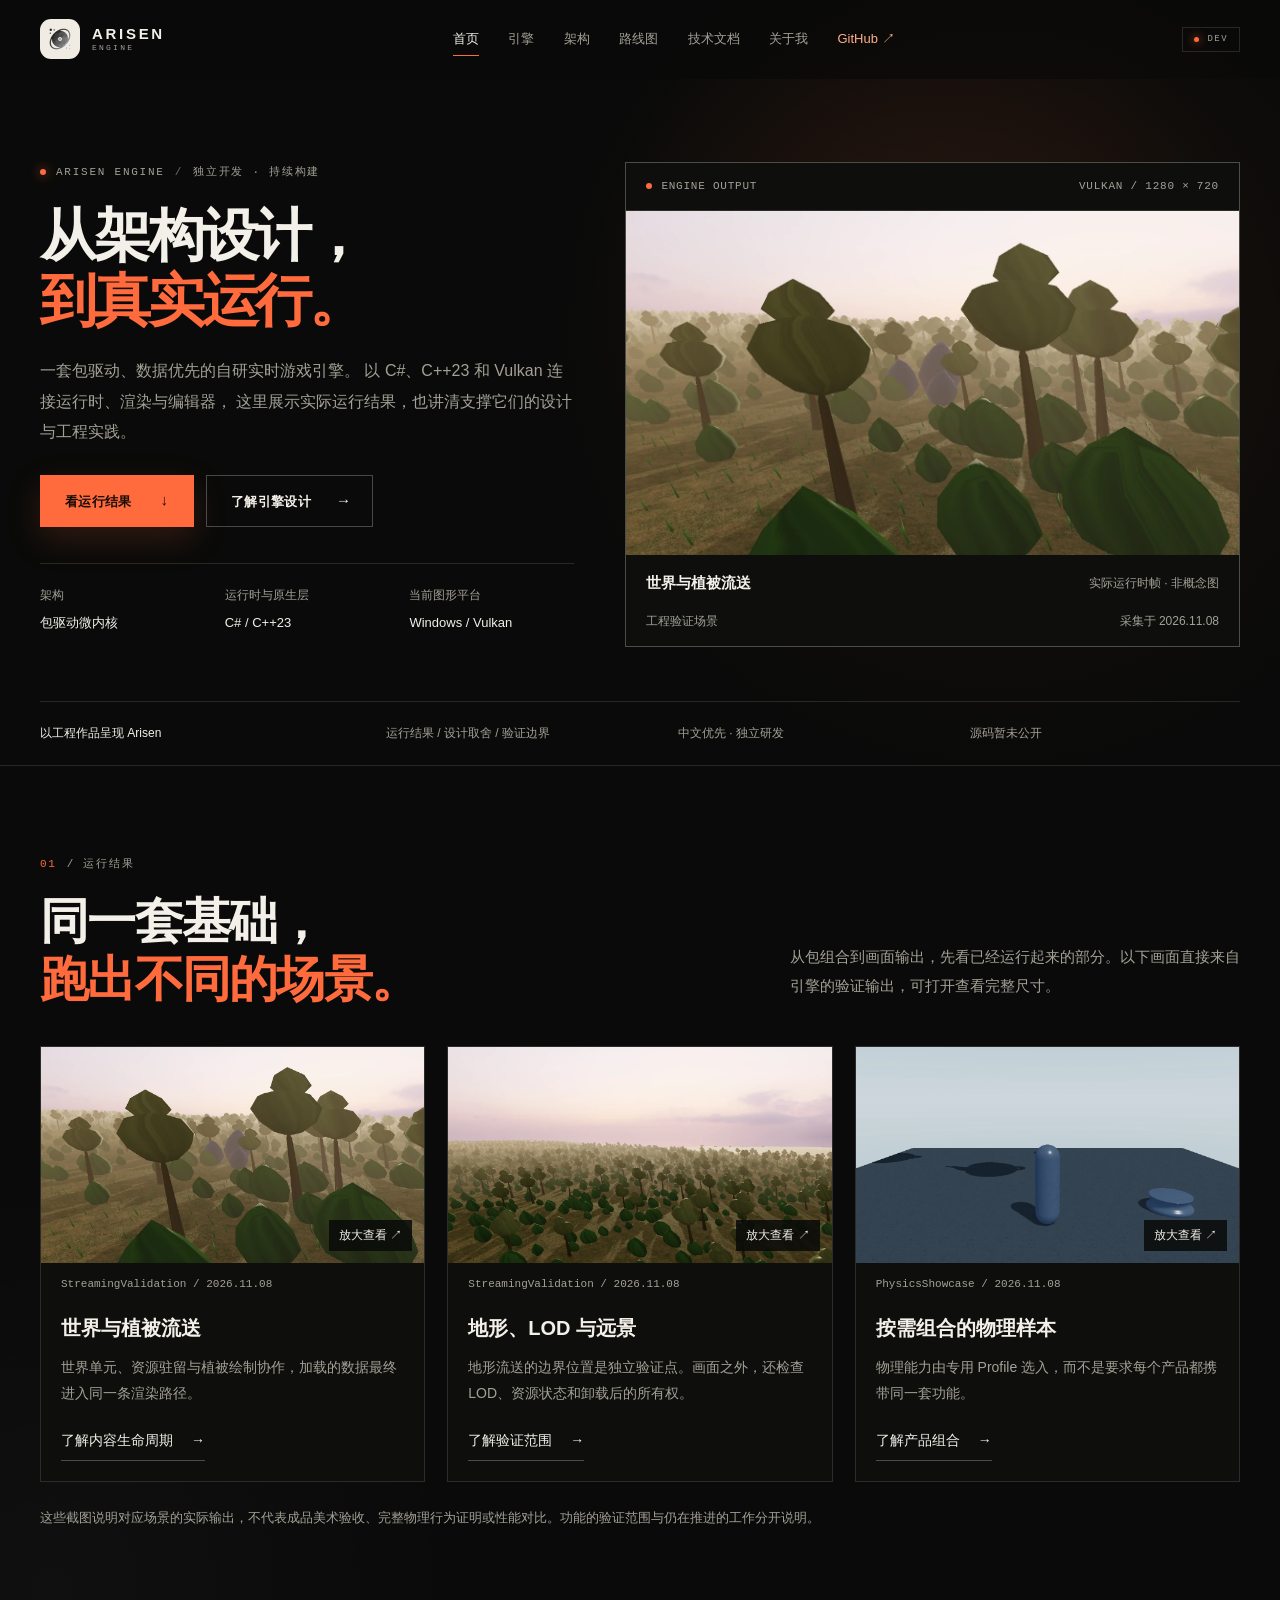
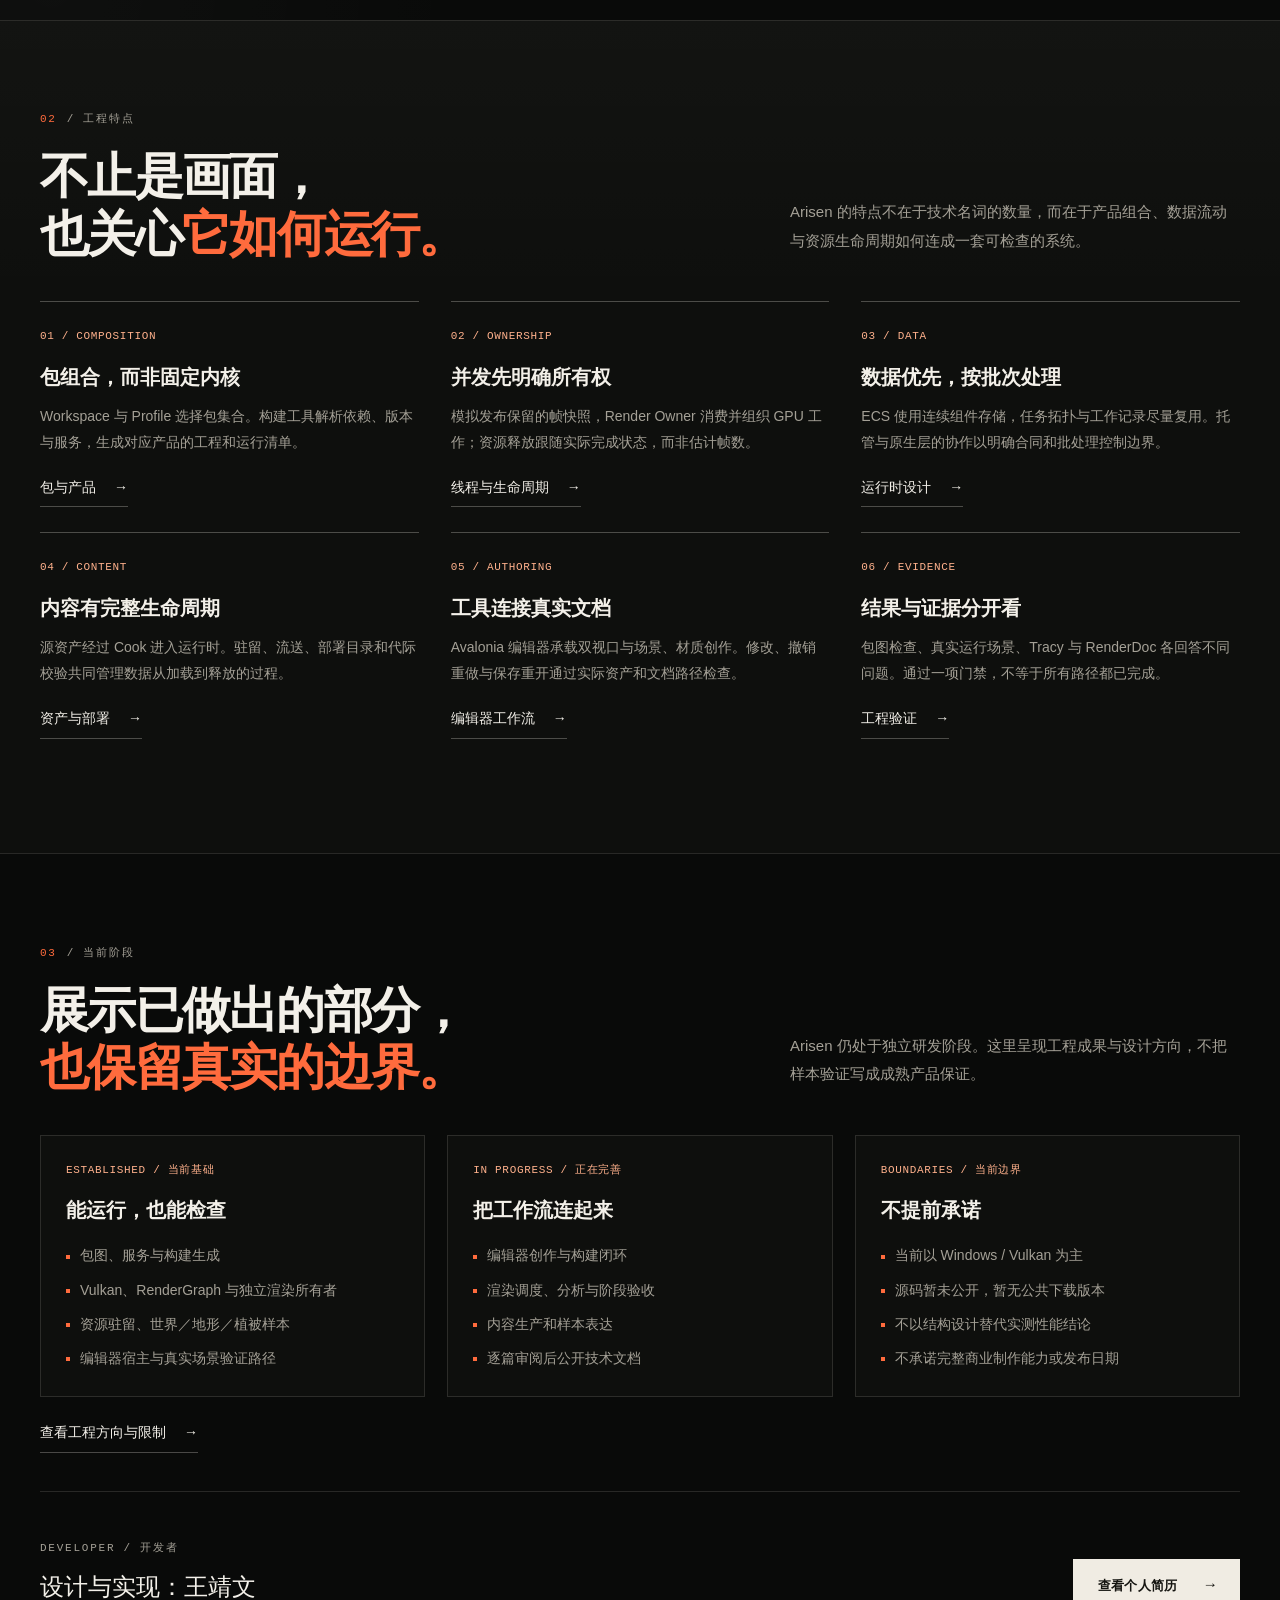
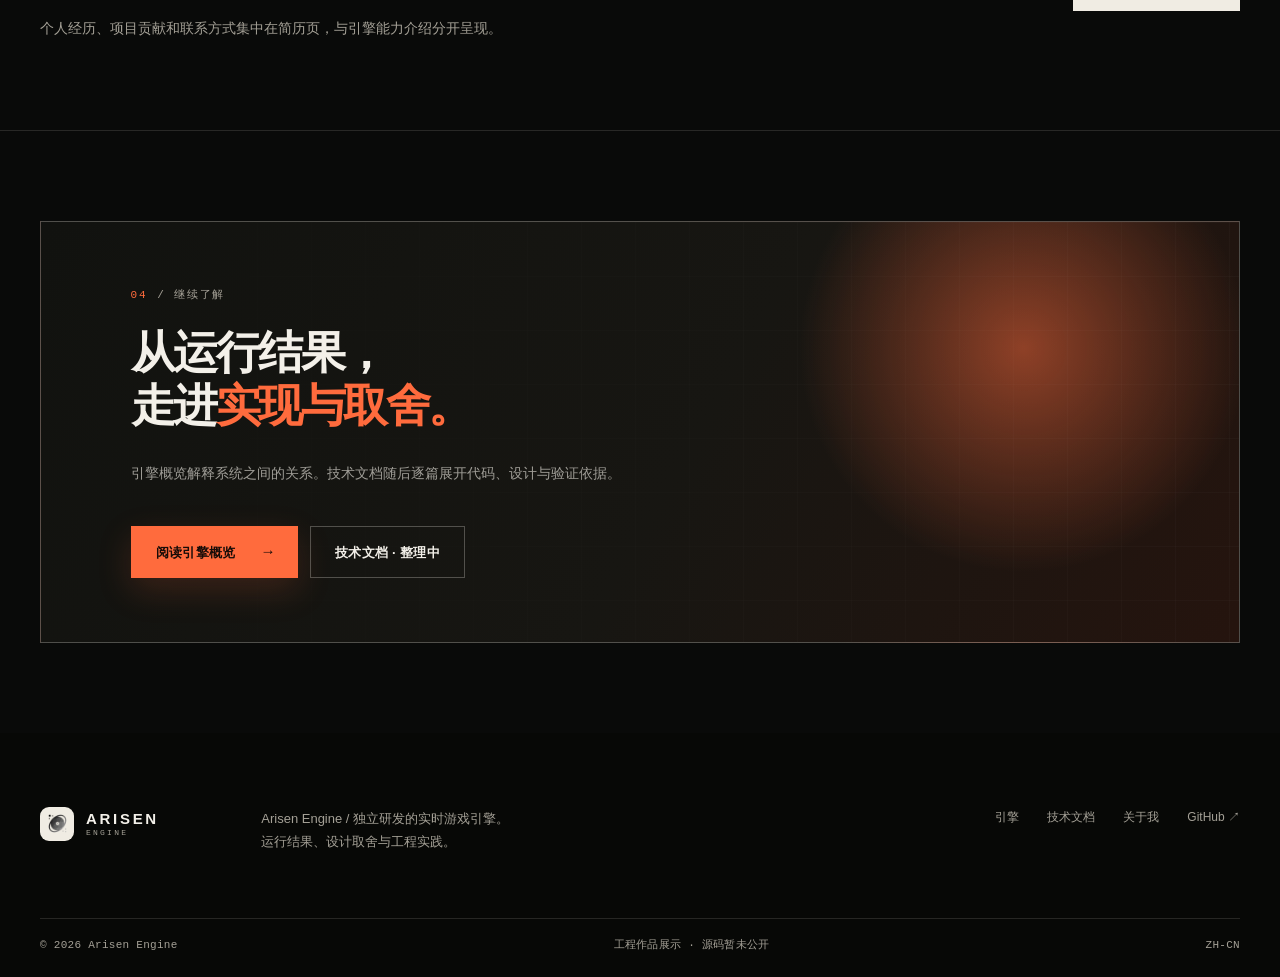
<file: index.html>
<!doctype html>
<html lang="zh-CN">
<head>
  <meta charset="utf-8">
  <meta name="viewport" content="width=device-width, initial-scale=1">
  <meta name="color-scheme" content="dark">
  <meta name="theme-color" content="#0a0a09">
  <title>Arisen Engine — 自研实时引擎与工程实践</title>
  <meta name="description" content="Arisen Engine 的工程作品展示：真实运行画面、包驱动微内核、数据优先运行时、Vulkan 渲染、编辑器与验证边界。">
  <meta name="author" content="王靖文">
  <link rel="canonical" href="https://arisenengine.github.io/">
  <meta property="og:type" content="website">
  <meta property="og:locale" content="zh_CN">
  <meta property="og:title" content="Arisen Engine — 自研实时引擎与工程实践">
  <meta property="og:description" content="Arisen Engine 的工程作品展示：真实运行画面、包驱动微内核、数据优先运行时、Vulkan 渲染、编辑器与验证边界。">
  <meta property="og:url" content="https://arisenengine.github.io/">
  <meta property="og:image" content="https://arisenengine.github.io/assets/images/og-cover.png">
  <meta property="og:image:alt" content="Arisen Engine — 为下一段世界，构建底层">
  <meta name="twitter:card" content="summary_large_image">
  <link rel="icon" type="image/png" href="assets/images/arisen-mark.png">
  <link rel="stylesheet" href="assets/css/site.css">
  <link rel="stylesheet" href="assets/css/portfolio.css">
  <script src="assets/js/site.js" defer></script>
</head>
<body class="page-home">
  <a class="skip-link" href="#main">跳到主要内容</a>

  <header class="site-header" data-header>
    <div class="shell header-inner">
      <a class="brand" href="index.html" aria-label="Arisen Engine 首页">
        <span class="brand-mark"><img src="assets/images/arisen-mark.png" alt="" width="44" height="44"></span>
        <span class="brand-type"><span>ARISEN</span><span class="brand-sub">ENGINE</span></span>
      </a>

      <button class="nav-toggle" type="button" aria-expanded="false" aria-controls="site-nav" data-nav-toggle>
        <span class="nav-toggle-label">菜单</span>
        <span class="nav-toggle-lines" aria-hidden="true"><i></i><i></i></span>
      </button>

      <nav class="site-nav" id="site-nav" aria-label="主导航" data-nav>
        <a href="index.html" aria-current="page">首页</a>
        <a href="engine.html">引擎</a>
        <a href="engine.html#architecture">架构</a>
        <a href="engine.html#roadmap">路线图</a>
        <a href="documentation.html">技术文档</a>
        <a href="about.html">关于我</a>
        <a class="nav-external" href="https://github.com/ArisenEngine" target="_blank" rel="noreferrer">
          GitHub <span aria-hidden="true">↗</span>
        </a>
      </nav>

      <span class="header-state" aria-label="开发状态：开发中">
        <i aria-hidden="true"></i> DEV
      </span>
    </div>
  </header>

  <main id="main">
    <section class="hero">
      <div class="shell hero-grid">
        <div class="hero-copy">
          <p class="eyebrow">
            <span class="status-dot" aria-hidden="true"></span>
            ARISEN ENGINE <span class="eyebrow-sep">/</span> 独立开发 · 持续构建
          </p>
          <h1>从架构设计，<br><span class="accent-text">到真实运行。</span></h1>
          <p class="hero-lede">
            一套包驱动、数据优先的自研实时游戏引擎。
            以 C#、C++23 和 Vulkan 连接运行时、渲染与编辑器，
            这里展示实际运行结果，也讲清支撑它们的设计与工程实践。
          </p>
          <div class="hero-actions">
            <a class="button button--primary" href="#showcase">看运行结果 <span class="button-arrow" aria-hidden="true">↓</span></a>
            <a class="button button--ghost" href="engine.html">了解引擎设计 <span class="button-arrow" aria-hidden="true">→</span></a>
          </div>
          <dl class="hero-specs">
            <div><dt>架构</dt><dd>包驱动微内核</dd></div>
            <div><dt>运行时与原生层</dt><dd>C# / C++23</dd></div>
            <div><dt>当前图形平台</dt><dd>Windows / Vulkan</dd></div>
          </dl>
        </div>
        <figure class="hero-capture">
          <div class="capture-bar">
            <span><i aria-hidden="true"></i> ENGINE OUTPUT</span>
            <span>VULKAN / 1280 × 720</span>
          </div>
          <a class="capture-image" href="assets/images/showcase-world.webp" target="_blank" rel="noreferrer" aria-label="打开世界流送验证场景的完整运行画面">
            <img src="assets/images/showcase-world.webp" alt="Arisen 运行时渲染的世界流送验证场景：地形上的低多边形树木、植被与远处天空。" width="1280" height="720" fetchpriority="high" decoding="async">
          </a>
          <figcaption>
            <div class="capture-caption"><strong>世界与植被流送</strong><span>实际运行时帧 · 非概念图</span></div>
            <div class="capture-note"><span>工程验证场景</span><time datetime="2026-11-08">采集于 2026.11.08</time></div>
          </figcaption>
        </figure>
      </div>
      <div class="shell project-strip" aria-label="项目当前范围">
        <strong>以工程作品呈现 Arisen</strong>
        <span>运行结果 / 设计取舍 / 验证边界</span>
        <span>中文优先 · 独立研发</span>
        <span>源码暂未公开</span>
      </div>
    </section>

    <section class="section" id="showcase">
      <div class="shell">
        <div class="section-heading section-heading--split">
          <div>
            <p class="section-kicker"><span>01</span> / 运行结果</p>
            <h2>同一套基础，<br><span class="accent-text">跑出不同的场景。</span></h2>
          </div>
          <p class="section-intro">从包组合到画面输出，先看已经运行起来的部分。以下画面直接来自引擎的验证输出，可打开查看完整尺寸。</p>
        </div>
        <div class="showcase-grid">
          <article class="showcase-card">
            <figure>
              <a class="capture-image" href="assets/images/showcase-world.webp" target="_blank" rel="noreferrer" aria-label="放大查看世界与植被流送运行画面">
                <img src="assets/images/showcase-world.webp" alt="世界单元加载后，树木与植被在地形中呈现的实际运行画面。" width="1280" height="720" loading="lazy" decoding="async">
              </a>
              <figcaption>StreamingValidation / <time datetime="2026-11-08">2026.11.08</time></figcaption>
            </figure>
            <div class="showcase-copy">
              <h3>世界与植被流送</h3>
              <p>世界单元、资源驻留与植被绘制协作，加载的数据最终进入同一条渲染路径。</p>
              <a class="text-link" href="engine.html#assets">了解内容生命周期 <span aria-hidden="true">→</span></a>
            </div>
          </article>
          <article class="showcase-card">
            <figure>
              <a class="capture-image" href="assets/images/showcase-terrain.webp" target="_blank" rel="noreferrer" aria-label="放大查看地形与植被验证画面">
                <img src="assets/images/showcase-terrain.webp" alt="地形边界与混合 LOD 验证位置的实际画面，树木和地表延伸到远处。" width="1280" height="720" loading="lazy" decoding="async">
              </a>
              <figcaption>StreamingValidation / <time datetime="2026-11-08">2026.11.08</time></figcaption>
            </figure>
            <div class="showcase-copy">
              <h3>地形、LOD 与远景</h3>
              <p>地形流送的边界位置是独立验证点。画面之外，还检查 LOD、资源状态和卸载后的所有权。</p>
              <a class="text-link" href="engine.html#validation">了解验证范围 <span aria-hidden="true">→</span></a>
            </div>
          </article>
          <article class="showcase-card">
            <figure>
              <a class="capture-image" href="assets/images/showcase-physics.webp" target="_blank" rel="noreferrer" aria-label="放大查看物理能力样本运行画面">
                <img src="assets/images/showcase-physics.webp" alt="物理能力样本中，胶囊体与基础几何体在平面上的实际渲染和阴影。" width="1280" height="720" loading="lazy" decoding="async">
              </a>
              <figcaption>PhysicsShowcase / <time datetime="2026-11-08">2026.11.08</time></figcaption>
            </figure>
            <div class="showcase-copy">
              <h3>按需组合的物理样本</h3>
              <p>物理能力由专用 Profile 选入，而不是要求每个产品都携带同一套功能。</p>
              <a class="text-link" href="engine.html#architecture">了解产品组合 <span aria-hidden="true">→</span></a>
            </div>
          </article>
        </div>
        <p class="section-note">这些截图说明对应场景的实际输出，不代表成品美术验收、完整物理行为证明或性能对比。功能的验证范围与仍在推进的工作分开说明。</p>
      </div>
    </section>

    <section class="section section--capabilities" id="capabilities">
      <div class="shell" id="structure">
        <div class="section-heading section-heading--split">
          <div>
            <p class="section-kicker"><span>02</span> / 工程特点</p>
            <h2>不止是画面，<br>也关心<span class="accent-text">它如何运行。</span></h2>
          </div>
          <p class="section-intro">Arisen 的特点不在于技术名词的数量，而在于产品组合、数据流动与资源生命周期如何连成一套可检查的系统。</p>
        </div>
        <div class="feature-grid">
          <article class="feature-card">
            <span class="feature-label">01 / COMPOSITION</span>
            <h3>包组合，而非固定内核</h3>
            <p>Workspace 与 Profile 选择包集合。构建工具解析依赖、版本与服务，生成对应产品的工程和运行清单。</p>
            <a class="text-link" href="engine.html#architecture">包与产品 <span aria-hidden="true">→</span></a>
          </article>
          <article class="feature-card">
            <span class="feature-label">02 / OWNERSHIP</span>
            <h3>并发先明确所有权</h3>
            <p>模拟发布保留的帧快照，Render Owner 消费并组织 GPU 工作；资源释放跟随实际完成状态，而非估计帧数。</p>
            <a class="text-link" href="engine.html#runtime">线程与生命周期 <span aria-hidden="true">→</span></a>
          </article>
          <article class="feature-card">
            <span class="feature-label">03 / DATA</span>
            <h3>数据优先，按批次处理</h3>
            <p>ECS 使用连续组件存储，任务拓扑与工作记录尽量复用。托管与原生层的协作以明确合同和批处理控制边界。</p>
            <a class="text-link" href="engine.html#runtime">运行时设计 <span aria-hidden="true">→</span></a>
          </article>
          <article class="feature-card">
            <span class="feature-label">04 / CONTENT</span>
            <h3>内容有完整生命周期</h3>
            <p>源资产经过 Cook 进入运行时。驻留、流送、部署目录和代际校验共同管理数据从加载到释放的过程。</p>
            <a class="text-link" href="engine.html#assets">资产与部署 <span aria-hidden="true">→</span></a>
          </article>
          <article class="feature-card">
            <span class="feature-label">05 / AUTHORING</span>
            <h3>工具连接真实文档</h3>
            <p>Avalonia 编辑器承载双视口与场景、材质创作。修改、撤销重做与保存重开通过实际资产和文档路径检查。</p>
            <a class="text-link" href="engine.html#editor">编辑器工作流 <span aria-hidden="true">→</span></a>
          </article>
          <article class="feature-card">
            <span class="feature-label">06 / EVIDENCE</span>
            <h3>结果与证据分开看</h3>
            <p>包图检查、真实运行场景、Tracy 与 RenderDoc 各回答不同问题。通过一项门禁，不等于所有路径都已完成。</p>
            <a class="text-link" href="engine.html#validation">工程验证 <span aria-hidden="true">→</span></a>
          </article>
        </div>
      </div>
    </section>

    <section class="section" id="project-status">
      <div class="shell">
        <div class="section-heading section-heading--split">
          <div>
            <p class="section-kicker"><span>03</span> / 当前阶段</p>
            <h2>展示已做出的部分，<br><span class="accent-text">也保留真实的边界。</span></h2>
          </div>
          <p class="section-intro">Arisen 仍处于独立研发阶段。这里呈现工程成果与设计方向，不把样本验证写成成熟产品保证。</p>
        </div>
        <div class="status-grid">
          <article class="status-card">
            <span class="status-label">ESTABLISHED / 当前基础</span>
            <h3>能运行，也能检查</h3>
            <ul><li>包图、服务与构建生成</li><li>Vulkan、RenderGraph 与独立渲染所有者</li><li>资源驻留、世界／地形／植被样本</li><li>编辑器宿主与真实场景验证路径</li></ul>
          </article>
          <article class="status-card">
            <span class="status-label">IN PROGRESS / 正在完善</span>
            <h3>把工作流连起来</h3>
            <ul><li>编辑器创作与构建闭环</li><li>渲染调度、分析与阶段验收</li><li>内容生产和样本表达</li><li>逐篇审阅后公开技术文档</li></ul>
          </article>
          <article class="status-card">
            <span class="status-label">BOUNDARIES / 当前边界</span>
            <h3>不提前承诺</h3>
            <ul><li>当前以 Windows / Vulkan 为主</li><li>源码暂未公开，暂无公共下载版本</li><li>不以结构设计替代实测性能结论</li><li>不承诺完整商业制作能力或发布日期</li></ul>
          </article>
        </div>
        <a class="text-link" href="engine.html#roadmap">查看工程方向与限制 <span aria-hidden="true">→</span></a>
        <div class="developer-link">
          <div>
            <p class="section-kicker">DEVELOPER / 开发者</p>
            <h3>设计与实现：王靖文</h3>
            <p>个人经历、项目贡献和联系方式集中在简历页，与引擎能力介绍分开呈现。</p>
          </div>
          <a class="button button--paper" href="about.html">查看个人简历 <span class="button-arrow" aria-hidden="true">→</span></a>
        </div>
      </div>
    </section>

    <section class="section section--closing">
      <div class="shell">
        <div class="closing-panel">
          <p class="section-kicker"><span>04</span> / 继续了解</p>
          <h2>从运行结果，<br>走进<span class="accent-text">实现与取舍。</span></h2>
          <p>引擎概览解释系统之间的关系。技术文档随后逐篇展开代码、设计与验证依据。</p>
          <div class="closing-actions">
            <a class="button button--primary" href="engine.html">阅读引擎概览 <span class="button-arrow" aria-hidden="true">→</span></a>
            <a class="button button--ghost" href="documentation.html">技术文档 · 整理中</a>
          </div>
        </div>
      </div>
    </section>
  </main>

  <footer class="site-footer">
    <div class="shell footer-main">
      <a class="brand brand--footer" href="index.html" aria-label="Arisen Engine 首页">
        <span class="brand-mark"><img src="assets/images/arisen-mark.png" alt="" width="36" height="36"></span>
        <span class="brand-type"><span>ARISEN</span><span class="brand-sub">ENGINE</span></span>
      </a>
      <p class="footer-statement">Arisen Engine / 独立研发的实时游戏引擎。<br>运行结果、设计取舍与工程实践。</p>
      <div class="footer-links">
        <a href="engine.html">引擎</a>
        <a href="documentation.html">技术文档</a>
        <a href="about.html">关于我</a>
        <a href="https://github.com/ArisenEngine" target="_blank" rel="noreferrer">GitHub ↗</a>
      </div>
    </div>
    <div class="shell footer-meta">
      <span>© <span data-year>2026</span> Arisen Engine</span>
      <span>工程作品展示 · 源码暂未公开</span>
      <span>ZH-CN</span>
    </div>
  </footer>
</body>
</html>
</file>
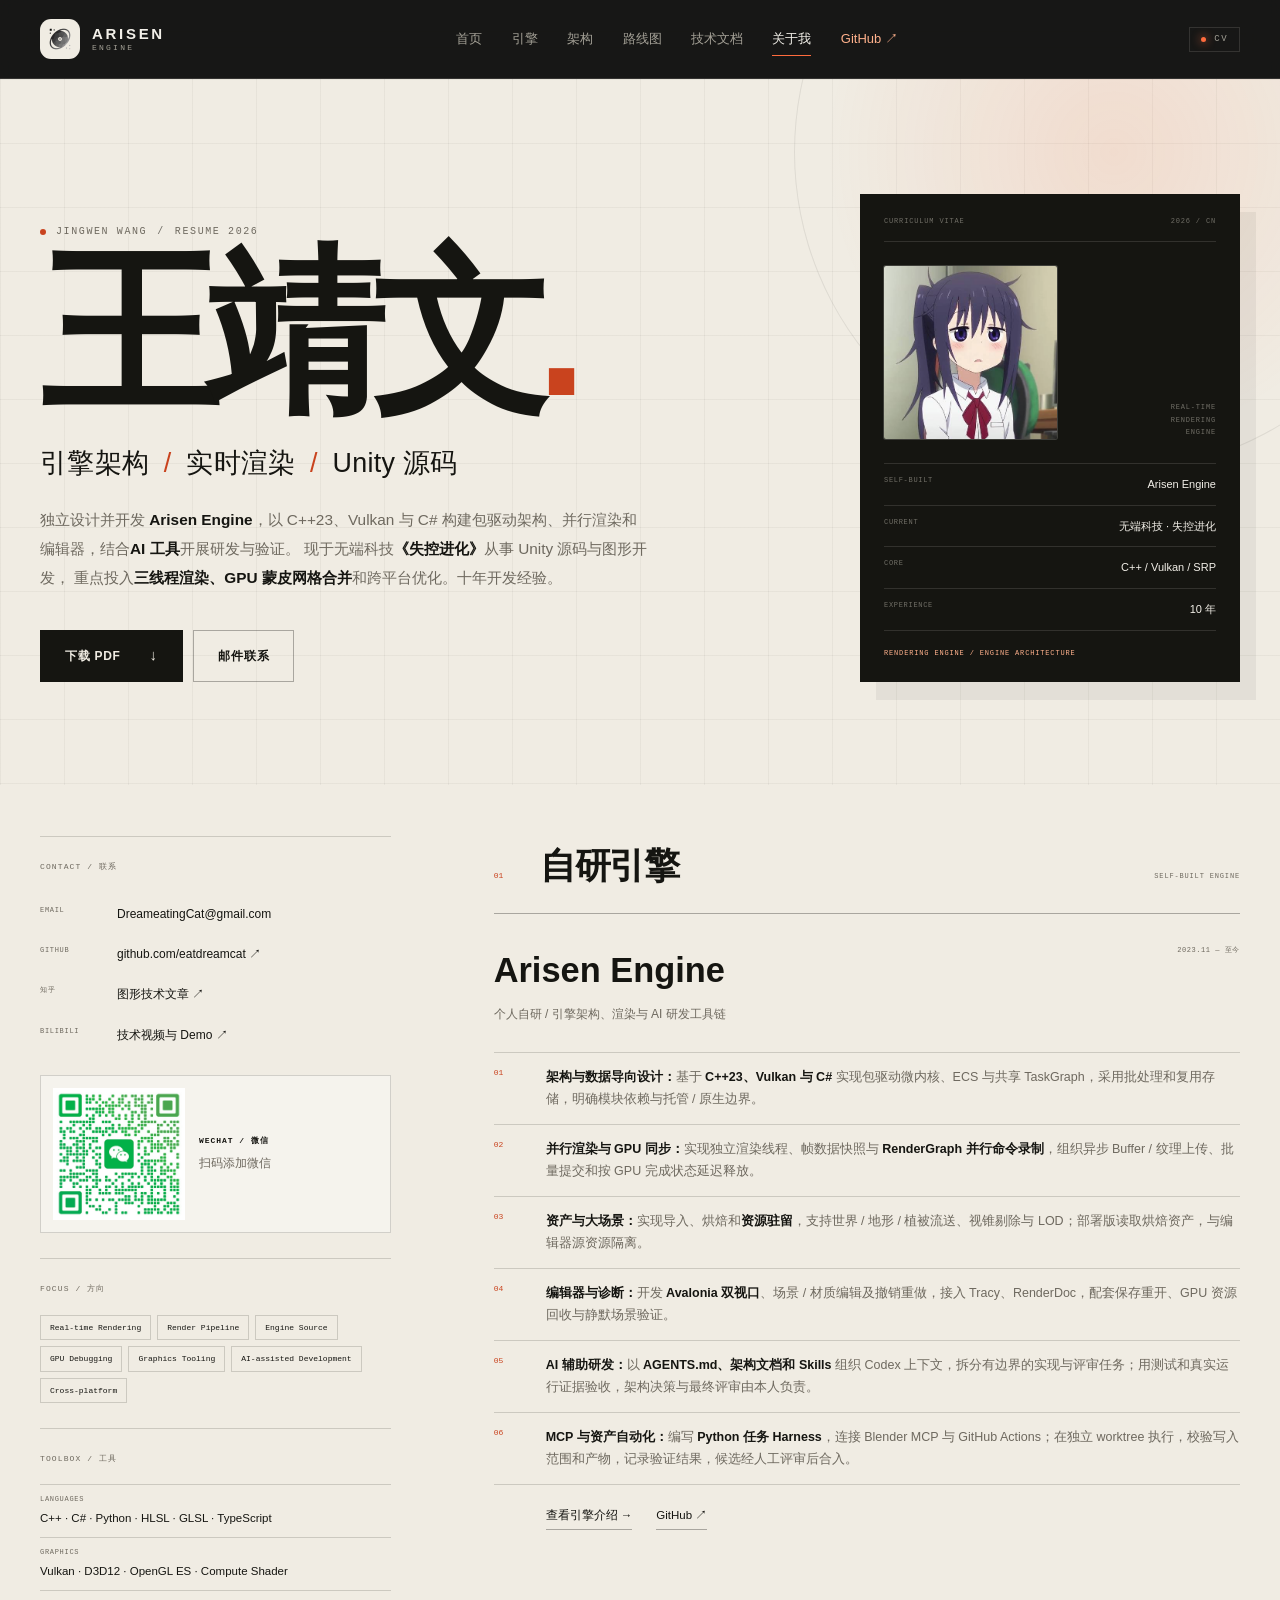
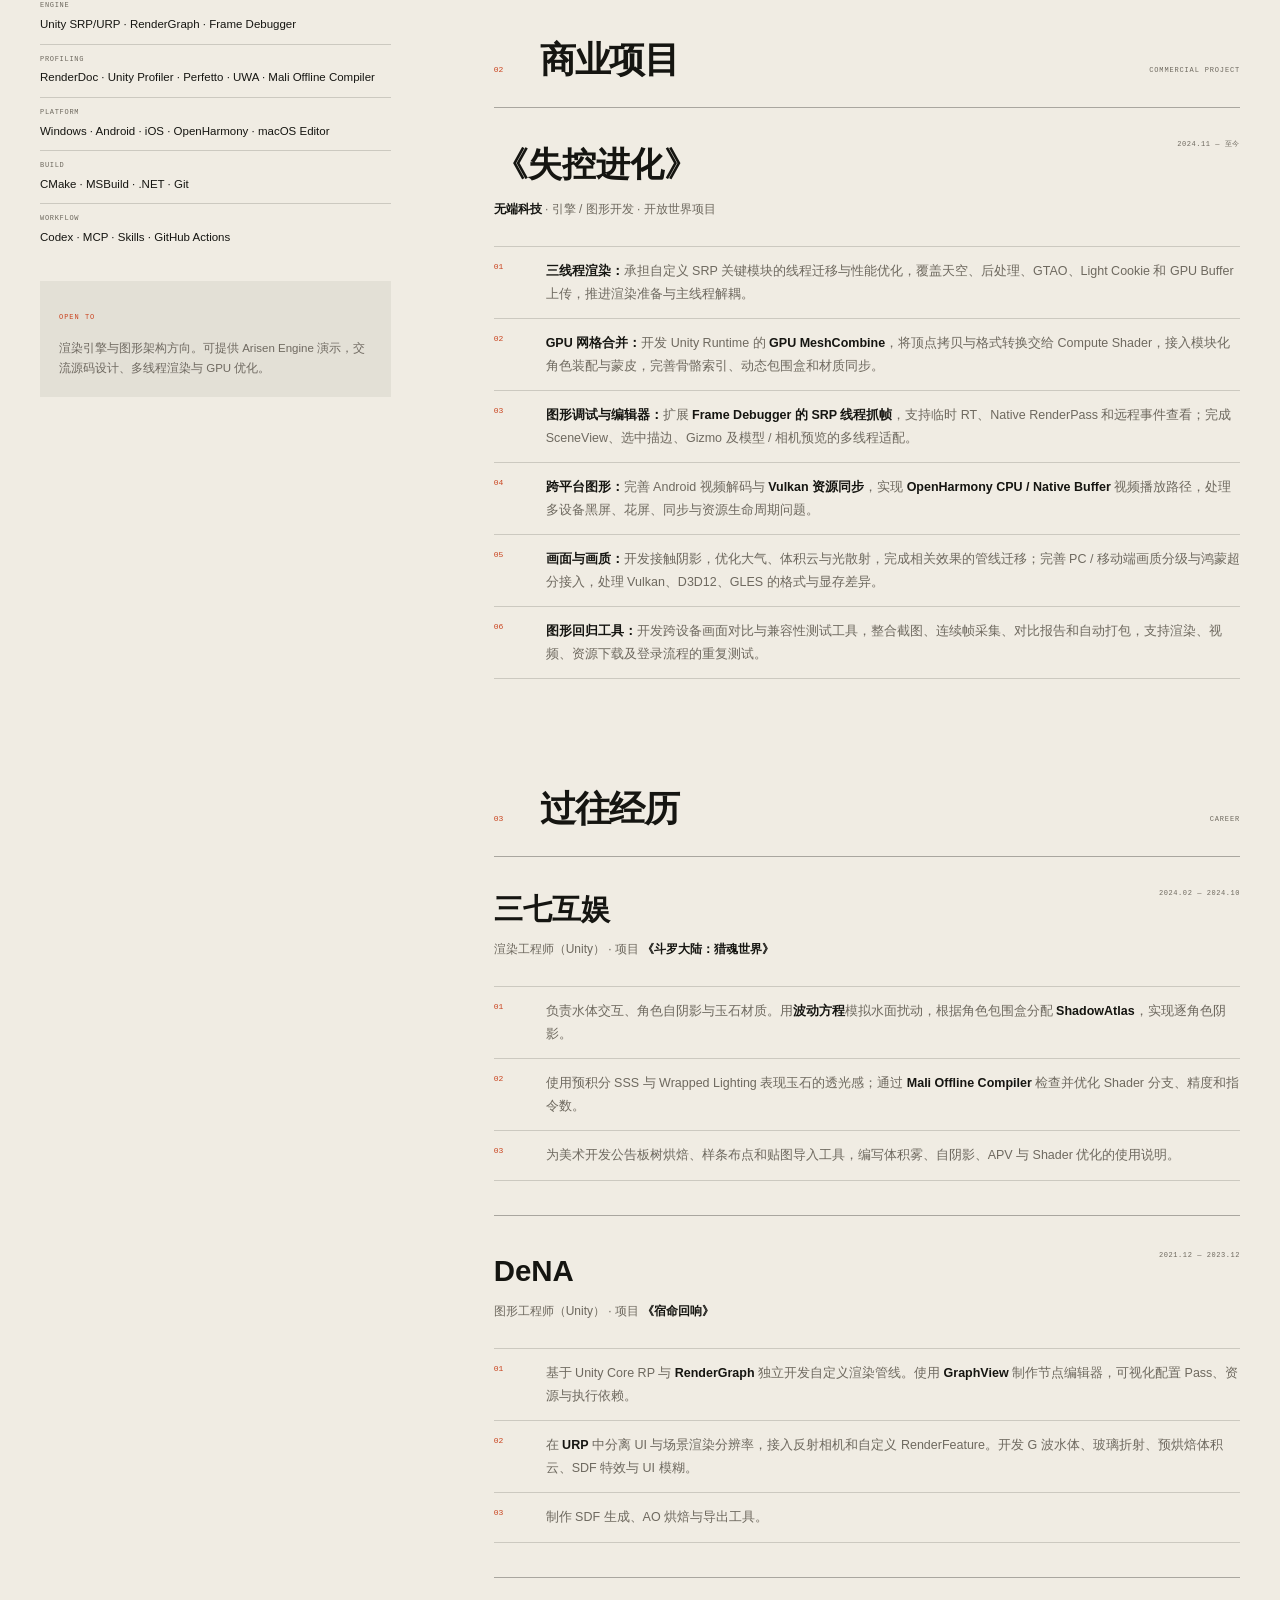
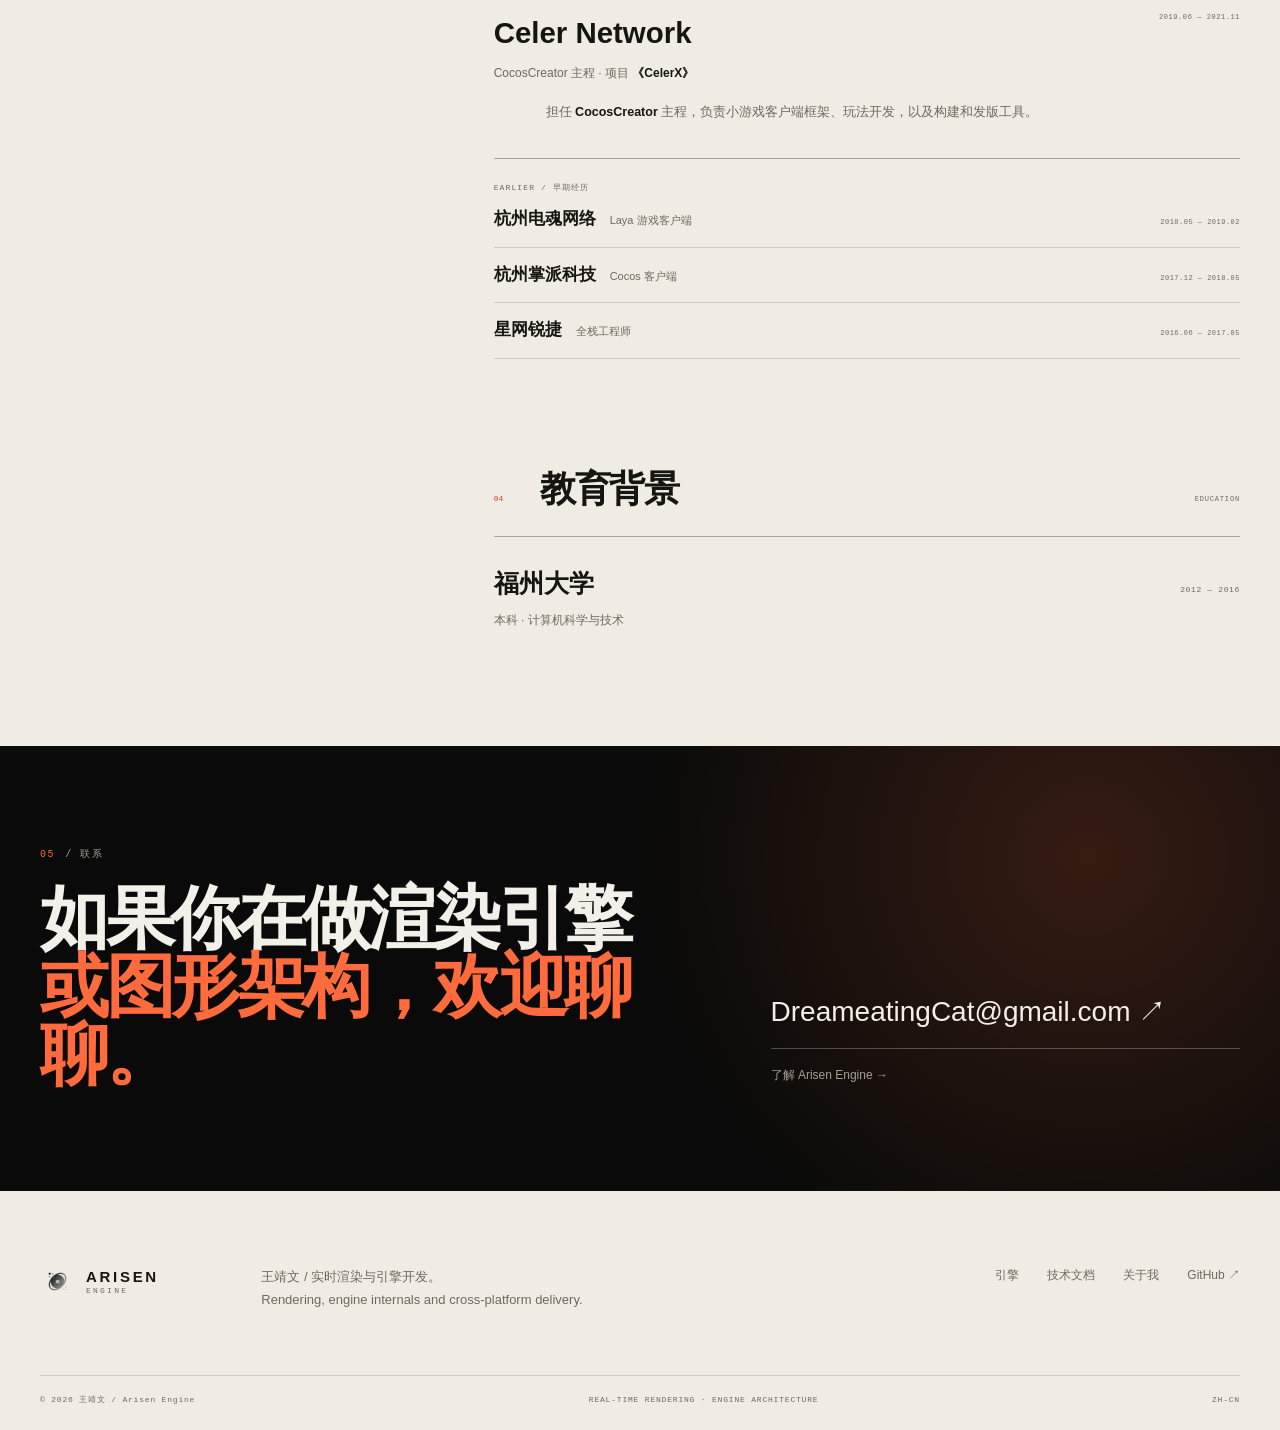
<file: about.html>
<!doctype html>
<html lang="zh-CN">
<head>
  <meta charset="utf-8">
  <meta name="viewport" content="width=device-width, initial-scale=1">
  <meta name="color-scheme" content="light">
  <meta name="theme-color" content="#0a0a09">
  <title>王靖文 — 实时渲染 / 引擎架构 | Arisen Engine</title>
  <meta name="description" content="王靖文的个人简历：Arisen Engine 独立开发者，专注引擎架构、并行渲染与可验证的 AI 辅助研发；在《失控进化》从事 Unity 源码与跨平台图形开发。">
  <meta name="author" content="王靖文">
  <link rel="canonical" href="https://arisenengine.github.io/about.html">
  <meta property="og:type" content="profile">
  <meta property="og:locale" content="zh_CN">
  <meta property="og:title" content="王靖文 — 实时渲染 / 引擎架构">
  <meta property="og:description" content="Arisen Engine 独立开发者，《失控进化》引擎 / 图形开发。并行渲染、GPU 资源管理与 AI 研发工作流。">
  <meta property="og:url" content="https://arisenengine.github.io/about.html">
  <meta property="og:image" content="https://arisenengine.github.io/assets/images/og-cover.png">
  <meta property="og:image:alt" content="王靖文 — 实时渲染与引擎开发个人简历">
  <meta name="twitter:card" content="summary_large_image">
  <link rel="icon" type="image/png" href="assets/images/arisen-mark.png">
  <link rel="stylesheet" href="assets/css/site.css">
  <link rel="stylesheet" href="assets/css/resume-print.css" media="print">
  <script src="assets/js/site.js" defer></script>
  <script src="assets/js/resume-print.js" defer></script>
</head>
<body class="page-about">
  <a class="skip-link" href="#main">跳到主要内容</a>

  <header class="site-header site-header--solid" data-header>
    <div class="shell header-inner">
      <a class="brand" href="index.html" aria-label="Arisen Engine 首页">
        <span class="brand-mark"><img src="assets/images/arisen-mark.png" alt="" width="44" height="44"></span>
        <span class="brand-type"><span>ARISEN</span><span class="brand-sub">ENGINE</span></span>
      </a>

      <button class="nav-toggle" type="button" aria-expanded="false" aria-controls="site-nav" data-nav-toggle>
        <span class="nav-toggle-label">菜单</span>
        <span class="nav-toggle-lines" aria-hidden="true"><i></i><i></i></span>
      </button>

      <nav class="site-nav" id="site-nav" aria-label="主导航" data-nav>
        <a href="index.html">首页</a>
        <a href="engine.html">引擎</a>
        <a href="engine.html#architecture">架构</a>
        <a href="engine.html#roadmap">路线图</a>
        <a href="documentation.html">技术文档</a>
        <a href="about.html" aria-current="page">关于我</a>
        <a class="nav-external" href="https://github.com/eatdreamcat" target="_blank" rel="noreferrer">
          GitHub <span aria-hidden="true">↗</span>
        </a>
      </nav>

      <span class="header-state" aria-label="简历页面">
        <i aria-hidden="true"></i> CV
      </span>
    </div>
  </header>

  <main id="main">
    <section class="resume-hero" id="profile">
      <div class="shell">
        <div class="resume-hero-grid">
          <div class="resume-hero-copy">
            <p class="eyebrow eyebrow--dark reveal">
              <span class="status-dot status-dot--dark" aria-hidden="true"></span>
              JINGWEN WANG <span class="eyebrow-sep">/</span> RESUME 2026
            </p>
            <h1 class="reveal">王靖文<span class="accent-text">.</span></h1>
            <p class="resume-role reveal">引擎架构 <span>/</span> 实时渲染 <span>/</span> Unity 源码</p>
            <p class="resume-intro reveal">
              独立设计并开发 <strong>Arisen Engine</strong>，以 C++23、Vulkan 与 C#
              构建包驱动架构、并行渲染和编辑器，结合<strong>AI 工具</strong>开展研发与验证。
              现于无端科技<strong>《失控进化》</strong>从事 Unity 源码与图形开发，
              重点投入<strong>三线程渲染、GPU 蒙皮网格合并</strong>和跨平台优化。十年开发经验。
            </p>
            <div class="resume-actions reveal">
              <a class="button button--ink" href="assets/wang-jingwen-resume.pdf" download="王靖文-实时渲染-引擎架构.pdf" type="application/pdf">
                下载 PDF <span class="button-arrow" aria-hidden="true">↓</span>
              </a>
              <a class="button button--line-dark" href="mailto:DreameatingCat@gmail.com">
                邮件联系
              </a>
            </div>
          </div>

          <aside class="resume-card reveal" aria-label="简历摘要">
            <div class="resume-card-head">
              <span>CURRICULUM VITAE</span>
              <span>2026 / CN</span>
            </div>
            <div class="resume-monogram">
              <img src="assets/images/wang-jingwen-avatar.jpg" alt="王靖文的卡通头像" width="447" height="447" decoding="async">
              <i>REAL-TIME<br>RENDERING<br>ENGINE</i>
            </div>
            <dl class="resume-card-facts">
              <div><dt>SELF-BUILT</dt><dd>Arisen Engine</dd></div>
              <div><dt>CURRENT</dt><dd>无端科技 · 失控进化</dd></div>
              <div><dt>CORE</dt><dd>C++ / Vulkan / SRP</dd></div>
              <div><dt>EXPERIENCE</dt><dd>10 年</dd></div>
            </dl>
            <p class="resume-card-note">RENDERING ENGINE / ENGINE ARCHITECTURE</p>
          </aside>
        </div>
      </div>
    </section>

    <section class="resume-body">
      <div class="shell">
        <div class="resume-layout">
          <aside class="resume-sidebar">
            <section class="resume-side-section reveal">
              <p class="resume-label">CONTACT / 联系</p>
              <ul class="contact-list">
                <li>
                  <span>EMAIL</span>
                  <a href="mailto:DreameatingCat@gmail.com">DreameatingCat@gmail.com</a>
                </li>
                <li>
                  <span>GITHUB</span>
                  <a href="https://github.com/eatdreamcat" target="_blank" rel="noreferrer">github.com/eatdreamcat ↗</a>
                </li>
                <li>
                  <span>知乎</span>
                  <a href="https://www.zhihu.com/people/chi-meng-de-mao/posts" target="_blank" rel="noreferrer">图形技术文章 ↗</a>
                </li>
                <li>
                  <span>BILIBILI</span>
                  <a href="https://space.bilibili.com/1121734657" target="_blank" rel="noreferrer">技术视频与 Demo ↗</a>
                </li>
              </ul>
              <a class="wechat-card" href="assets/images/wechat-qr.png" target="_blank" rel="noreferrer" aria-label="打开王靖文的微信二维码">
                <img src="assets/images/wechat-qr.png" alt="王靖文的微信二维码" width="132" height="132">
                <span><strong>WECHAT / 微信</strong><small>扫码添加微信</small></span>
              </a>
            </section>

            <section class="resume-side-section reveal">
              <p class="resume-label">FOCUS / 方向</p>
              <div class="focus-list">
                <span>Real-time Rendering</span>
                <span>Render Pipeline</span>
                <span>Engine Source</span>
                <span>GPU Debugging</span>
                <span>Graphics Tooling</span>
                <span>AI-assisted Development</span>
                <span>Cross-platform</span>
              </div>
            </section>

            <section class="resume-side-section reveal">
              <p class="resume-label">TOOLBOX / 工具</p>
              <dl class="skill-list">
                <div><dt>LANGUAGES</dt><dd>C++ · C# · Python · HLSL · GLSL · TypeScript</dd></div>
                <div><dt>GRAPHICS</dt><dd>Vulkan · D3D12 · OpenGL ES · Compute Shader</dd></div>
                <div><dt>ENGINE</dt><dd>Unity SRP/URP · RenderGraph · Frame Debugger</dd></div>
                <div><dt>PROFILING</dt><dd>RenderDoc · Unity Profiler · Perfetto · UWA · Mali Offline Compiler</dd></div>
                <div><dt>PLATFORM</dt><dd>Windows · Android · iOS · OpenHarmony · macOS Editor</dd></div>
                <div><dt>BUILD</dt><dd>CMake · MSBuild · .NET · Git</dd></div>
                <div><dt>WORKFLOW</dt><dd>Codex · MCP · Skills · GitHub Actions</dd></div>
              </dl>
            </section>

            <div class="resume-side-note reveal">
              <span>OPEN TO</span>
              <p>渲染引擎与图形架构方向。可提供 Arisen Engine 演示，交流源码设计、多线程渲染与 GPU 优化。</p>
            </div>
          </aside>

          <div class="resume-main">
            <section class="resume-section reveal" id="projects">
              <div class="resume-section-head">
                <span>01</span>
                <h2>自研引擎</h2>
                <i>SELF-BUILT ENGINE</i>
              </div>
              <div class="project-feature">
                <div class="project-feature-head">
                  <div>
                    <h3>Arisen Engine</h3>
                    <p>个人自研 / 引擎架构、渲染与 AI 研发工具链</p>
                  </div>
                  <span>2023.11 — 至今</span>
                </div>
                <ul class="experience-list">
                  <li>
                    <span>01</span>
                    <p><strong>架构与数据导向设计：</strong>基于 <strong>C++23、Vulkan 与 C#</strong> 实现包驱动微内核、ECS 与共享 TaskGraph，采用批处理和复用存储，明确模块依赖与托管 / 原生边界。</p>
                  </li>
                  <li>
                    <span>02</span>
                    <p><strong>并行渲染与 GPU 同步：</strong>实现独立渲染线程、帧数据快照与 <strong>RenderGraph 并行命令录制</strong>，组织异步 Buffer / 纹理上传、批量提交和按 GPU 完成状态延迟释放。</p>
                  </li>
                  <li>
                    <span>03</span>
                    <p><strong>资产与大场景：</strong>实现导入、烘焙和<strong>资源驻留</strong>，支持世界 / 地形 / 植被流送、视锥剔除与 LOD；部署版读取烘焙资产，与编辑器源资源隔离。</p>
                  </li>
                  <li>
                    <span>04</span>
                    <p><strong>编辑器与诊断：</strong>开发 <strong>Avalonia 双视口</strong>、场景 / 材质编辑及撤销重做，接入 Tracy、RenderDoc，配套保存重开、GPU 资源回收与静默场景验证。</p>
                  </li>
                  <li>
                    <span>05</span>
                    <p><strong>AI 辅助研发：</strong>以 <strong>AGENTS.md、架构文档和 Skills</strong> 组织 Codex 上下文，拆分有边界的实现与评审任务；用测试和真实运行证据验收，架构决策与最终评审由本人负责。</p>
                  </li>
                  <li>
                    <span>06</span>
                    <p><strong>MCP 与资产自动化：</strong>编写 <strong>Python 任务 Harness</strong>，连接 Blender MCP 与 GitHub Actions；在独立 worktree 执行，校验写入范围和产物，记录验证结果，候选经人工评审后合入。</p>
                  </li>
                </ul>
                <div class="project-links">
                  <a href="engine.html">查看引擎介绍 <span aria-hidden="true">→</span></a>
                  <a href="https://github.com/eatdreamcat" target="_blank" rel="noreferrer">GitHub <span aria-hidden="true">↗</span></a>
                </div>
              </div>
            </section>

            <section class="resume-section reveal" id="experience">
              <div class="resume-section-head">
                <span>02</span>
                <h2>商业项目</h2>
                <i>COMMERCIAL PROJECT</i>
              </div>

              <article class="experience-item">
                <div class="experience-head">
                  <div>
                    <h3>《失控进化》</h3>
                    <p><strong>无端科技</strong> · 引擎 / 图形开发 · 开放世界项目</p>
                  </div>
                  <span class="experience-time">2024.11 — 至今</span>
                </div>
                <ul class="experience-list">
                  <li>
                    <span>01</span>
                    <p><strong>三线程渲染：</strong>承担自定义 SRP 关键模块的线程迁移与性能优化，覆盖天空、后处理、GTAO、Light Cookie 和 GPU Buffer 上传，推进渲染准备与主线程解耦。</p>
                  </li>
                  <li>
                    <span>02</span>
                    <p><strong>GPU 网格合并：</strong>开发 Unity Runtime 的 <strong>GPU MeshCombine</strong>，将顶点拷贝与格式转换交给 Compute Shader，接入模块化角色装配与蒙皮，完善骨骼索引、动态包围盒和材质同步。</p>
                  </li>
                  <li>
                    <span>03</span>
                    <p><strong>图形调试与编辑器：</strong>扩展 <strong>Frame Debugger 的 SRP 线程抓帧</strong>，支持临时 RT、Native RenderPass 和远程事件查看；完成 SceneView、选中描边、Gizmo 及模型 / 相机预览的多线程适配。</p>
                  </li>
                  <li>
                    <span>04</span>
                    <p><strong>跨平台图形：</strong>完善 Android 视频解码与 <strong>Vulkan 资源同步</strong>，实现 <strong>OpenHarmony CPU / Native Buffer</strong> 视频播放路径，处理多设备黑屏、花屏、同步与资源生命周期问题。</p>
                  </li>
                  <li>
                    <span>05</span>
                    <p><strong>画面与画质：</strong>开发接触阴影，优化大气、体积云与光散射，完成相关效果的管线迁移；完善 PC / 移动端画质分级与鸿蒙超分接入，处理 Vulkan、D3D12、GLES 的格式与显存差异。</p>
                  </li>
                  <li>
                    <span>06</span>
                    <p><strong>图形回归工具：</strong>开发跨设备画面对比与兼容性测试工具，整合截图、连续帧采集、对比报告和自动打包，支持渲染、视频、资源下载及登录流程的重复测试。</p>
                  </li>
                </ul>
              </article>
            </section>

            <section class="resume-section reveal" id="career">
              <div class="resume-section-head">
                <span>03</span>
                <h2>过往经历</h2>
                <i>CAREER</i>
              </div>
              <article class="experience-item">
                <div class="experience-head">
                  <div>
                    <h3>三七互娱</h3>
                    <p>渲染工程师（Unity） · 项目 <strong>《斗罗大陆：猎魂世界》</strong></p>
                  </div>
                  <span class="experience-time">2024.02 — 2024.10</span>
                </div>
                <ul class="experience-list">
                  <li>
                    <span>01</span>
                    <p>负责水体交互、角色自阴影与玉石材质。用<strong>波动方程</strong>模拟水面扰动，根据角色包围盒分配 <strong>ShadowAtlas</strong>，实现逐角色阴影。</p>
                  </li>
                  <li>
                    <span>02</span>
                    <p>使用预积分 SSS 与 Wrapped Lighting 表现玉石的透光感；通过 <strong>Mali Offline Compiler</strong> 检查并优化 Shader 分支、精度和指令数。</p>
                  </li>
                  <li>
                    <span>03</span>
                    <p>为美术开发公告板树烘焙、样条布点和贴图导入工具，编写体积雾、自阴影、APV 与 Shader 优化的使用说明。</p>
                  </li>
                </ul>
              </article>

              <article class="experience-item">
                <div class="experience-head">
                  <div>
                    <h3>DeNA</h3>
                    <p>图形工程师（Unity） · 项目 <strong>《宿命回响》</strong></p>
                  </div>
                  <span class="experience-time">2021.12 — 2023.12</span>
                </div>
                <ul class="experience-list">
                  <li>
                    <span>01</span>
                    <p>基于 Unity Core RP 与 <strong>RenderGraph</strong> 独立开发自定义渲染管线。使用 <strong>GraphView</strong> 制作节点编辑器，可视化配置 Pass、资源与执行依赖。</p>
                  </li>
                  <li>
                    <span>02</span>
                    <p>在 <strong>URP</strong> 中分离 UI 与场景渲染分辨率，接入反射相机和自定义 RenderFeature。开发 G 波水体、玻璃折射、预烘焙体积云、SDF 特效与 UI 模糊。</p>
                  </li>
                  <li>
                    <span>03</span>
                    <p>制作 SDF 生成、AO 烘焙与导出工具。</p>
                  </li>
                </ul>
              </article>

              <article class="experience-item experience-item--compact">
                <div class="experience-head">
                  <div>
                    <h3>Celer Network</h3>
                    <p>CocosCreator 主程 · 项目 <strong>《CelerX》</strong></p>
                  </div>
                  <span class="experience-time">2019.06 — 2021.11</span>
                </div>
                <p class="experience-summary">担任 <strong>CocosCreator</strong> 主程，负责小游戏客户端框架、玩法开发，以及构建和发版工具。</p>
              </article>

              <div class="early-history">
                <p class="resume-label">EARLIER / 早期经历</p>
                <div class="early-row">
                  <div><strong>杭州电魂网络</strong><span>Laya 游戏客户端</span></div>
                  <time>2018.05 — 2019.02</time>
                </div>
                <div class="early-row">
                  <div><strong>杭州掌派科技</strong><span>Cocos 客户端</span></div>
                  <time>2017.12 — 2018.05</time>
                </div>
                <div class="early-row">
                  <div><strong>星网锐捷</strong><span>全栈工程师</span></div>
                  <time>2016.06 — 2017.05</time>
                </div>
              </div>
            </section>

            <section class="resume-section resume-section--education reveal" id="education">
              <div class="resume-section-head">
                <span>04</span>
                <h2>教育背景</h2>
                <i>EDUCATION</i>
              </div>
              <div class="education-row">
                <div>
                  <h3>福州大学</h3>
                  <p>本科 · 计算机科学与技术</p>
                </div>
                <span>2012 — 2016</span>
              </div>
            </section>

          </div>
        </div>
      </div>
    </section>

    <section class="contact-band">
      <div class="shell contact-band-inner">
        <div>
          <p class="section-kicker"><span>05</span> / 联系</p>
          <h2>如果你在做渲染引擎<br><span>或图形架构，欢迎聊聊。</span></h2>
        </div>
        <div class="contact-band-actions">
          <a class="contact-mail" href="mailto:DreameatingCat@gmail.com">
            DreameatingCat@gmail.com <span aria-hidden="true">↗</span>
          </a>
          <a class="contact-link" href="engine.html">了解 Arisen Engine <span aria-hidden="true">→</span></a>
        </div>
      </div>
    </section>
  </main>

  <footer class="site-footer site-footer--paper">
    <div class="shell footer-main">
      <a class="brand brand--footer" href="index.html" aria-label="Arisen Engine 首页">
        <span class="brand-mark"><img src="assets/images/arisen-mark.png" alt="" width="36" height="36"></span>
        <span class="brand-type"><span>ARISEN</span><span class="brand-sub">ENGINE</span></span>
      </a>
      <p class="footer-statement">王靖文 / 实时渲染与引擎开发。<br>Rendering, engine internals and cross-platform delivery.</p>
      <div class="footer-links">
        <a href="engine.html">引擎</a>
        <a href="documentation.html">技术文档</a>
        <a href="about.html">关于我</a>
        <a href="https://github.com/eatdreamcat" target="_blank" rel="noreferrer">GitHub ↗</a>
      </div>
    </div>
    <div class="shell footer-meta">
      <span>© <span data-year>2026</span> 王靖文 / Arisen Engine</span>
      <span>REAL-TIME RENDERING · ENGINE ARCHITECTURE</span>
      <span>ZH-CN</span>
    </div>
  </footer>

  <template id="resume-print-layout">
    <article id="resume-print-document" hidden aria-label="王靖文的项目重点简历">
      <section class="pdf-page pdf-page--projects" aria-label="重点项目">
        <header class="pdf-header">
          <div class="pdf-name-row">
            <div data-print-source=".resume-hero-copy h1"></div>
            <p class="pdf-english-name" data-print-name></p>
          </div>
          <div class="pdf-role" data-print-source=".resume-role"></div>
          <div class="pdf-primary-contact">
            <div data-print-source=".contact-list li:nth-child(1) a"></div>
            <div data-print-source=".contact-list li:nth-child(2) a"></div>
          </div>
          <div class="pdf-summary" data-print-source=".resume-intro"></div>
        </header>
        <div class="pdf-project" data-print-source="#projects"></div>
        <div class="pdf-project" data-print-source="#experience"></div>
      </section>
      <section class="pdf-page pdf-page--career" aria-label="履历与技术栈">
        <div class="pdf-career" data-print-source="#career"></div>
        <div class="pdf-education" data-print-source="#education"></div>
        <section class="pdf-skills">
          <h2>技术栈</h2>
          <div data-print-source=".skill-list"></div>
        </section>
        <section class="pdf-contact-section">
          <h2>作品与联系</h2>
          <div class="pdf-contact-grid">
            <div class="pdf-secondary-contact">
              <div data-print-source=".contact-list li:nth-child(1)"></div>
              <div data-print-source=".contact-list li:nth-child(2)"></div>
              <div data-print-source=".contact-list li:nth-child(3)"></div>
              <div data-print-source=".contact-list li:nth-child(4)"></div>
            </div>
            <div class="pdf-wechat" data-print-source=".wechat-card"></div>
          </div>
        </section>
      </section>
    </article>
  </template>
</body>
</html>
</file>
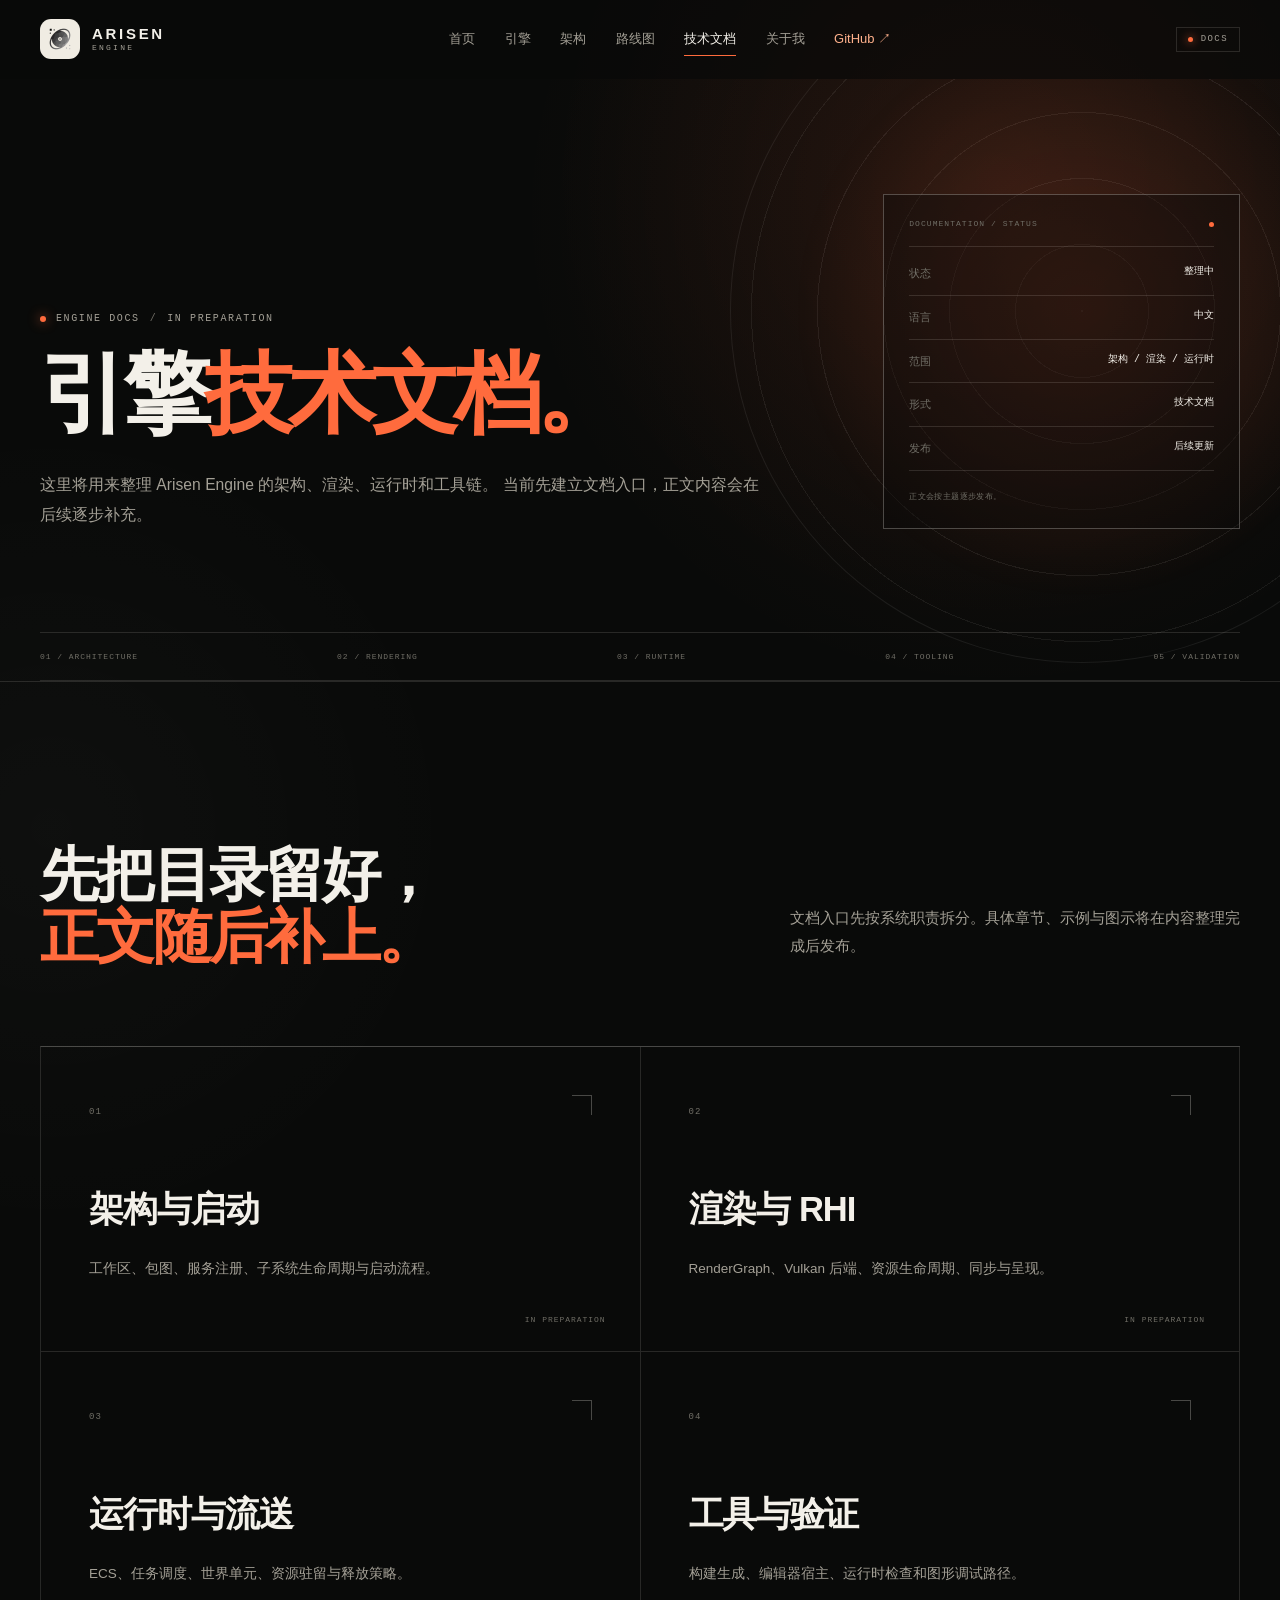
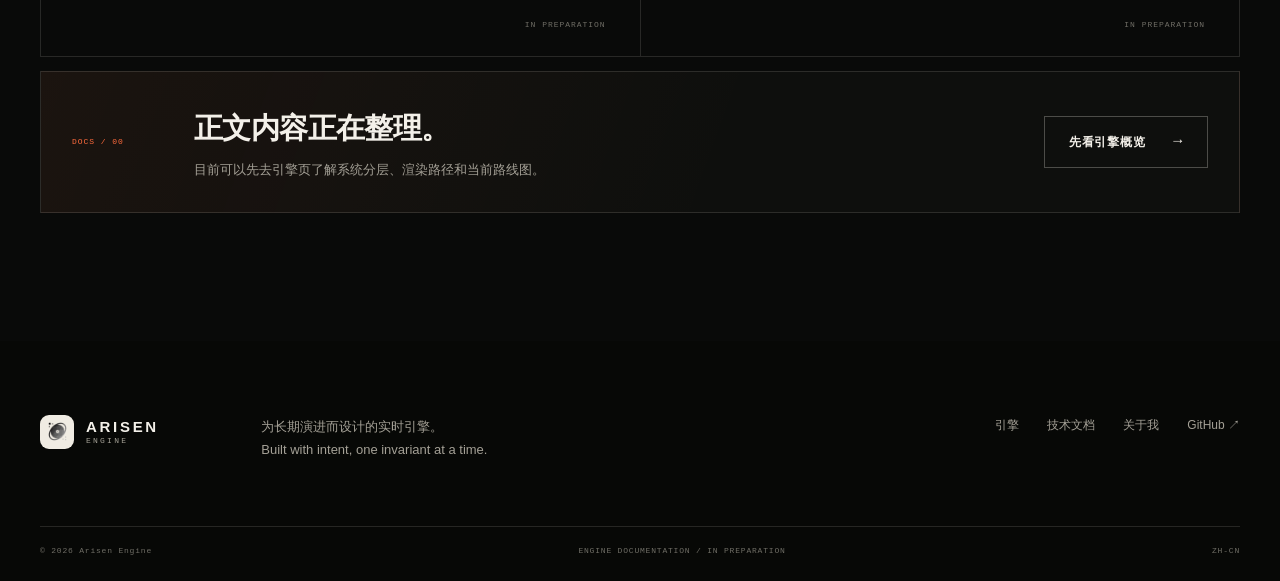
<file: documentation.html>
<!doctype html>
<html lang="zh-CN">
<head>
  <meta charset="utf-8">
  <meta name="viewport" content="width=device-width, initial-scale=1">
  <meta name="color-scheme" content="dark">
  <meta name="theme-color" content="#0a0a09">
  <title>引擎技术文档 — Arisen Engine</title>
  <meta name="description" content="Arisen Engine 技术文档入口，后续将整理架构、渲染、运行时、工具链和工程验证内容。">
  <meta name="author" content="王靖文">
  <link rel="canonical" href="https://arisenengine.github.io/documentation.html">
  <meta property="og:type" content="website">
  <meta property="og:locale" content="zh_CN">
  <meta property="og:title" content="引擎技术文档 — Arisen Engine">
  <meta property="og:description" content="Arisen Engine 的架构、渲染、运行时、工具链与验证文档入口。">
  <meta property="og:url" content="https://arisenengine.github.io/documentation.html">
  <meta property="og:image" content="https://arisenengine.github.io/assets/images/og-cover.png">
  <meta property="og:image:alt" content="Arisen Engine 技术文档">
  <meta name="twitter:card" content="summary_large_image">
  <link rel="icon" type="image/png" href="assets/images/arisen-mark.png">
  <link rel="stylesheet" href="assets/css/site.css">
  <script src="assets/js/site.js" defer></script>
</head>
<body class="page-docs">
  <a class="skip-link" href="#main">跳到主要内容</a>

  <header class="site-header" data-header>
    <div class="shell header-inner">
      <a class="brand" href="index.html" aria-label="Arisen Engine 首页">
        <span class="brand-mark"><img src="assets/images/arisen-mark.png" alt="" width="44" height="44"></span>
        <span class="brand-type"><span>ARISEN</span><span class="brand-sub">ENGINE</span></span>
      </a>

      <button class="nav-toggle" type="button" aria-expanded="false" aria-controls="site-nav" data-nav-toggle>
        <span class="nav-toggle-label">菜单</span>
        <span class="nav-toggle-lines" aria-hidden="true"><i></i><i></i></span>
      </button>

      <nav class="site-nav" id="site-nav" aria-label="主导航" data-nav>
        <a href="index.html">首页</a>
        <a href="engine.html">引擎</a>
        <a href="engine.html#architecture">架构</a>
        <a href="engine.html#roadmap">路线图</a>
        <a href="documentation.html" aria-current="page">技术文档</a>
        <a href="about.html">关于我</a>
        <a class="nav-external" href="https://github.com/ArisenEngine" target="_blank" rel="noreferrer">
          GitHub <span aria-hidden="true">↗</span>
        </a>
      </nav>

      <span class="header-state" aria-label="文档状态：整理中">
        <i aria-hidden="true"></i> DOCS
      </span>
    </div>
  </header>

  <main id="main">
    <section class="page-hero page-hero--docs" data-glow>
      <div class="shell">
        <div class="page-hero-grid">
          <div>
            <p class="eyebrow reveal">
              <span class="status-dot" aria-hidden="true"></span>
              ENGINE DOCS <span class="eyebrow-sep">/</span> IN PREPARATION
            </p>
            <h1 class="reveal">引擎<span class="accent-text">技术文档。</span></h1>
            <p class="page-hero-lede reveal">
              这里将用来整理 Arisen Engine 的架构、渲染、运行时和工具链。
              当前先建立文档入口，正文内容会在后续逐步补充。
            </p>
          </div>

          <aside class="engine-fact-panel reveal" aria-label="文档状态">
            <div class="fact-panel-head">
              <span>DOCUMENTATION / STATUS</span>
              <i aria-hidden="true"></i>
            </div>
            <dl>
              <div><dt>状态</dt><dd>整理中</dd></div>
              <div><dt>语言</dt><dd>中文</dd></div>
              <div><dt>范围</dt><dd>架构 / 渲染 / 运行时</dd></div>
              <div><dt>形式</dt><dd>技术文档</dd></div>
              <div><dt>发布</dt><dd>后续更新</dd></div>
            </dl>
            <p>正文会按主题逐步发布。</p>
          </aside>
        </div>

        <div class="page-hero-meta reveal">
          <span>01 / ARCHITECTURE</span>
          <span>02 / RENDERING</span>
          <span>03 / RUNTIME</span>
          <span>04 / TOOLING</span>
          <span>05 / VALIDATION</span>
        </div>
      </div>
    </section>

    <section class="section section--docs-index">
      <div class="shell">
        <div class="section-heading section-heading--split">
          <div>
            <p class="section-kicker reveal"><span>01</span> / 文档结构</p>
            <h2 class="reveal">先把目录留好，<br><span class="accent-text">正文随后补上。</span></h2>
          </div>
          <p class="section-intro reveal">
            文档入口先按系统职责拆分。具体章节、示例与图示将在内容整理完成后发布。
          </p>
        </div>

        <div class="principles-detailed">
          <article class="detail-card reveal">
            <span class="detail-number">01</span>
            <h3>架构与启动</h3>
            <p>工作区、包图、服务注册、子系统生命周期与启动流程。</p>
            <span class="detail-tag">IN PREPARATION</span>
          </article>
          <article class="detail-card reveal">
            <span class="detail-number">02</span>
            <h3>渲染与 RHI</h3>
            <p>RenderGraph、Vulkan 后端、资源生命周期、同步与呈现。</p>
            <span class="detail-tag">IN PREPARATION</span>
          </article>
          <article class="detail-card reveal">
            <span class="detail-number">03</span>
            <h3>运行时与流送</h3>
            <p>ECS、任务调度、世界单元、资源驻留与释放策略。</p>
            <span class="detail-tag">IN PREPARATION</span>
          </article>
          <article class="detail-card reveal">
            <span class="detail-number">04</span>
            <h3>工具与验证</h3>
            <p>构建生成、编辑器宿主、运行时检查和图形调试路径。</p>
            <span class="detail-tag">IN PREPARATION</span>
          </article>
        </div>

        <div class="docs-notice reveal">
          <span>DOCS / 00</span>
          <div>
            <h2>正文内容正在整理。</h2>
            <p>目前可以先去引擎页了解系统分层、渲染路径和当前路线图。</p>
          </div>
          <a class="button button--ghost" href="engine.html">先看引擎概览 <span class="button-arrow" aria-hidden="true">→</span></a>
        </div>
      </div>
    </section>
  </main>

  <footer class="site-footer">
    <div class="shell footer-main">
      <a class="brand brand--footer" href="index.html" aria-label="Arisen Engine 首页">
        <span class="brand-mark"><img src="assets/images/arisen-mark.png" alt="" width="36" height="36"></span>
        <span class="brand-type"><span>ARISEN</span><span class="brand-sub">ENGINE</span></span>
      </a>
      <p class="footer-statement">为长期演进而设计的实时引擎。<br>Built with intent, one invariant at a time.</p>
      <div class="footer-links">
        <a href="engine.html">引擎</a>
        <a href="documentation.html">技术文档</a>
        <a href="about.html">关于我</a>
        <a href="https://github.com/ArisenEngine" target="_blank" rel="noreferrer">GitHub ↗</a>
      </div>
    </div>
    <div class="shell footer-meta">
      <span>© <span data-year>2026</span> Arisen Engine</span>
      <span>ENGINE DOCUMENTATION / IN PREPARATION</span>
      <span>ZH-CN</span>
    </div>
  </footer>
</body>
</html>
</file>
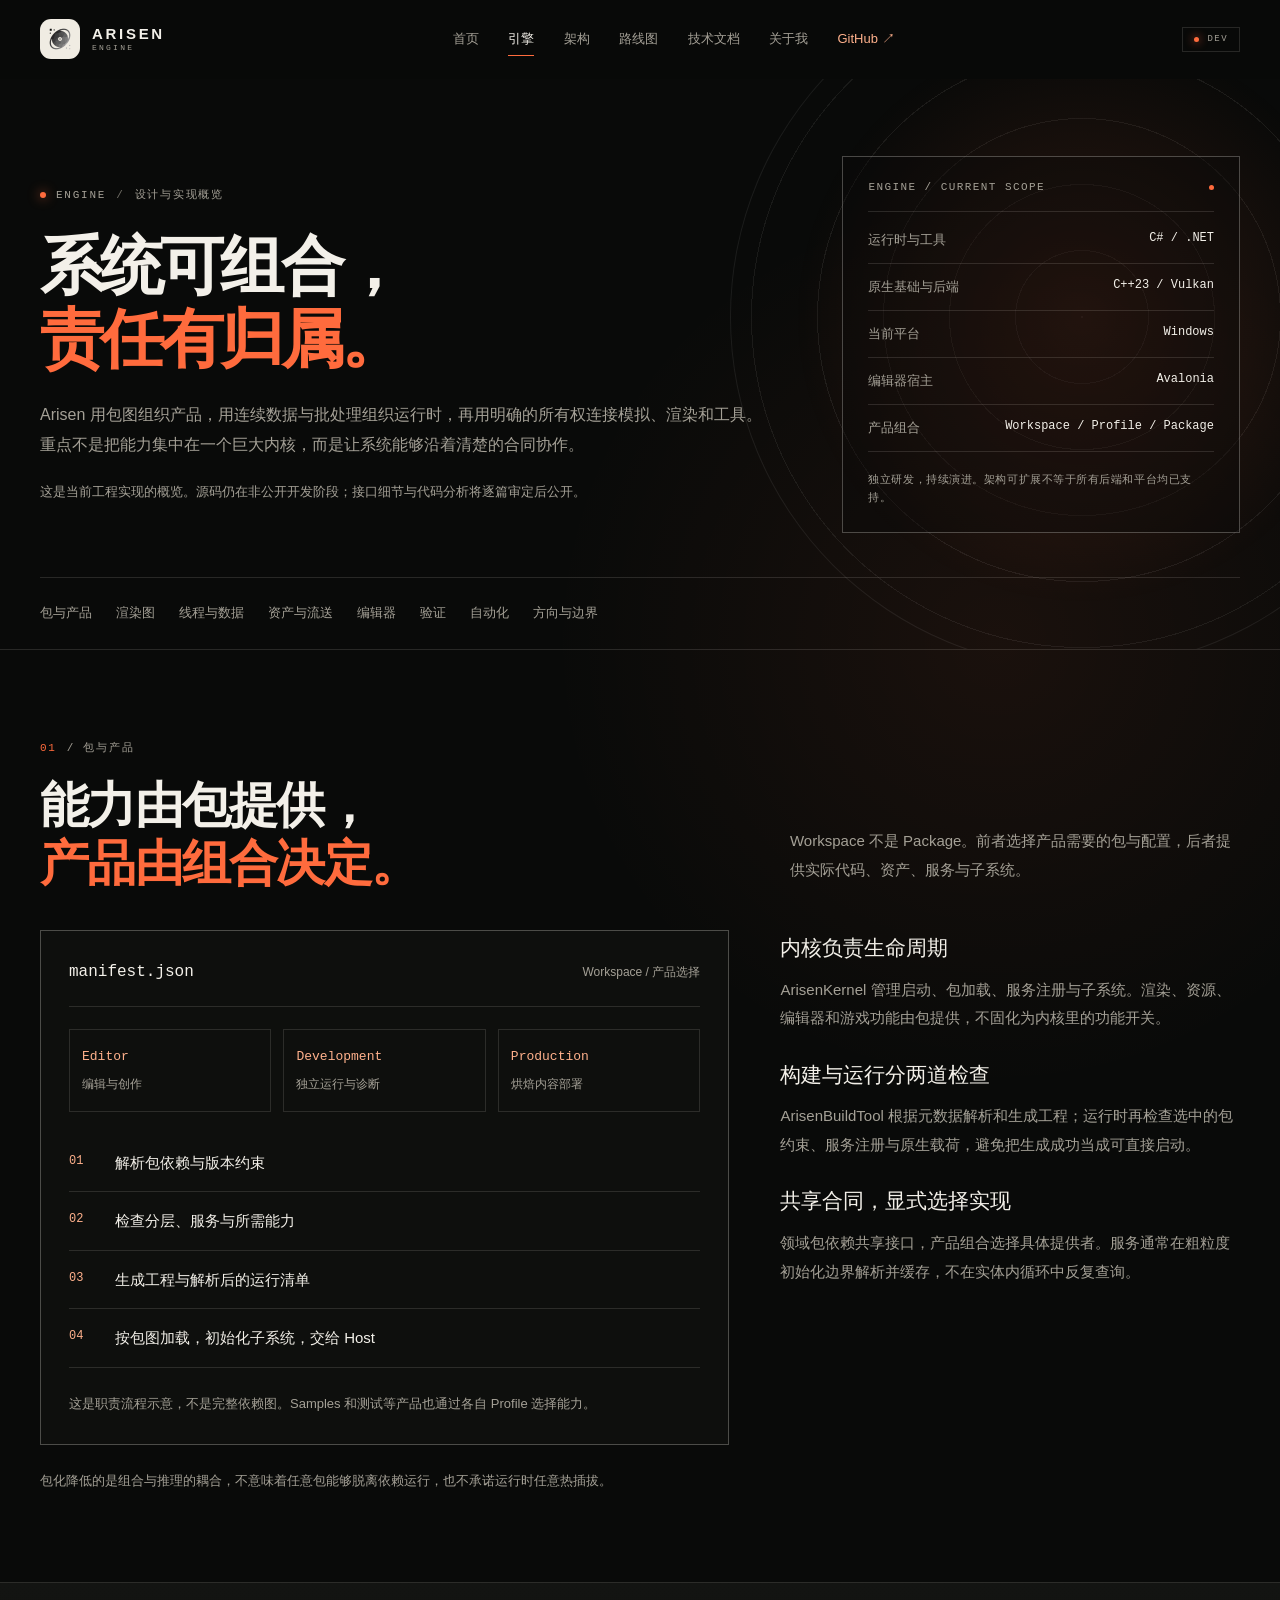
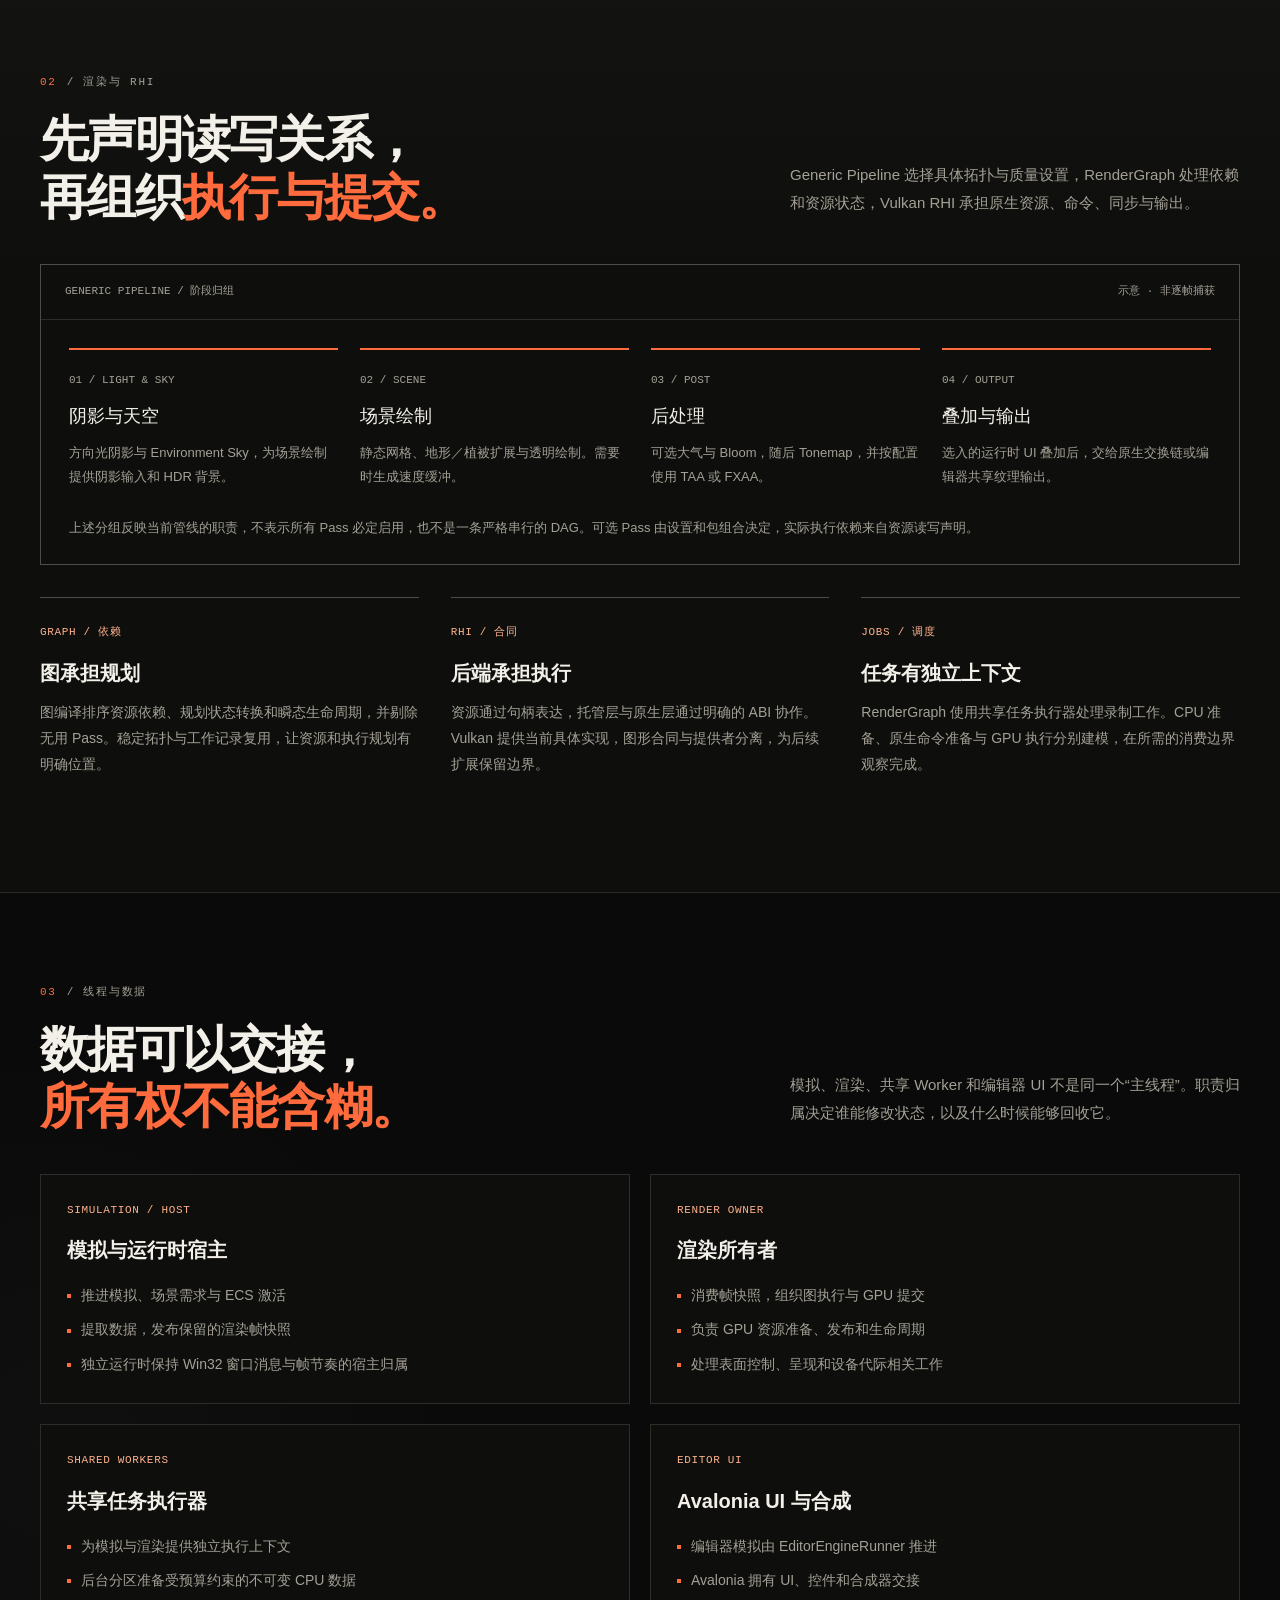
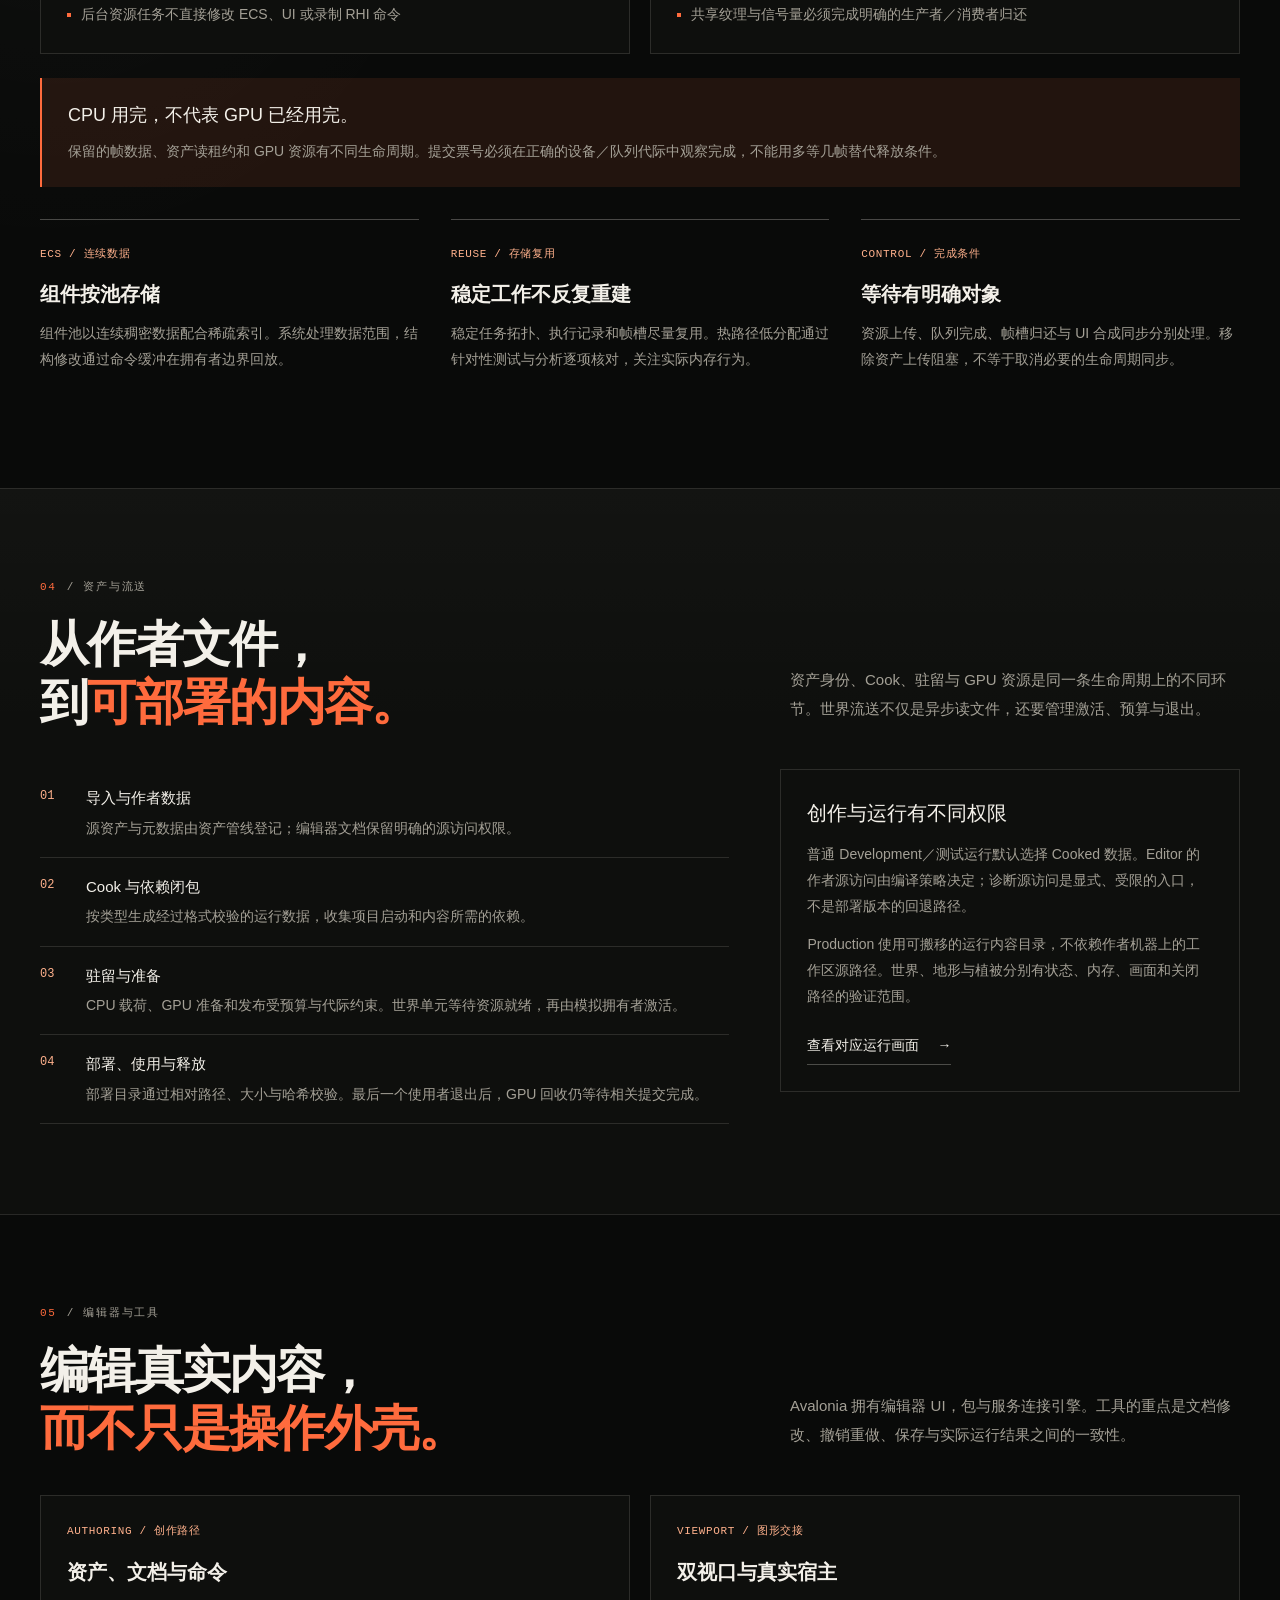
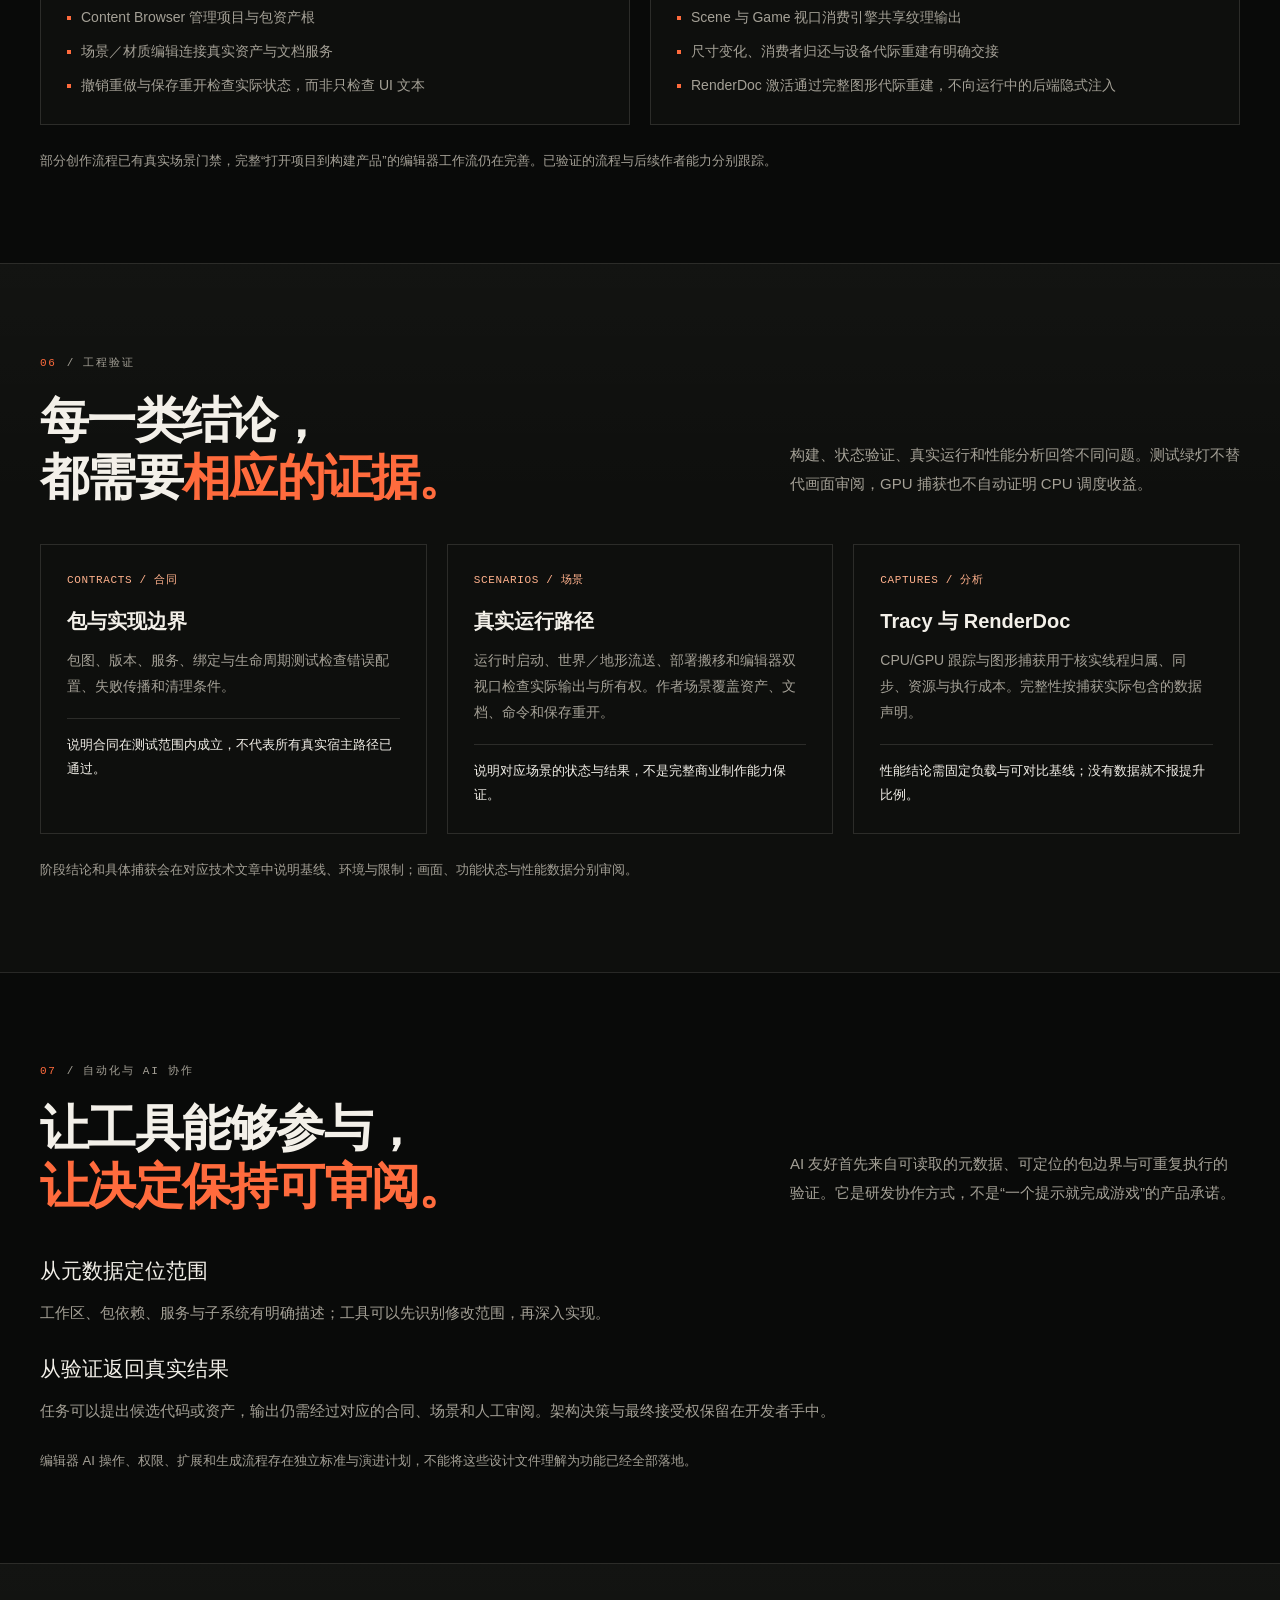
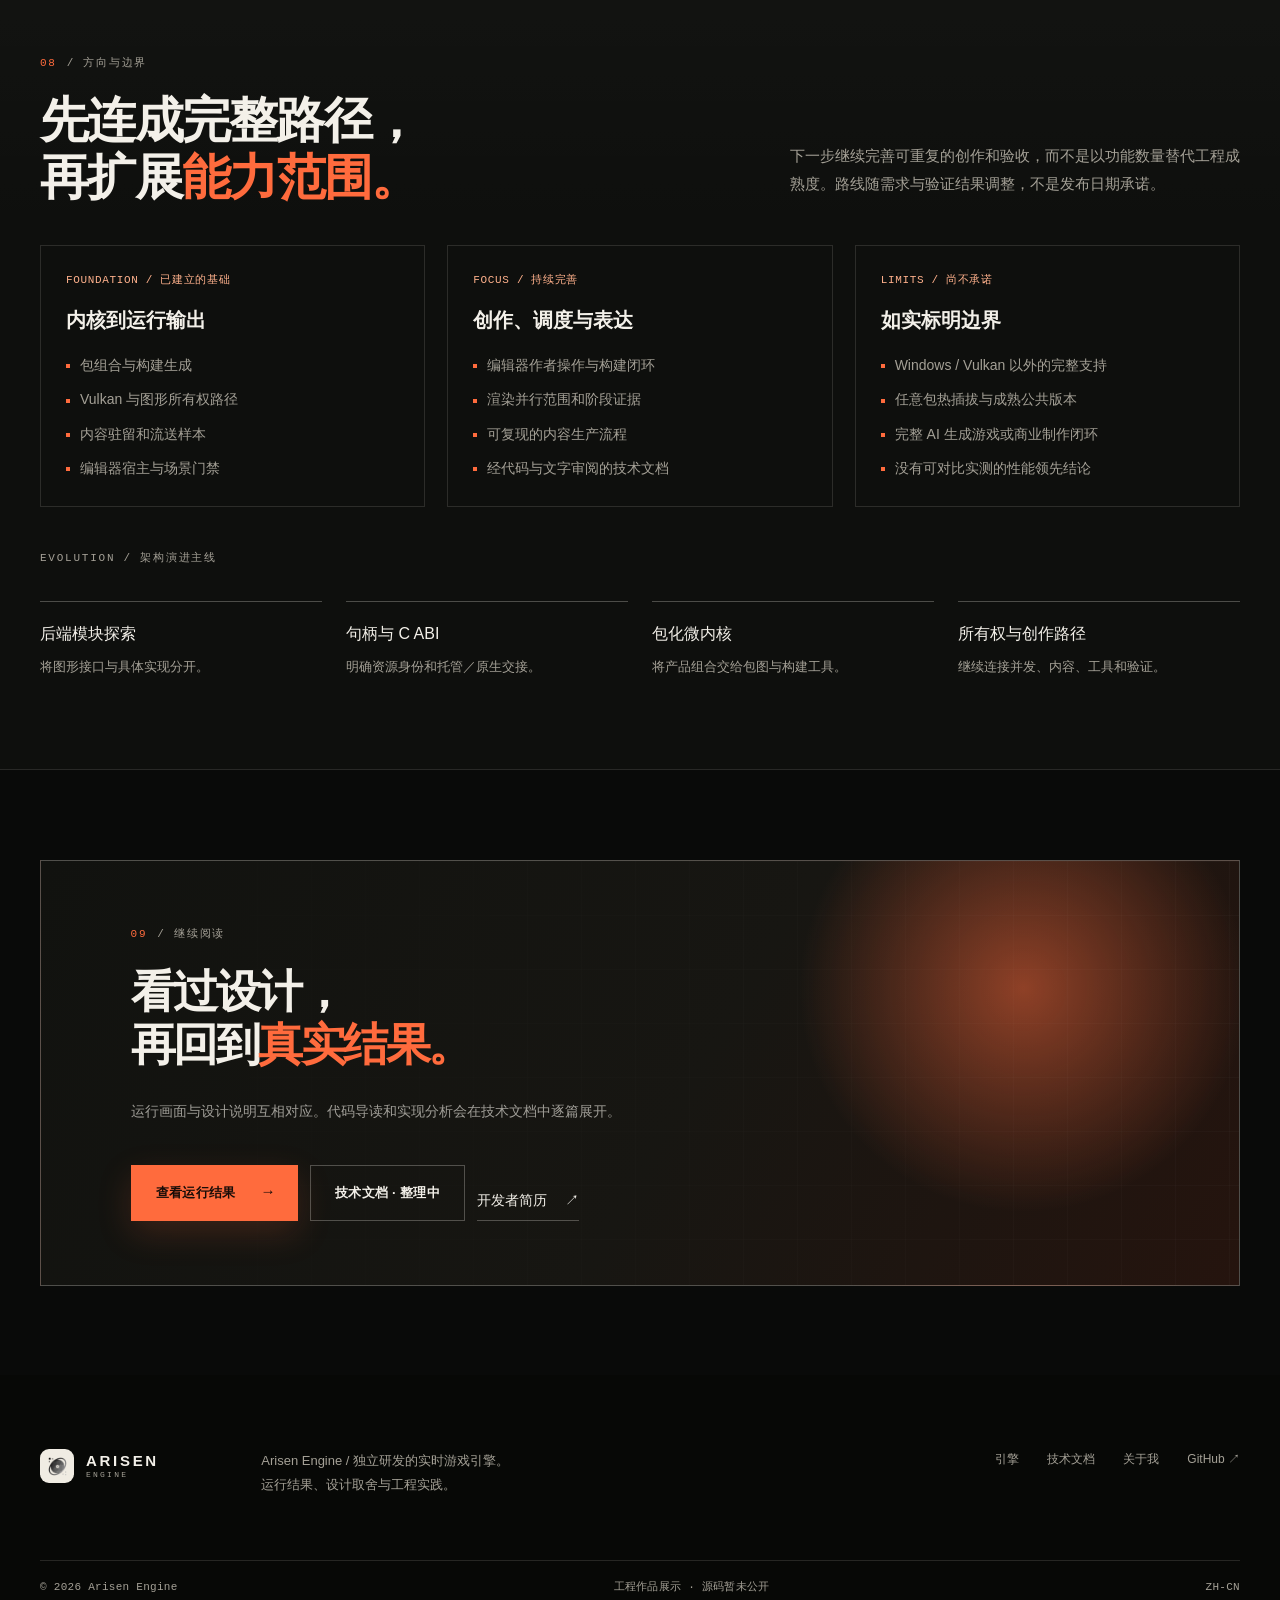
<file: engine.html>
<!doctype html>
<html lang="zh-CN">
<head>
  <meta charset="utf-8">
  <meta name="viewport" content="width=device-width, initial-scale=1">
  <meta name="color-scheme" content="dark">
  <meta name="theme-color" content="#0a0a09">
  <title>引擎设计与实现 — Arisen Engine</title>
  <meta name="description" content="了解 Arisen Engine 的产品组合、RenderGraph、线程与资源所有权、资产流送、Avalonia 编辑器以及工程验证范围。">
  <meta name="author" content="王靖文">
  <link rel="canonical" href="https://arisenengine.github.io/engine.html">
  <meta property="og:type" content="website">
  <meta property="og:locale" content="zh_CN">
  <meta property="og:title" content="引擎设计与实现 — Arisen Engine">
  <meta property="og:description" content="了解 Arisen Engine 的产品组合、RenderGraph、线程与资源所有权、资产流送、Avalonia 编辑器以及工程验证范围。">
  <meta property="og:url" content="https://arisenengine.github.io/engine.html">
  <meta property="og:image" content="https://arisenengine.github.io/assets/images/og-cover.png">
  <meta property="og:image:alt" content="Arisen Engine — 包驱动微内核与 Vulkan RenderGraph">
  <meta name="twitter:card" content="summary_large_image">
  <link rel="icon" type="image/png" href="assets/images/arisen-mark.png">
  <link rel="stylesheet" href="assets/css/site.css">
  <link rel="stylesheet" href="assets/css/portfolio.css">
  <script src="assets/js/site.js" defer></script>
</head>
<body class="page-engine">
  <a class="skip-link" href="#main">跳到主要内容</a>

  <header class="site-header" data-header>
    <div class="shell header-inner">
      <a class="brand" href="index.html" aria-label="Arisen Engine 首页">
        <span class="brand-mark"><img src="assets/images/arisen-mark.png" alt="" width="44" height="44"></span>
        <span class="brand-type"><span>ARISEN</span><span class="brand-sub">ENGINE</span></span>
      </a>

      <button class="nav-toggle" type="button" aria-expanded="false" aria-controls="site-nav" data-nav-toggle>
        <span class="nav-toggle-label">菜单</span>
        <span class="nav-toggle-lines" aria-hidden="true"><i></i><i></i></span>
      </button>

      <nav class="site-nav" id="site-nav" aria-label="主导航" data-nav>
        <a href="index.html">首页</a>
        <a href="engine.html" aria-current="page">引擎</a>
        <a href="#architecture">架构</a>
        <a href="#roadmap">路线图</a>
        <a href="documentation.html">技术文档</a>
        <a href="about.html">关于我</a>
        <a class="nav-external" href="https://github.com/ArisenEngine" target="_blank" rel="noreferrer">
          GitHub <span aria-hidden="true">↗</span>
        </a>
      </nav>

      <span class="header-state" aria-label="开发状态：开发中">
        <i aria-hidden="true"></i> DEV
      </span>
    </div>
  </header>

  <main id="main">
    <section class="page-hero page-hero--engine">
      <div class="shell">
        <div class="page-hero-grid">
          <div>
            <p class="eyebrow"><span class="status-dot" aria-hidden="true"></span> ENGINE <span class="eyebrow-sep">/</span> 设计与实现概览</p>
            <h1>系统可组合，<br><span class="accent-text">责任有归属。</span></h1>
            <p class="page-hero-lede">Arisen 用包图组织产品，用连续数据与批处理组织运行时，再用明确的所有权连接模拟、渲染和工具。重点不是把能力集中在一个巨大内核，而是让系统能够沿着清楚的合同协作。</p>
            <p class="overview-note">这是当前工程实现的概览。源码仍在非公开开发阶段；接口细节与代码分析将逐篇审定后公开。</p>
          </div>
          <aside class="engine-fact-panel" aria-label="当前项目技术范围">
            <div class="fact-panel-head"><span>ENGINE / CURRENT SCOPE</span><i aria-hidden="true"></i></div>
            <dl>
              <div><dt>运行时与工具</dt><dd>C# / .NET</dd></div>
              <div><dt>原生基础与后端</dt><dd>C++23 / Vulkan</dd></div>
              <div><dt>当前平台</dt><dd>Windows</dd></div>
              <div><dt>编辑器宿主</dt><dd>Avalonia</dd></div>
              <div><dt>产品组合</dt><dd>Workspace / Profile / Package</dd></div>
            </dl>
            <p>独立研发，持续演进。架构可扩展不等于所有后端和平台均已支持。</p>
          </aside>
        </div>
        <nav class="engine-jump-nav" aria-label="引擎概览页内导航">
          <a href="#architecture">包与产品</a><a href="#rendering">渲染图</a><a href="#runtime">线程与数据</a><a href="#assets">资产与流送</a><a href="#editor">编辑器</a><a href="#validation">验证</a><a href="#ai">自动化</a><a href="#roadmap">方向与边界</a>
        </nav>
      </div>
    </section>

    <section class="section" id="architecture">
      <div class="shell">
        <div class="section-heading section-heading--split">
          <div><p class="section-kicker"><span>01</span> / 包与产品</p><h2>能力由包提供，<br><span class="accent-text">产品由组合决定。</span></h2></div>
          <p class="section-intro">Workspace 不是 Package。前者选择产品需要的包与配置，后者提供实际代码、资产、服务与子系统。</p>
        </div>
        <div class="composition-layout">
          <div class="composition-map" aria-label="工作区选择产品并解析包图的职责示意">
            <div class="composition-source"><strong>manifest.json</strong><span>Workspace / 产品选择</span></div>
            <div class="profile-choices">
              <div class="profile-choice"><strong>Editor</strong><span>编辑与创作</span></div>
              <div class="profile-choice"><strong>Development</strong><span>独立运行与诊断</span></div>
              <div class="profile-choice"><strong>Production</strong><span>烘焙内容部署</span></div>
            </div>
            <ol class="composition-steps">
              <li><span>01</span><strong>解析包依赖与版本约束</strong></li>
              <li><span>02</span><strong>检查分层、服务与所需能力</strong></li>
              <li><span>03</span><strong>生成工程与解析后的运行清单</strong></li>
              <li><span>04</span><strong>按包图加载，初始化子系统，交给 Host</strong></li>
            </ol>
            <p class="section-note">这是职责流程示意，不是完整依赖图。Samples 和测试等产品也通过各自 Profile 选择能力。</p>
          </div>
          <div class="architecture-summary">
            <article><h3>内核负责生命周期</h3><p>ArisenKernel 管理启动、包加载、服务注册与子系统。渲染、资源、编辑器和游戏功能由包提供，不固化为内核里的功能开关。</p></article>
            <article><h3>构建与运行分两道检查</h3><p>ArisenBuildTool 根据元数据解析和生成工程；运行时再检查选中的包约束、服务注册与原生载荷，避免把生成成功当成可直接启动。</p></article>
            <article><h3>共享合同，显式选择实现</h3><p>领域包依赖共享接口，产品组合选择具体提供者。服务通常在粗粒度初始化边界解析并缓存，不在实体内循环中反复查询。</p></article>
          </div>
        </div>
        <p class="section-note">包化降低的是组合与推理的耦合，不意味着任意包能够脱离依赖运行，也不承诺运行时任意热插拔。</p>
      </div>
    </section>

    <section class="section section--capabilities" id="rendering">
      <div class="shell">
        <div class="section-heading section-heading--split">
          <div><p class="section-kicker"><span>02</span> / 渲染与 RHI</p><h2>先声明读写关系，<br>再组织<span class="accent-text">执行与提交。</span></h2></div>
          <p class="section-intro">Generic Pipeline 选择具体拓扑与质量设置，RenderGraph 处理依赖和资源状态，Vulkan RHI 承担原生资源、命令、同步与输出。</p>
        </div>
        <div class="pipeline-overview">
          <header><span>GENERIC PIPELINE / 阶段归组</span><span>示意 · 非逐帧捕获</span></header>
          <div class="pipeline-stages">
            <article class="pipeline-stage"><span>01 / LIGHT &amp; SKY</span><h3>阴影与天空</h3><p>方向光阴影与 Environment Sky，为场景绘制提供阴影输入和 HDR 背景。</p></article>
            <article class="pipeline-stage"><span>02 / SCENE</span><h3>场景绘制</h3><p>静态网格、地形／植被扩展与透明绘制。需要时生成速度缓冲。</p></article>
            <article class="pipeline-stage"><span>03 / POST</span><h3>后处理</h3><p>可选大气与 Bloom，随后 Tonemap，并按配置使用 TAA 或 FXAA。</p></article>
            <article class="pipeline-stage"><span>04 / OUTPUT</span><h3>叠加与输出</h3><p>选入的运行时 UI 叠加后，交给原生交换链或编辑器共享纹理输出。</p></article>
          </div>
          <p>上述分组反映当前管线的职责，不表示所有 Pass 必定启用，也不是一条严格串行的 DAG。可选 Pass 由设置和包组合决定，实际执行依赖来自资源读写声明。</p>
        </div>
        <div class="feature-grid" style="margin-top: 32px">
          <article class="feature-card"><span class="feature-label">GRAPH / 依赖</span><h3>图承担规划</h3><p>图编译排序资源依赖、规划状态转换和瞬态生命周期，并剔除无用 Pass。稳定拓扑与工作记录复用，让资源和执行规划有明确位置。</p></article>
          <article class="feature-card"><span class="feature-label">RHI / 合同</span><h3>后端承担执行</h3><p>资源通过句柄表达，托管层与原生层通过明确的 ABI 协作。Vulkan 提供当前具体实现，图形合同与提供者分离，为后续扩展保留边界。</p></article>
          <article class="feature-card"><span class="feature-label">JOBS / 调度</span><h3>任务有独立上下文</h3><p>RenderGraph 使用共享任务执行器处理录制工作。CPU 准备、原生命令准备与 GPU 执行分别建模，在所需的消费边界观察完成。</p></article>
        </div>
      </div>
    </section>

    <section class="section" id="runtime">
      <div class="shell">
        <div class="section-heading section-heading--split">
          <div><p class="section-kicker"><span>03</span> / 线程与数据</p><h2>数据可以交接，<br><span class="accent-text">所有权不能含糊。</span></h2></div>
          <p class="section-intro">模拟、渲染、共享 Worker 和编辑器 UI 不是同一个“主线程”。职责归属决定谁能修改状态，以及什么时候能够回收它。</p>
        </div>
        <div class="owner-grid">
          <article class="owner-card"><span class="owner-label">SIMULATION / HOST</span><h3>模拟与运行时宿主</h3><ul><li>推进模拟、场景需求与 ECS 激活</li><li>提取数据，发布保留的渲染帧快照</li><li>独立运行时保持 Win32 窗口消息与帧节奏的宿主归属</li></ul></article>
          <article class="owner-card"><span class="owner-label">RENDER OWNER</span><h3>渲染所有者</h3><ul><li>消费帧快照，组织图执行与 GPU 提交</li><li>负责 GPU 资源准备、发布和生命周期</li><li>处理表面控制、呈现和设备代际相关工作</li></ul></article>
          <article class="owner-card"><span class="owner-label">SHARED WORKERS</span><h3>共享任务执行器</h3><ul><li>为模拟与渲染提供独立执行上下文</li><li>后台分区准备受预算约束的不可变 CPU 数据</li><li>后台资源任务不直接修改 ECS、UI 或录制 RHI 命令</li></ul></article>
          <article class="owner-card"><span class="owner-label">EDITOR UI</span><h3>Avalonia UI 与合成</h3><ul><li>编辑器模拟由 EditorEngineRunner 推进</li><li>Avalonia 拥有 UI、控件和合成器交接</li><li>共享纹理与信号量必须完成明确的生产者／消费者归还</li></ul></article>
        </div>
        <div class="retirement-note"><h3>CPU 用完，不代表 GPU 已经用完。</h3><p>保留的帧数据、资产读租约和 GPU 资源有不同生命周期。提交票号必须在正确的设备／队列代际中观察完成，不能用多等几帧替代释放条件。</p></div>
        <div class="feature-grid" style="margin-top: 32px">
          <article class="feature-card"><span class="feature-label">ECS / 连续数据</span><h3>组件按池存储</h3><p>组件池以连续稠密数据配合稀疏索引。系统处理数据范围，结构修改通过命令缓冲在拥有者边界回放。</p></article>
          <article class="feature-card"><span class="feature-label">REUSE / 存储复用</span><h3>稳定工作不反复重建</h3><p>稳定任务拓扑、执行记录和帧槽尽量复用。热路径低分配通过针对性测试与分析逐项核对，关注实际内存行为。</p></article>
          <article class="feature-card"><span class="feature-label">CONTROL / 完成条件</span><h3>等待有明确对象</h3><p>资源上传、队列完成、帧槽归还与 UI 合成同步分别处理。移除资产上传阻塞，不等于取消必要的生命周期同步。</p></article>
        </div>
      </div>
    </section>

    <section class="section section--capabilities" id="assets">
      <div class="shell">
        <div class="section-heading section-heading--split">
          <div><p class="section-kicker"><span>04</span> / 资产与流送</p><h2>从作者文件，<br>到<span class="accent-text">可部署的内容。</span></h2></div>
          <p class="section-intro">资产身份、Cook、驻留与 GPU 资源是同一条生命周期上的不同环节。世界流送不仅是异步读文件，还要管理激活、预算与退出。</p>
        </div>
        <div class="asset-layout">
          <ol class="asset-steps">
            <li><span>01</span><div><strong>导入与作者数据</strong><p>源资产与元数据由资产管线登记；编辑器文档保留明确的源访问权限。</p></div></li>
            <li><span>02</span><div><strong>Cook 与依赖闭包</strong><p>按类型生成经过格式校验的运行数据，收集项目启动和内容所需的依赖。</p></div></li>
            <li><span>03</span><div><strong>驻留与准备</strong><p>CPU 载荷、GPU 准备和发布受预算与代际约束。世界单元等待资源就绪，再由模拟拥有者激活。</p></div></li>
            <li><span>04</span><div><strong>部署、使用与释放</strong><p>部署目录通过相对路径、大小与哈希校验。最后一个使用者退出后，GPU 回收仍等待相关提交完成。</p></div></li>
          </ol>
          <aside class="asset-side"><h3>创作与运行有不同权限</h3><p>普通 Development／测试运行默认选择 Cooked 数据。Editor 的作者源访问由编译策略决定；诊断源访问是显式、受限的入口，不是部署版本的回退路径。</p><p>Production 使用可搬移的运行内容目录，不依赖作者机器上的工作区源路径。世界、地形与植被分别有状态、内存、画面和关闭路径的验证范围。</p><a class="text-link" href="index.html#showcase">查看对应运行画面 <span aria-hidden="true">→</span></a></aside>
        </div>
      </div>
    </section>

    <section class="section" id="editor">
      <div class="shell">
        <div class="section-heading section-heading--split">
          <div><p class="section-kicker"><span>05</span> / 编辑器与工具</p><h2>编辑真实内容，<br><span class="accent-text">而不只是操作外壳。</span></h2></div>
          <p class="section-intro">Avalonia 拥有编辑器 UI，包与服务连接引擎。工具的重点是文档修改、撤销重做、保存与实际运行结果之间的一致性。</p>
        </div>
        <div class="editor-grid">
          <article class="editor-card"><span class="owner-label">AUTHORING / 创作路径</span><h3>资产、文档与命令</h3><ul><li>Content Browser 管理项目与包资产根</li><li>场景／材质编辑连接真实资产与文档服务</li><li>撤销重做与保存重开检查实际状态，而非只检查 UI 文本</li></ul></article>
          <article class="editor-card"><span class="owner-label">VIEWPORT / 图形交接</span><h3>双视口与真实宿主</h3><ul><li>Scene 与 Game 视口消费引擎共享纹理输出</li><li>尺寸变化、消费者归还与设备代际重建有明确交接</li><li>RenderDoc 激活通过完整图形代际重建，不向运行中的后端隐式注入</li></ul></article>
        </div>
        <p class="section-note">部分创作流程已有真实场景门禁，完整“打开项目到构建产品”的编辑器工作流仍在完善。已验证的流程与后续作者能力分别跟踪。</p>
      </div>
    </section>

    <section class="section section--capabilities" id="validation">
      <div class="shell">
        <div class="section-heading section-heading--split">
          <div><p class="section-kicker"><span>06</span> / 工程验证</p><h2>每一类结论，<br>都需要<span class="accent-text">相应的证据。</span></h2></div>
          <p class="section-intro">构建、状态验证、真实运行和性能分析回答不同问题。测试绿灯不替代画面审阅，GPU 捕获也不自动证明 CPU 调度收益。</p>
        </div>
        <div class="evidence-grid">
          <article class="evidence-card"><span class="evidence-label">CONTRACTS / 合同</span><h3>包与实现边界</h3><p>包图、版本、服务、绑定与生命周期测试检查错误配置、失败传播和清理条件。</p><p class="evidence-scope">说明合同在测试范围内成立，不代表所有真实宿主路径已通过。</p></article>
          <article class="evidence-card"><span class="evidence-label">SCENARIOS / 场景</span><h3>真实运行路径</h3><p>运行时启动、世界／地形流送、部署搬移和编辑器双视口检查实际输出与所有权。作者场景覆盖资产、文档、命令和保存重开。</p><p class="evidence-scope">说明对应场景的状态与结果，不是完整商业制作能力保证。</p></article>
          <article class="evidence-card"><span class="evidence-label">CAPTURES / 分析</span><h3>Tracy 与 RenderDoc</h3><p>CPU/GPU 跟踪与图形捕获用于核实线程归属、同步、资源与执行成本。完整性按捕获实际包含的数据声明。</p><p class="evidence-scope">性能结论需固定负载与可对比基线；没有数据就不报提升比例。</p></article>
        </div>
        <p class="section-note">阶段结论和具体捕获会在对应技术文章中说明基线、环境与限制；画面、功能状态与性能数据分别审阅。</p>
      </div>
    </section>

    <section class="section" id="ai">
      <div class="shell">
        <div class="section-heading section-heading--split">
          <div><p class="section-kicker"><span>07</span> / 自动化与 AI 协作</p><h2>让工具能够参与，<br><span class="accent-text">让决定保持可审阅。</span></h2></div>
          <p class="section-intro">AI 友好首先来自可读取的元数据、可定位的包边界与可重复执行的验证。它是研发协作方式，不是“一个提示就完成游戏”的产品承诺。</p>
        </div>
        <div class="architecture-summary">
          <article><h3>从元数据定位范围</h3><p>工作区、包依赖、服务与子系统有明确描述；工具可以先识别修改范围，再深入实现。</p></article>
          <article><h3>从验证返回真实结果</h3><p>任务可以提出候选代码或资产，输出仍需经过对应的合同、场景和人工审阅。架构决策与最终接受权保留在开发者手中。</p></article>
        </div>
        <p class="section-note">编辑器 AI 操作、权限、扩展和生成流程存在独立标准与演进计划，不能将这些设计文件理解为功能已经全部落地。</p>
      </div>
    </section>

    <section class="section section--capabilities" id="roadmap">
      <div class="shell">
        <div class="section-heading section-heading--split">
          <div><p class="section-kicker"><span>08</span> / 方向与边界</p><h2>先连成完整路径，<br>再扩展<span class="accent-text">能力范围。</span></h2></div>
          <p class="section-intro">下一步继续完善可重复的创作和验收，而不是以功能数量替代工程成熟度。路线随需求与验证结果调整，不是发布日期承诺。</p>
        </div>
        <div class="status-grid">
          <article class="status-card"><span class="status-label">FOUNDATION / 已建立的基础</span><h3>内核到运行输出</h3><ul><li>包组合与构建生成</li><li>Vulkan 与图形所有权路径</li><li>内容驻留和流送样本</li><li>编辑器宿主与场景门禁</li></ul></article>
          <article class="status-card"><span class="status-label">FOCUS / 持续完善</span><h3>创作、调度与表达</h3><ul><li>编辑器作者操作与构建闭环</li><li>渲染并行范围和阶段证据</li><li>可复现的内容生产流程</li><li>经代码与文字审阅的技术文档</li></ul></article>
          <article class="status-card"><span class="status-label">LIMITS / 尚不承诺</span><h3>如实标明边界</h3><ul><li>Windows / Vulkan 以外的完整支持</li><li>任意包热插拔与成熟公共版本</li><li>完整 AI 生成游戏或商业制作闭环</li><li>没有可对比实测的性能领先结论</li></ul></article>
        </div>
        <div id="evolution">
          <p class="section-kicker" style="margin-top: 42px">EVOLUTION / 架构演进主线</p>
          <ol class="evolution-strip">
            <li><strong>后端模块探索</strong><p>将图形接口与具体实现分开。</p></li>
            <li><strong>句柄与 C ABI</strong><p>明确资源身份和托管／原生交接。</p></li>
            <li><strong>包化微内核</strong><p>将产品组合交给包图与构建工具。</p></li>
            <li><strong>所有权与创作路径</strong><p>继续连接并发、内容、工具和验证。</p></li>
          </ol>
        </div>
      </div>
    </section>

    <section class="section section--closing">
      <div class="shell">
        <div class="closing-panel">
          <p class="section-kicker"><span>09</span> / 继续阅读</p>
          <h2>看过设计，<br>再回到<span class="accent-text">真实结果。</span></h2>
          <p>运行画面与设计说明互相对应。代码导读和实现分析会在技术文档中逐篇展开。</p>
          <div class="closing-actions"><a class="button button--primary" href="index.html#showcase">查看运行结果 <span class="button-arrow" aria-hidden="true">→</span></a><a class="button button--ghost" href="documentation.html">技术文档 · 整理中</a><a class="text-link" href="about.html">开发者简历 <span aria-hidden="true">↗</span></a></div>
        </div>
      </div>
    </section>
  </main>

  <footer class="site-footer">
    <div class="shell footer-main">
      <a class="brand brand--footer" href="index.html" aria-label="Arisen Engine 首页">
        <span class="brand-mark"><img src="assets/images/arisen-mark.png" alt="" width="36" height="36"></span>
        <span class="brand-type"><span>ARISEN</span><span class="brand-sub">ENGINE</span></span>
      </a>
      <p class="footer-statement">Arisen Engine / 独立研发的实时游戏引擎。<br>运行结果、设计取舍与工程实践。</p>
      <div class="footer-links">
        <a href="engine.html">引擎</a>
        <a href="documentation.html">技术文档</a>
        <a href="about.html">关于我</a>
        <a href="https://github.com/ArisenEngine" target="_blank" rel="noreferrer">GitHub ↗</a>
      </div>
    </div>
    <div class="shell footer-meta">
      <span>© <span data-year>2026</span> Arisen Engine</span>
      <span>工程作品展示 · 源码暂未公开</span>
      <span>ZH-CN</span>
    </div>
  </footer>
</body>
</html>
</file>
<file: assets/css/site.css>
/* =========================================================
   Arisen Engine — site system
   Static, dependency-free, GitHub Pages ready.
   ========================================================= */

:root {
  --ink: #090a09;
  --ink-1: #0e0f0d;
  --ink-2: #151612;
  --ink-3: #1c1d18;
  --paper: #f0ece3;
  --paper-2: #e6dfd2;
  --paper-3: #d8d0c1;
  --paper-ink: #151511;
  --paper-muted: #6e695f;
  --paper-line: rgba(21, 21, 17, 0.16);
  --paper-line-strong: rgba(21, 21, 17, 0.32);
  --text: #f3f0e9;
  --text-muted: #a4a096;
  --text-faint: #706e66;
  --line: rgba(243, 240, 233, 0.13);
  --line-strong: rgba(243, 240, 233, 0.27);
  --accent: #ff6b3d;
  --accent-light: #ffb18c;
  --accent-deep: #c9431e;
  --accent-wash: rgba(255, 107, 61, 0.1);
  --font-display: "Bahnschrift Condensed", "Segoe UI Variable Display", "Avenir Next Condensed",
    "PingFang SC", "Hiragino Sans GB", "Microsoft YaHei", sans-serif;
  --font-sans: "Segoe UI Variable Text", "Avenir Next", "PingFang SC", "Hiragino Sans GB",
    "Microsoft YaHei", sans-serif;
  --font-mono: "Cascadia Code", "SFMono-Regular", "Consolas", "Liberation Mono", monospace;
  --shell: min(1240px, calc(100vw - 80px));
  --header-height: 78px;
  --ease: cubic-bezier(0.2, 0.65, 0.25, 1);
}

*,
*::before,
*::after {
  box-sizing: border-box;
}

html {
  scroll-behavior: smooth;
  scrollbar-color: var(--accent) var(--ink);
}

body {
  margin: 0;
  min-width: 0;
  background:
    radial-gradient(circle at 78% 8%, rgba(255, 107, 61, 0.07), transparent 28rem),
    radial-gradient(circle at 4% 38%, rgba(255, 255, 255, 0.025), transparent 26rem),
    var(--ink);
  color: var(--text);
  font-family: var(--font-sans);
  font-size: 16px;
  line-height: 1.7;
  text-rendering: optimizeLegibility;
  -webkit-font-smoothing: antialiased;
}

body.nav-open {
  overflow: hidden;
}

::selection {
  background: var(--accent);
  color: var(--ink);
}

img {
  display: block;
  max-width: 100%;
}

a {
  color: inherit;
  text-decoration: none;
}

button,
input,
textarea,
select {
  color: inherit;
  font: inherit;
}

button {
  cursor: pointer;
}

p,
h1,
h2,
h3,
blockquote,
dl,
dd,
pre {
  margin: 0;
}

ul,
ol {
  margin: 0;
  padding: 0;
  list-style: none;
}

.shell {
  width: var(--shell);
  margin-inline: auto;
}

.skip-link {
  position: fixed;
  top: 12px;
  left: 12px;
  z-index: 1000;
  padding: 12px 18px;
  background: var(--paper);
  color: var(--ink);
  font: 700 12px/1 var(--font-mono);
  transform: translateY(-160%);
  transition: transform 160ms ease;
}

.skip-link:focus {
  transform: translateY(0);
}

:focus-visible {
  outline: 2px solid var(--accent);
  outline-offset: 4px;
}

/* ---------- Header ---------- */

.site-header {
  position: sticky;
  top: 0;
  z-index: 100;
  border-bottom: 1px solid transparent;
  background: rgba(9, 10, 9, 0.38);
  color: var(--text);
  transition:
    background 240ms ease,
    border-color 240ms ease,
    backdrop-filter 240ms ease;
}

.site-header.is-scrolled,
.site-header--solid {
  border-bottom-color: var(--line);
  background: rgba(9, 10, 9, 0.88);
  backdrop-filter: blur(18px) saturate(130%);
}

.header-inner {
  display: grid;
  grid-template-columns: auto 1fr auto;
  align-items: center;
  min-height: var(--header-height);
  gap: 34px;
}

.brand {
  display: inline-flex;
  align-items: center;
  gap: 12px;
  width: max-content;
}

.brand-mark {
  display: grid;
  width: 40px;
  height: 40px;
  place-items: center;
  overflow: hidden;
  border-radius: 11px;
  background: var(--paper);
}

.brand-mark img {
  width: 32px;
  height: 32px;
  object-fit: contain;
}

.brand-type {
  display: flex;
  flex-direction: column;
  gap: 3px;
  font-family: var(--font-display);
  font-size: 15px;
  font-weight: 700;
  line-height: 1;
  letter-spacing: 0.18em;
}

.brand-sub {
  color: var(--text-muted);
  font-family: var(--font-mono);
  font-size: 8px;
  font-weight: 500;
  letter-spacing: 0.28em;
}

.site-nav {
  display: flex;
  align-items: center;
  justify-self: center;
  gap: clamp(18px, 2.3vw, 34px);
}

.site-nav a {
  position: relative;
  padding: 8px 0;
  color: var(--text-muted);
  font-size: 13px;
  white-space: nowrap;
  transition: color 180ms ease;
}

.site-nav a::after {
  position: absolute;
  right: 0;
  bottom: 2px;
  left: 0;
  height: 1px;
  background: var(--accent);
  content: "";
  transform: scaleX(0);
  transform-origin: left;
  transition: transform 220ms var(--ease);
}

.site-nav a:hover,
.site-nav a[aria-current="page"] {
  color: var(--text);
}

.site-nav a:hover::after,
.site-nav a[aria-current="page"]::after {
  transform: scaleX(1);
}

.site-nav .nav-external {
  color: var(--accent-light);
}

.header-state {
  display: flex;
  align-items: center;
  justify-self: end;
  gap: 8px;
  padding: 7px 11px;
  border: 1px solid var(--line);
  color: var(--text-muted);
  font: 500 9px/1 var(--font-mono);
  letter-spacing: 0.16em;
}

.header-state i {
  width: 5px;
  height: 5px;
  border-radius: 50%;
  background: var(--accent);
  box-shadow: 0 0 10px var(--accent);
}

.nav-toggle {
  display: none;
  align-items: center;
  gap: 10px;
  justify-self: end;
  padding: 10px 0;
  border: 0;
  background: transparent;
  color: var(--text);
  font: 500 10px/1 var(--font-mono);
  letter-spacing: 0.15em;
}

.nav-toggle-lines {
  display: flex;
  flex-direction: column;
  gap: 5px;
  width: 22px;
}

.nav-toggle-lines i {
  display: block;
  width: 100%;
  height: 1px;
  background: currentColor;
  transition: transform 200ms ease;
}

.nav-open .nav-toggle-lines i:first-child {
  transform: translateY(3px) rotate(45deg);
}

.nav-open .nav-toggle-lines i:last-child {
  transform: translateY(-3px) rotate(-45deg);
}

/* ---------- Shared type ---------- */

.eyebrow,
.section-kicker {
  display: flex;
  align-items: center;
  gap: 10px;
  color: var(--text-muted);
  font: 500 10px/1.4 var(--font-mono);
  letter-spacing: 0.16em;
  text-transform: uppercase;
}

.section-kicker span {
  color: var(--accent);
}

.eyebrow-sep {
  color: var(--text-faint);
}

.status-dot {
  width: 6px;
  height: 6px;
  border-radius: 50%;
  background: var(--accent);
  box-shadow: 0 0 12px rgba(255, 107, 61, 0.8);
}

.accent-text {
  color: var(--accent);
}

.muted-text {
  color: var(--text-muted);
}

.section {
  padding: clamp(92px, 10vw, 150px) 0;
  border-top: 1px solid var(--line);
}

.section-heading {
  max-width: 1040px;
  margin-bottom: clamp(52px, 6vw, 84px);
}

.section-heading h2,
.architecture-copy h2,
.runtime-copy h2,
.validation-intro h2,
.about-teaser h2 {
  margin-top: 20px;
  font-family: var(--font-display);
  font-size: clamp(2.55rem, 4.6vw, 4.8rem);
  font-weight: 600;
  letter-spacing: -0.045em;
  line-height: 1.06;
}

.section-intro {
  max-width: 590px;
  margin-top: 26px;
  color: var(--text-muted);
  font-size: clamp(0.94rem, 1.1vw, 1.04rem);
  line-height: 1.9;
}

.section-heading--split {
  display: grid;
  grid-template-columns: minmax(0, 1.18fr) minmax(290px, 0.82fr);
  align-items: end;
  max-width: none;
  gap: clamp(40px, 8vw, 120px);
}

.section-heading--split .section-intro {
  margin-top: 0;
  padding-bottom: 8px;
}

/* ---------- Buttons ---------- */

.button {
  display: inline-flex;
  align-items: center;
  justify-content: center;
  min-height: 52px;
  padding: 0 24px;
  border: 1px solid transparent;
  font: 600 12px/1 var(--font-sans);
  letter-spacing: 0.06em;
  transition:
    color 200ms ease,
    background 200ms ease,
    border-color 200ms ease,
    transform 240ms var(--ease);
}

.button:hover {
  transform: translateY(-2px);
}

.button-arrow {
  margin-left: 28px;
  font-family: var(--font-mono);
  font-size: 15px;
}

.button--primary {
  background: var(--accent);
  color: #180c08;
  box-shadow: 0 12px 34px rgba(255, 107, 61, 0.17);
}

.button--primary:hover {
  background: var(--accent-light);
}

.button--ghost {
  border-color: var(--line-strong);
  color: var(--text);
}

.button--ghost:hover {
  border-color: var(--text);
  background: rgba(255, 255, 255, 0.04);
}

.button--paper {
  background: var(--paper);
  color: var(--paper-ink);
}

.button--paper:hover {
  background: #fffaf0;
}

.button--ink {
  background: var(--paper-ink);
  color: var(--paper);
}

.button--ink:hover {
  background: var(--accent-deep);
  color: #fff;
}

.button--line-dark {
  border-color: var(--paper-line-strong);
  color: var(--paper-ink);
}

.button--line-dark:hover {
  border-color: var(--paper-ink);
  background: rgba(21, 21, 17, 0.04);
}

.text-link {
  display: inline-flex;
  align-items: center;
  gap: 18px;
  margin-top: 42px;
  padding-bottom: 7px;
  border-bottom: 1px solid var(--line-strong);
  color: var(--text);
  font-size: 13px;
  transition:
    color 180ms ease,
    border-color 180ms ease;
}

.text-link:hover {
  border-color: var(--accent);
  color: var(--accent-light);
}

/* ---------- Home hero ---------- */

.hero {
  position: relative;
  isolation: isolate;
  overflow: hidden;
  padding-top: clamp(78px, 9vw, 130px);
}

.hero::before {
  position: absolute;
  z-index: -1;
  inset: 0;
  background:
    radial-gradient(
      540px circle at var(--glow-x, 72%) var(--glow-y, 32%),
      rgba(255, 107, 61, 0.09),
      transparent 62%
    );
  content: "";
  pointer-events: none;
}

.hero-grid {
  display: grid;
  grid-template-columns: minmax(0, 1.18fr) minmax(370px, 0.82fr);
  align-items: center;
  gap: clamp(44px, 7vw, 104px);
}

.hero-copy {
  position: relative;
  z-index: 2;
  padding-bottom: 14px;
}

.hero h1 {
  max-width: 820px;
  margin-top: 26px;
  font-family: var(--font-display);
  font-size: clamp(3.4rem, 5.3vw, 5.35rem);
  font-weight: 600;
  letter-spacing: -0.064em;
  line-height: 0.93;
}

.hero-title-line {
  white-space: nowrap;
}

.hero-lede {
  max-width: 580px;
  margin-top: 36px;
  color: var(--text-muted);
  font-size: clamp(1rem, 1.2vw, 1.12rem);
  line-height: 1.9;
}

.hero-actions {
  display: flex;
  flex-wrap: wrap;
  gap: 12px;
  margin-top: 42px;
}

.hero-specs {
  display: grid;
  grid-template-columns: repeat(3, 1fr);
  gap: 30px;
  margin-top: clamp(54px, 7vw, 84px);
  padding-top: 22px;
  border-top: 1px solid var(--line);
}

.hero-specs div {
  min-width: 0;
}

.hero-specs dt {
  margin-bottom: 7px;
  color: var(--text-faint);
  font: 500 9px/1.2 var(--font-mono);
  letter-spacing: 0.14em;
}

.hero-specs dd {
  color: var(--text);
  font-size: 13px;
  line-height: 1.5;
}

.hero-visual {
  position: relative;
  display: grid;
  min-height: 610px;
  place-items: center;
}

.visual-grid {
  position: absolute;
  inset: -3%;
  opacity: 0.48;
  background-image:
    linear-gradient(rgba(255, 255, 255, 0.055) 1px, transparent 1px),
    linear-gradient(90deg, rgba(255, 255, 255, 0.055) 1px, transparent 1px);
  background-size: 48px 48px;
  mask-image: radial-gradient(circle at center, #000 0%, transparent 68%);
}

.visual-grid::before {
  position: absolute;
  inset: 0;
  border: 1px solid rgba(255, 255, 255, 0.1);
  content: "";
  clip-path: polygon(0 0, 25% 0, 25% 1px, 1px 1px, 1px 25%, 0 25%);
}

.orbit-system {
  position: relative;
  width: min(100%, 535px);
  aspect-ratio: 1;
  border-radius: 50%;
}

.orbit-glow {
  position: absolute;
  inset: 20%;
  border-radius: 50%;
  background: radial-gradient(circle, rgba(255, 107, 61, 0.16), transparent 68%);
  filter: blur(20px);
}

.orbit-ring {
  position: absolute;
  border-radius: 50%;
}

.orbit-ring--outer {
  inset: 0;
  border: 1px dashed rgba(243, 240, 233, 0.24);
  animation: orbit-spin 48s linear infinite;
}

.orbit-ring--outer::before,
.orbit-ring--outer::after {
  position: absolute;
  border-radius: 50%;
  background: var(--accent);
  content: "";
}

.orbit-ring--outer::before {
  top: -3px;
  left: 50%;
  width: 6px;
  height: 6px;
  box-shadow: 0 0 18px var(--accent);
}

.orbit-ring--outer::after {
  right: 10.5%;
  bottom: 20%;
  width: 3px;
  height: 3px;
  opacity: 0.8;
}

.orbit-ring--mid {
  inset: 11.5%;
  border: 1px solid rgba(243, 240, 233, 0.2);
  animation: orbit-spin-reverse 36s linear infinite;
}

.orbit-ring--mid::before {
  position: absolute;
  top: 49%;
  left: -3px;
  width: 5px;
  height: 5px;
  border-radius: 50%;
  background: var(--paper);
  content: "";
  box-shadow: 0 0 14px rgba(243, 240, 233, 0.55);
}

.orbit-ring--inner {
  inset: 23%;
  border: 1px solid rgba(243, 240, 233, 0.13);
}

.orbit-ring--inner::before {
  position: absolute;
  inset: 8%;
  border: 1px dashed rgba(255, 107, 61, 0.28);
  border-radius: inherit;
  content: "";
}

.orbit-node {
  position: absolute;
  top: 22%;
  right: 4.1%;
  display: block;
  width: 10px;
  height: 10px;
  border: 1px solid var(--accent);
  border-radius: 50%;
  background: var(--ink);
}

.orbit-node--small {
  top: auto;
  right: 23%;
  bottom: 5%;
  width: 5px;
  height: 5px;
  border: 0;
  background: var(--accent-light);
}

.orbit-cross {
  position: absolute;
  background: rgba(243, 240, 233, 0.13);
}

.orbit-cross--x {
  top: 50%;
  right: -7%;
  left: -7%;
  height: 1px;
}

.orbit-cross--x::before,
.orbit-cross--x::after {
  position: absolute;
  top: -4px;
  width: 9px;
  height: 9px;
  border-top: 1px solid var(--line-strong);
  border-right: 1px solid var(--line-strong);
  content: "";
}

.orbit-cross--x::before {
  left: 0;
  transform: rotate(-135deg);
}

.orbit-cross--x::after {
  right: 0;
  transform: rotate(45deg);
}

.orbit-cross--y {
  top: -7%;
  bottom: -7%;
  left: 50%;
  width: 1px;
}

.engine-core {
  position: absolute;
  top: 50%;
  left: 50%;
  display: grid;
  width: 36%;
  aspect-ratio: 1;
  place-items: center;
  border: 1px solid rgba(243, 240, 233, 0.2);
  border-radius: 50%;
  background:
    radial-gradient(circle at 35% 30%, rgba(255, 255, 255, 0.09), transparent 46%),
    rgba(11, 12, 10, 0.94);
  box-shadow:
    inset 0 0 50px rgba(255, 107, 61, 0.07),
    0 30px 80px rgba(0, 0, 0, 0.55);
  transform: translate(-50%, -50%);
}

.engine-core-rim {
  position: absolute;
  inset: 10%;
  border: 1px dashed rgba(243, 240, 233, 0.16);
  border-radius: 50%;
}

.engine-core-mark {
  display: grid;
  width: 67%;
  aspect-ratio: 1;
  place-items: center;
  overflow: hidden;
  border-radius: 50%;
  background: var(--paper);
}

.engine-core-mark img {
  width: 76%;
  height: 76%;
  object-fit: contain;
}

.engine-core-label {
  position: absolute;
  bottom: 8%;
  padding: 3px 7px;
  background: var(--ink);
  color: var(--text-faint);
  font: 500 7px/1 var(--font-mono);
  letter-spacing: 0.2em;
}

.visual-label {
  position: absolute;
  z-index: 3;
  display: flex;
  align-items: center;
  gap: 9px;
  color: var(--text-faint);
  font: 500 8px/1 var(--font-mono);
  letter-spacing: 0.14em;
}

.visual-label::before {
  width: 16px;
  height: 1px;
  background: var(--line-strong);
  content: "";
}

.visual-label--a {
  top: 8%;
  left: 2%;
}

.visual-label--b {
  top: 35%;
  right: -1%;
}

.visual-label--c {
  bottom: 25%;
  left: -2%;
}

.visual-label--d {
  right: 3%;
  bottom: 12%;
}

.visual-readout {
  position: absolute;
  right: 0;
  bottom: 1%;
  left: 0;
  display: flex;
  justify-content: space-between;
  padding-top: 11px;
  border-top: 1px solid var(--line);
  color: var(--text-faint);
  font: 500 7px/1.2 var(--font-mono);
  letter-spacing: 0.12em;
}

.readout-signal {
  display: flex;
  align-items: center;
  gap: 6px;
  color: var(--accent-light);
}

.readout-signal i {
  width: 4px;
  height: 4px;
  border-radius: 50%;
  background: var(--accent);
}

.tech-ticker {
  overflow: hidden;
  margin-top: clamp(54px, 7vw, 88px);
  border-top: 1px solid var(--line);
  border-bottom: 1px solid var(--line);
}

.tech-ticker-track {
  display: flex;
  align-items: center;
  width: max-content;
  padding: 18px 0;
  animation: ticker 46s linear infinite;
}

.tech-ticker:hover .tech-ticker-track {
  animation-play-state: paused;
}

.tech-ticker-track span {
  color: var(--text-faint);
  font: 500 9px/1 var(--font-mono);
  letter-spacing: 0.16em;
}

.tech-ticker-track i {
  width: 3px;
  height: 3px;
  margin: 0 26px;
  border-radius: 50%;
  background: var(--accent);
}

/* ---------- Manifesto ---------- */

.principle-grid {
  display: grid;
  grid-template-columns: repeat(3, minmax(0, 1fr));
  gap: clamp(24px, 4vw, 64px);
}

.principle-card {
  position: relative;
  padding-top: 24px;
  border-top: 1px solid var(--line-strong);
}

.card-index,
.capability-number,
.detail-number,
.layer-index,
.stack-index {
  color: var(--text-faint);
  font: 500 9px/1 var(--font-mono);
  letter-spacing: 0.13em;
}

.principle-rule {
  width: 34px;
  height: 2px;
  margin: 32px 0 24px;
  background: var(--accent);
  transform-origin: left;
  transition: transform 400ms var(--ease);
}

.principle-card:hover .principle-rule {
  transform: scaleX(1.7);
}

.principle-card h3 {
  font-family: var(--font-display);
  font-size: clamp(1.4rem, 2vw, 1.75rem);
  font-weight: 600;
  letter-spacing: -0.02em;
}

.principle-card p {
  margin-top: 16px;
  color: var(--text-muted);
  font-size: 14px;
  line-height: 1.85;
}

.card-foot {
  display: block;
  margin-top: 32px;
  color: var(--text-faint);
  font: 500 8px/1 var(--font-mono);
  letter-spacing: 0.16em;
}

/* ---------- Capabilities ---------- */

.section--capabilities {
  background:
    linear-gradient(180deg, rgba(255, 255, 255, 0.018), transparent 34%),
    var(--ink-1);
}

.capability-grid {
  display: grid;
  grid-template-columns: repeat(12, minmax(0, 1fr));
  gap: 13px;
}

.capability-card {
  display: flex;
  grid-column: span 4;
  flex-direction: column;
  min-height: 292px;
  padding: 29px;
  border: 1px solid var(--line);
  background:
    linear-gradient(135deg, rgba(255, 255, 255, 0.035), transparent 48%),
    rgba(9, 10, 9, 0.45);
  transition:
    border-color 240ms ease,
    background 240ms ease,
    transform 300ms var(--ease);
}

.capability-card--wide {
  grid-column: span 4;
  min-height: 292px;
}

.capability-card:hover {
  border-color: rgba(255, 107, 61, 0.45);
  background:
    linear-gradient(135deg, rgba(255, 107, 61, 0.07), transparent 56%),
    rgba(13, 14, 12, 0.85);
  transform: translateY(-4px);
}

.capability-top {
  display: flex;
  align-items: flex-start;
  justify-content: space-between;
}

.capability-icon {
  display: grid;
  width: 44px;
  height: 44px;
  place-items: center;
  border: 1px solid var(--line-strong);
  color: var(--accent-light);
  transition:
    border-color 200ms ease,
    color 200ms ease;
}

.capability-icon svg {
  width: 20px;
  height: 20px;
  stroke: currentColor;
  stroke-width: 1.25;
  stroke-linecap: round;
  stroke-linejoin: round;
}

.capability-card:hover .capability-icon {
  border-color: var(--accent);
}

.capability-card h3 {
  margin-top: 42px;
  font-family: var(--font-display);
  font-size: clamp(1.55rem, 2.4vw, 2.15rem);
  font-weight: 600;
  letter-spacing: -0.03em;
}

.capability-card p {
  max-width: 520px;
  margin-top: 15px;
  color: var(--text-muted);
  font-size: 13.5px;
  line-height: 1.85;
}

.chip-row {
  display: flex;
  flex-wrap: wrap;
  gap: 7px;
  margin-top: auto;
  padding-top: 28px;
}

.chip {
  padding: 6px 9px;
  border: 1px solid var(--line);
  color: var(--text-faint);
  font: 500 8px/1 var(--font-mono);
  letter-spacing: 0.06em;
}

/* ---------- Architecture ---------- */

.architecture-layout {
  display: grid;
  grid-template-columns: minmax(0, 0.86fr) minmax(460px, 1.14fr);
  align-items: start;
  gap: clamp(52px, 8vw, 120px);
}

.architecture-copy {
  position: sticky;
  top: calc(var(--header-height) + 52px);
}

.architecture-quote {
  max-width: 450px;
  margin-top: 44px;
  padding-left: 22px;
  border-left: 1px solid var(--accent);
}

.architecture-quote p {
  color: var(--text);
  font-family: var(--font-display);
  font-size: clamp(1.25rem, 1.8vw, 1.55rem);
  line-height: 1.45;
}

.architecture-quote cite {
  display: block;
  margin-top: 16px;
  color: var(--text-faint);
  font: normal 500 8px/1 var(--font-mono);
  letter-spacing: 0.15em;
}

.stack-list {
  border-top: 1px solid var(--line-strong);
}

.stack-row {
  display: grid;
  grid-template-columns: 40px minmax(0, 1fr) auto;
  align-items: center;
  gap: 18px;
  padding: 25px 16px;
  border-bottom: 1px solid var(--line);
  transition:
    background 220ms ease,
    padding-left 260ms var(--ease);
}

.stack-row:hover {
  padding-left: 24px;
  background: rgba(255, 255, 255, 0.025);
}

.stack-body h3 {
  font-family: var(--font-display);
  font-size: 1.45rem;
  font-weight: 600;
  letter-spacing: -0.02em;
}

.stack-body p {
  margin-top: 3px;
  color: var(--text-muted);
  font: 500 10px/1.5 var(--font-mono);
  letter-spacing: 0.03em;
}

.stack-tag {
  color: var(--text-faint);
  font: 500 8px/1 var(--font-mono);
  letter-spacing: 0.13em;
}

.stack-row--kernel {
  background:
    linear-gradient(90deg, rgba(255, 107, 61, 0.08), transparent 70%);
}

.stack-row--kernel .stack-index,
.stack-row--kernel .stack-tag {
  color: var(--accent-light);
}

/* ---------- Home roadmap ---------- */

.roadmap-grid {
  display: grid;
  grid-template-columns: repeat(3, minmax(0, 1fr));
  border-top: 1px solid var(--line-strong);
}

.roadmap-card {
  position: relative;
  min-height: 300px;
  padding: 28px 34px 28px 0;
  border-right: 1px solid var(--line);
}

.roadmap-card + .roadmap-card {
  padding-left: 34px;
}

.roadmap-card:last-child {
  border-right: 0;
}

.roadmap-state {
  display: flex;
  align-items: center;
  gap: 8px;
  color: var(--text-faint);
  font: 500 9px/1 var(--font-mono);
  letter-spacing: 0.12em;
}

.roadmap-state i {
  width: 6px;
  height: 6px;
  border-radius: 50%;
  background: var(--accent);
  box-shadow: 0 0 12px rgba(255, 107, 61, 0.7);
}

.roadmap-card--now .roadmap-state {
  color: var(--accent-light);
}

.roadmap-card h3 {
  margin-top: 55px;
  font-family: var(--font-display);
  font-size: clamp(1.55rem, 2.2vw, 2rem);
  font-weight: 600;
  letter-spacing: -0.025em;
}

.roadmap-card p {
  max-width: 330px;
  margin-top: 16px;
  color: var(--text-muted);
  font-size: 13px;
  line-height: 1.85;
}

.roadmap-index {
  position: absolute;
  right: 26px;
  bottom: 15px;
  color: rgba(243, 240, 233, 0.045);
  font-family: var(--font-display);
  font-size: 6.4rem;
  line-height: 1;
}

/* ---------- About teaser ---------- */

.about-teaser {
  display: grid;
  grid-template-columns: minmax(220px, 0.38fr) minmax(0, 0.62fr);
  align-items: center;
  gap: clamp(54px, 9vw, 140px);
}

.about-teaser-mark {
  position: relative;
  display: grid;
  width: min(100%, 300px);
  aspect-ratio: 1;
  place-items: center;
  border: 1px solid var(--line-strong);
  border-radius: 50%;
}

.about-teaser-mark::before,
.about-teaser-mark::after {
  position: absolute;
  border-radius: 50%;
  content: "";
}

.about-teaser-mark::before {
  inset: 11%;
  border: 1px dashed rgba(255, 107, 61, 0.4);
  animation: orbit-spin 32s linear infinite;
}

.about-teaser-mark::after {
  top: -4px;
  left: 50%;
  width: 8px;
  height: 8px;
  background: var(--accent);
  box-shadow: 0 0 18px var(--accent);
}

.about-teaser-mark img {
  display: block;
  width: 76%;
  height: auto;
  aspect-ratio: 1;
  object-fit: cover;
  border-radius: 50%;
  box-shadow:
    0 0 0 1px var(--line-strong),
    0 24px 60px rgba(0, 0, 0, 0.32);
  filter: saturate(0.92) contrast(1.04);
}

.about-teaser-mark i {
  position: absolute;
  z-index: 1;
  bottom: 3%;
  padding: 6px 10px;
  background: var(--ink);
  color: var(--text-faint);
  font: normal 500 7px/1 var(--font-mono);
  letter-spacing: 0.16em;
}

.about-teaser-copy .button {
  margin-top: 40px;
}

/* ---------- Closing ---------- */

.closing-panel {
  position: relative;
  isolation: isolate;
  overflow: hidden;
  padding: clamp(48px, 7vw, 94px);
  border: 1px solid var(--line-strong);
  background:
    radial-gradient(circle at 82% 30%, rgba(255, 107, 61, 0.5), transparent 14rem),
    linear-gradient(120deg, #11120f 0%, #171612 54%, #25140e 100%);
}

.closing-panel::before {
  position: absolute;
  z-index: -1;
  inset: 0;
  opacity: 0.28;
  background-image:
    linear-gradient(rgba(255, 255, 255, 0.08) 1px, transparent 1px),
    linear-gradient(90deg, rgba(255, 255, 255, 0.08) 1px, transparent 1px);
  background-size: 54px 54px;
  content: "";
  mask-image: linear-gradient(90deg, transparent, #000);
}

.closing-panel h2 {
  position: relative;
  z-index: 2;
  max-width: 760px;
  margin-top: 22px;
  font-family: var(--font-display);
  font-size: clamp(3rem, 6.5vw, 6.6rem);
  font-weight: 600;
  letter-spacing: -0.055em;
  line-height: 0.95;
}

.closing-panel > p:not(.section-kicker) {
  position: relative;
  z-index: 2;
  max-width: 560px;
  margin-top: 28px;
  color: rgba(243, 240, 233, 0.62);
  font-size: 14px;
  line-height: 1.9;
}

.closing-actions {
  position: relative;
  z-index: 2;
  display: flex;
  flex-wrap: wrap;
  gap: 12px;
  margin-top: 40px;
}

.closing-orbit {
  position: absolute;
  z-index: 1;
  top: 50%;
  right: -10%;
  width: 46%;
  aspect-ratio: 1;
  border: 1px solid rgba(243, 240, 233, 0.13);
  border-radius: 50%;
  transform: translateY(-50%);
}

.closing-orbit::before,
.closing-orbit::after {
  position: absolute;
  border-radius: 50%;
  content: "";
}

.closing-orbit::before {
  inset: 16%;
  border: 1px dashed rgba(255, 107, 61, 0.37);
}

.closing-orbit::after {
  inset: 35%;
  background: rgba(9, 10, 9, 0.52);
  border: 1px solid rgba(243, 240, 233, 0.14);
}

/* ---------- Footer ---------- */

.site-footer {
  padding: 74px 0 24px;
  background: #070806;
}

.footer-main {
  display: grid;
  grid-template-columns: auto minmax(260px, 1fr) auto;
  align-items: start;
  gap: clamp(40px, 8vw, 120px);
}

.brand--footer .brand-mark {
  width: 34px;
  height: 34px;
  border-radius: 9px;
}

.brand--footer .brand-mark img {
  width: 27px;
  height: 27px;
}

.footer-statement {
  max-width: 450px;
  color: var(--text-muted);
  font-size: 13px;
  line-height: 1.8;
}

.footer-links {
  display: flex;
  gap: 28px;
  color: var(--text-muted);
  font-size: 12px;
}

.footer-links a {
  transition: color 160ms ease;
}

.footer-links a:hover {
  color: var(--accent-light);
}

.footer-meta {
  display: flex;
  justify-content: space-between;
  gap: 24px;
  margin-top: 64px;
  padding-top: 18px;
  border-top: 1px solid var(--line);
  color: var(--text-faint);
  font: 500 8px/1.5 var(--font-mono);
  letter-spacing: 0.1em;
}

/* =========================================================
   Engine page
   ========================================================= */

.page-hero {
  position: relative;
  overflow: hidden;
  padding: clamp(86px, 9vw, 136px) 0 0;
}

.page-hero::before {
  position: absolute;
  z-index: -1;
  top: -20%;
  right: -12%;
  width: 55vw;
  aspect-ratio: 1;
  border: 1px solid rgba(243, 240, 233, 0.08);
  border-radius: 50%;
  background:
    radial-gradient(circle, rgba(255, 107, 61, 0.15), transparent 58%),
    repeating-radial-gradient(
      circle,
      rgba(243, 240, 233, 0.07) 0 1px,
      transparent 1px 66px
    );
  content: "";
}

.page-hero-grid {
  display: grid;
  grid-template-columns: minmax(0, 1.35fr) minmax(300px, 0.65fr);
  align-items: end;
  gap: clamp(48px, 8vw, 130px);
}

.page-hero h1 {
  margin-top: 26px;
  font-family: var(--font-display);
  font-size: clamp(3.55rem, 6.9vw, 7rem);
  font-weight: 600;
  letter-spacing: -0.06em;
  line-height: 0.95;
}

.page-hero-lede {
  max-width: 730px;
  margin-top: 34px;
  color: var(--text-muted);
  font-size: clamp(0.98rem, 1.2vw, 1.1rem);
  line-height: 1.9;
}

.engine-fact-panel {
  padding: 25px;
  border: 1px solid var(--line-strong);
  background: rgba(9, 10, 9, 0.38);
}

.fact-panel-head {
  display: flex;
  align-items: center;
  justify-content: space-between;
  padding-bottom: 18px;
  border-bottom: 1px solid var(--line);
  color: var(--text-faint);
  font: 500 8px/1 var(--font-mono);
  letter-spacing: 0.13em;
}

.fact-panel-head i {
  width: 5px;
  height: 5px;
  border-radius: 50%;
  background: var(--accent);
}

.engine-fact-panel dl {
  margin-top: 5px;
}

.engine-fact-panel dl div {
  display: flex;
  justify-content: space-between;
  gap: 20px;
  padding: 12px 0;
  border-bottom: 1px solid var(--line);
}

.engine-fact-panel dt {
  color: var(--text-faint);
  font-size: 11px;
}

.engine-fact-panel dd {
  color: var(--text);
  font: 500 10px/1.5 var(--font-mono);
  text-align: right;
}

.engine-fact-panel > p {
  margin-top: 20px;
  color: var(--text-faint);
  font: 500 8px/1.6 var(--font-mono);
  letter-spacing: 0.05em;
}

.page-hero-meta {
  display: flex;
  flex-wrap: wrap;
  justify-content: space-between;
  gap: 18px;
  margin-top: clamp(64px, 8vw, 108px);
  padding: 18px 0;
  border-top: 1px solid var(--line);
  border-bottom: 1px solid var(--line);
  color: var(--text-faint);
  font: 500 8px/1.4 var(--font-mono);
  letter-spacing: 0.12em;
}

/* Principles */

.principles-detailed {
  display: grid;
  grid-template-columns: repeat(2, minmax(0, 1fr));
  border-top: 1px solid var(--line-strong);
  border-left: 1px solid var(--line);
}

.detail-card {
  position: relative;
  min-height: 305px;
  padding: clamp(28px, 4vw, 48px);
  border-right: 1px solid var(--line);
  border-bottom: 1px solid var(--line);
  transition: background 220ms ease;
}

.detail-card:hover {
  background: rgba(255, 255, 255, 0.025);
}

.detail-card h3 {
  margin-top: 58px;
  font-family: var(--font-display);
  font-size: clamp(1.75rem, 2.7vw, 2.45rem);
  font-weight: 600;
  letter-spacing: -0.03em;
}

.detail-card p {
  max-width: 480px;
  margin-top: 17px;
  color: var(--text-muted);
  font-size: 13.5px;
  line-height: 1.9;
}

.detail-tag {
  position: absolute;
  right: 34px;
  bottom: 27px;
  color: var(--text-faint);
  font: 500 8px/1 var(--font-mono);
  letter-spacing: 0.12em;
}

.detail-card::after {
  position: absolute;
  top: 48px;
  right: 48px;
  width: 20px;
  height: 20px;
  border-top: 1px solid var(--line-strong);
  border-right: 1px solid var(--line-strong);
  content: "";
}

/* System map */

.system-map {
  display: grid;
  grid-template-columns: minmax(0, 1fr) 310px;
  align-items: start;
  gap: clamp(46px, 7vw, 96px);
}

.system-map-main {
  border-top: 1px solid var(--line-strong);
}

.system-layer {
  display: grid;
  grid-template-columns: 36px minmax(0, 1fr) minmax(150px, 240px);
  gap: 22px;
  padding: 27px 18px;
  border-bottom: 1px solid var(--line);
  transition:
    background 200ms ease,
    padding 240ms var(--ease);
}

.system-layer:hover {
  padding-left: 24px;
  background: rgba(255, 255, 255, 0.023);
}

.system-layer--accent {
  background: linear-gradient(90deg, rgba(255, 107, 61, 0.055), transparent 72%);
}

.system-layer--kernel {
  border-bottom-color: var(--line-strong);
  background: linear-gradient(90deg, rgba(243, 240, 233, 0.04), transparent 72%);
}

.layer-title {
  display: flex;
  align-items: baseline;
  gap: 18px;
}

.layer-title h3 {
  font-family: var(--font-display);
  font-size: clamp(1.4rem, 2vw, 1.8rem);
  font-weight: 600;
  letter-spacing: -0.02em;
}

.layer-title span {
  color: var(--text-faint);
  font: 500 7px/1.4 var(--font-mono);
  letter-spacing: 0.12em;
}

.layer-main p {
  max-width: 660px;
  margin-top: 9px;
  color: var(--text-muted);
  font-size: 13px;
  line-height: 1.8;
}

.layer-packages {
  display: flex;
  flex-wrap: wrap;
  align-content: flex-start;
  gap: 6px;
}

.layer-packages span {
  padding: 5px 7px;
  border: 1px solid var(--line);
  color: var(--text-faint);
  font: 500 7.5px/1.3 var(--font-mono);
  word-break: break-word;
}

.system-aside {
  position: sticky;
  top: calc(var(--header-height) + 44px);
  display: grid;
  gap: 12px;
}

.aside-card {
  padding: 25px;
  border: 1px solid var(--line);
  background: var(--ink-1);
}

.aside-label {
  color: var(--text-faint);
  font: 500 8px/1 var(--font-mono);
  letter-spacing: 0.14em;
}

.boot-order {
  margin-top: 20px;
}

.boot-order li {
  display: flex;
  gap: 13px;
  padding: 12px 0;
  border-top: 1px solid var(--line);
  color: var(--text-muted);
  font-size: 12px;
}

.boot-order li span {
  color: var(--accent);
  font: 500 8px/1.8 var(--font-mono);
}

.aside-quote {
  padding: 27px 25px;
  border-left: 1px solid var(--accent);
  background: rgba(255, 107, 61, 0.04);
}

.aside-quote p {
  font-family: var(--font-display);
  font-size: 1.35rem;
  line-height: 1.45;
}

.aside-quote cite {
  display: block;
  margin-top: 16px;
  color: var(--text-faint);
  font: normal 500 7px/1 var(--font-mono);
  letter-spacing: 0.16em;
}

.aside-card--small p {
  margin-top: 16px;
  color: var(--text-muted);
  font: 500 10px/1.7 var(--font-mono);
}

/* Render path */

.section--render-path {
  background:
    linear-gradient(180deg, rgba(255, 107, 61, 0.025), transparent 35%),
    var(--ink-1);
}

.render-console {
  border: 1px solid var(--line-strong);
  background: #0a0b09;
  box-shadow: 0 28px 80px rgba(0, 0, 0, 0.28);
}

.console-bar,
.console-foot {
  display: flex;
  align-items: center;
  justify-content: space-between;
  gap: 20px;
  padding: 14px 20px;
  color: var(--text-faint);
  font: 500 8px/1.3 var(--font-mono);
  letter-spacing: 0.1em;
}

.console-bar {
  border-bottom: 1px solid var(--line);
}

.console-dots {
  display: flex;
  gap: 5px;
}

.console-dots i,
.terminal-lights i {
  display: block;
  width: 5px;
  height: 5px;
  border-radius: 50%;
  background: var(--text-faint);
}

.console-dots i:first-child {
  background: var(--accent);
}

.render-pipeline {
  display: flex;
  align-items: stretch;
  padding: clamp(32px, 5vw, 62px) clamp(20px, 3.4vw, 44px);
}

.render-node {
  display: flex;
  flex: 1;
  flex-direction: column;
  min-width: 0;
  padding: 18px;
  border: 1px solid var(--line);
  background: rgba(255, 255, 255, 0.012);
}

.render-node--active {
  border-color: rgba(255, 107, 61, 0.55);
  background: rgba(255, 107, 61, 0.055);
  box-shadow: 0 0 32px rgba(255, 107, 61, 0.06);
}

.render-node-index {
  color: var(--accent);
  font: 500 8px/1 var(--font-mono);
}

.render-node strong {
  margin-top: 24px;
  font-family: var(--font-display);
  font-size: clamp(1rem, 1.4vw, 1.25rem);
  font-weight: 600;
  line-height: 1.2;
}

.render-node small {
  margin-top: 8px;
  overflow: hidden;
  color: var(--text-faint);
  font: 500 7px/1.3 var(--font-mono);
  letter-spacing: 0.08em;
  text-overflow: ellipsis;
  white-space: nowrap;
}

.render-connector {
  position: relative;
  flex: 0 0 28px;
  align-self: center;
  height: 1px;
  background: var(--line-strong);
}

.render-connector::after {
  position: absolute;
  top: -2px;
  right: 0;
  width: 4px;
  height: 4px;
  border-radius: 50%;
  background: var(--accent);
  content: "";
}

.console-foot {
  border-top: 1px solid var(--line);
}

.render-facts {
  display: grid;
  grid-template-columns: repeat(3, 1fr);
  gap: 1px;
  margin-top: 32px;
  border: 1px solid var(--line);
  background: var(--line);
}

.render-fact {
  padding: 28px;
  background: var(--ink-1);
}

.render-fact > span {
  color: var(--text-faint);
  font: 500 8px/1 var(--font-mono);
}

.render-fact h3 {
  margin-top: 30px;
  font-family: var(--font-display);
  font-size: 1.4rem;
  font-weight: 600;
}

.render-fact p {
  margin-top: 10px;
  color: var(--text-muted);
  font-size: 12.5px;
  line-height: 1.8;
}

/* Runtime */

.runtime-layout {
  display: grid;
  grid-template-columns: minmax(0, 0.82fr) minmax(0, 1.18fr);
  align-items: start;
  gap: clamp(50px, 8vw, 120px);
}

.runtime-copy {
  position: sticky;
  top: calc(var(--header-height) + 50px);
}

.runtime-note {
  max-width: 470px;
  margin-top: 37px;
  padding: 20px 0 20px 20px;
  border-left: 1px solid var(--accent);
  color: var(--text-muted);
  font-size: 12.5px;
  line-height: 1.85;
}

.ownership-grid {
  display: grid;
  grid-template-columns: repeat(2, minmax(0, 1fr));
  gap: 12px;
}

.ownership-card {
  min-height: 280px;
  padding: 26px;
  border: 1px solid var(--line);
  background: var(--ink-1);
}

.ownership-card--wide {
  grid-column: 1 / -1;
  min-height: 250px;
  background:
    linear-gradient(120deg, rgba(255, 107, 61, 0.05), transparent 55%),
    var(--ink-1);
}

.ownership-tag {
  color: var(--text-faint);
  font: 500 8px/1 var(--font-mono);
  letter-spacing: 0.13em;
}

.ownership-card h3 {
  margin-top: 31px;
  font-family: var(--font-display);
  font-size: 1.6rem;
  font-weight: 600;
  letter-spacing: -0.02em;
}

.check-list {
  margin-top: 21px;
}

.check-list li {
  display: flex;
  gap: 10px;
  padding: 9px 0;
  border-top: 1px solid var(--line);
  color: var(--text-muted);
  font-size: 12px;
  line-height: 1.6;
}

.check-list li span {
  color: var(--accent);
  font-family: var(--font-mono);
}

.check-list--mixed li:nth-last-child(-n + 2) span {
  color: var(--text-faint);
}

.ownership-card--wide > p {
  max-width: 700px;
  margin-top: 18px;
  color: var(--text-muted);
  font-size: 13px;
  line-height: 1.85;
}

.ownership-diagram {
  display: flex;
  align-items: center;
  gap: 12px;
  margin-top: 38px;
}

.ownership-diagram span {
  padding: 8px 10px;
  border: 1px solid var(--line);
  color: var(--text-faint);
  font: 500 7px/1 var(--font-mono);
  letter-spacing: 0.1em;
}

.ownership-diagram span:last-child {
  border-color: rgba(255, 107, 61, 0.45);
  color: var(--accent-light);
}

.ownership-diagram i {
  flex: 1;
  height: 1px;
  background: var(--line);
}

/* Validation */

.validation-layout {
  display: grid;
  grid-template-columns: minmax(0, 0.95fr) minmax(0, 1.05fr);
  align-items: start;
  gap: clamp(42px, 7vw, 100px);
}

.validation-terminal {
  overflow: hidden;
  border: 1px solid var(--line-strong);
  background: #0a0b09;
}

.terminal-head,
.terminal-result {
  display: flex;
  justify-content: space-between;
  gap: 20px;
  padding: 13px 18px;
  color: var(--text-faint);
  font: 500 8px/1 var(--font-mono);
  letter-spacing: 0.1em;
}

.terminal-head {
  border-bottom: 1px solid var(--line);
}

.terminal-lights {
  display: flex;
  gap: 5px;
}

.terminal-lights i:first-child {
  background: var(--accent);
}

.validation-terminal pre {
  overflow-x: auto;
  padding: clamp(26px, 4vw, 42px);
  color: #d4d0c6;
  font: 500 clamp(10px, 1.15vw, 12px)/1.9 var(--font-mono);
}

.code-comment {
  color: #67665f;
}

.terminal-result {
  border-top: 1px solid var(--line);
}

.terminal-result span:first-child {
  display: flex;
  align-items: center;
  gap: 7px;
  color: var(--accent-light);
}

.terminal-result i {
  width: 4px;
  height: 4px;
  border-radius: 50%;
  background: var(--accent);
}

.validation-list {
  display: grid;
  grid-column: 1 / -1;
  grid-template-columns: repeat(3, minmax(0, 1fr));
  margin-top: 12px;
  border-top: 1px solid var(--line-strong);
}

.validation-row {
  display: grid;
  grid-template-columns: 32px minmax(0, 1fr);
  gap: 14px;
  padding: 26px 30px 26px 0;
  border-right: 1px solid var(--line);
}

.validation-row + .validation-row {
  padding-left: 30px;
}

.validation-row:last-child {
  border-right: 0;
}

.validation-row > span {
  color: var(--accent);
  font: 500 8px/1.8 var(--font-mono);
}

.validation-row h3 {
  font-family: var(--font-display);
  font-size: 1.35rem;
  font-weight: 600;
}

.validation-row p {
  margin-top: 8px;
  color: var(--text-muted);
  font-size: 12.5px;
  line-height: 1.8;
}

/* Timeline */

.timeline {
  display: grid;
  grid-template-columns: repeat(3, minmax(0, 1fr));
  margin-top: 20px;
  border-top: 1px solid var(--line-strong);
}

.timeline--evolution {
  grid-template-columns: repeat(4, minmax(0, 1fr));
}

.timeline-item {
  position: relative;
  padding: 44px 38px 20px 0;
  border-right: 1px solid var(--line);
}

.timeline-item + .timeline-item {
  padding-left: 38px;
}

.timeline-item:last-child {
  border-right: 0;
}

.timeline-marker {
  position: absolute;
  top: -6px;
  left: 0;
  display: grid;
  width: 11px;
  height: 11px;
  place-items: center;
  border: 1px solid var(--line-strong);
  border-radius: 50%;
  background: var(--ink);
}

.timeline-item + .timeline-item .timeline-marker {
  left: 38px;
}

.timeline-marker i {
  width: 3px;
  height: 3px;
  border-radius: 50%;
  background: var(--text-faint);
}

.timeline-item--active .timeline-marker {
  border-color: var(--accent);
  box-shadow: 0 0 16px rgba(255, 107, 61, 0.35);
}

.timeline-item--active .timeline-marker i {
  background: var(--accent);
}

.timeline-meta {
  display: flex;
  gap: 15px;
  color: var(--text-faint);
  font: 500 8px/1 var(--font-mono);
  letter-spacing: 0.1em;
}

.timeline-meta span:first-child {
  color: var(--accent);
}

.timeline-item h3 {
  margin-top: 35px;
  font-family: var(--font-display);
  font-size: clamp(1.45rem, 2vw, 1.8rem);
  font-weight: 600;
}

.timeline-item > p {
  max-width: 380px;
  margin-top: 14px;
  color: var(--text-muted);
  font-size: 13px;
  line-height: 1.85;
}

.timeline-tags {
  display: flex;
  flex-wrap: wrap;
  gap: 6px;
  margin-top: 27px;
}

.timeline-tags li {
  padding: 5px 8px;
  border: 1px solid var(--line);
  color: var(--text-faint);
  font: 500 7px/1.3 var(--font-mono);
  letter-spacing: 0.06em;
}

@media (max-width: 1100px) and (min-width: 901px) {
  .timeline--evolution {
    grid-template-columns: repeat(2, minmax(0, 1fr));
  }

  .timeline--evolution .timeline-item,
  .timeline--evolution .timeline-item + .timeline-item {
    padding: 38px 30px 30px 0;
    border-right: 1px solid var(--line);
    border-bottom: 1px solid var(--line);
  }

  .timeline--evolution .timeline-item:nth-child(even) {
    padding-left: 30px;
    border-right: 0;
  }

  .timeline--evolution .timeline-item:nth-child(n + 3) {
    border-bottom: 0;
  }

  .timeline--evolution .timeline-item .timeline-marker,
  .timeline--evolution .timeline-item + .timeline-item .timeline-marker {
    top: -6px;
    left: 0;
  }

  .timeline--evolution .timeline-item:nth-child(even) .timeline-marker {
    left: 30px;
  }
}

.roadmap-footnote {
  margin-top: 34px;
  color: var(--text-faint);
  font: 500 8px/1.5 var(--font-mono);
  letter-spacing: 0.04em;
}

/* =========================================================
   About / resume
   ========================================================= */

body.page-about {
  background: var(--paper);
  color: var(--paper-ink);
}

.page-about ::selection {
  background: var(--accent-deep);
  color: #fff;
}

.page-about .site-header {
  background: rgba(9, 10, 9, 0.94);
}

.resume-hero {
  position: relative;
  overflow: hidden;
  padding: clamp(82px, 9vw, 128px) 0 clamp(70px, 8vw, 108px);
  background:
    linear-gradient(rgba(21, 21, 17, 0.045) 1px, transparent 1px),
    linear-gradient(90deg, rgba(21, 21, 17, 0.045) 1px, transparent 1px),
    var(--paper);
  background-size: 64px 64px;
}

.resume-hero::before {
  position: absolute;
  top: -35%;
  right: -12%;
  width: 50vw;
  aspect-ratio: 1;
  border: 1px solid rgba(21, 21, 17, 0.08);
  border-radius: 50%;
  background: radial-gradient(circle, rgba(255, 107, 61, 0.12), transparent 64%);
  content: "";
}

.resume-hero-grid {
  position: relative;
  display: grid;
  grid-template-columns: minmax(0, 1fr) minmax(290px, 380px);
  align-items: end;
  gap: clamp(54px, 9vw, 140px);
}

.eyebrow--dark {
  color: var(--paper-muted);
}

.status-dot--dark {
  background: var(--accent-deep);
  box-shadow: none;
}

.resume-hero h1 {
  margin-top: 27px;
  font-family: var(--font-display);
  font-size: clamp(6rem, 14vw, 13.5rem);
  font-weight: 600;
  letter-spacing: -0.075em;
  line-height: 0.75;
}

.resume-hero h1 .accent-text {
  color: var(--accent-deep);
}

.resume-role {
  margin-top: 45px;
  font-family: var(--font-display);
  font-size: clamp(1.2rem, 2.1vw, 1.75rem);
  letter-spacing: 0.01em;
  line-height: 1.4;
}

.resume-role span {
  margin: 0 7px;
  color: var(--accent-deep);
}

.resume-intro {
  max-width: 610px;
  margin-top: 22px;
  color: var(--paper-muted);
  font-size: clamp(0.96rem, 1.15vw, 1.06rem);
  line-height: 1.9;
}

.resume-actions {
  display: flex;
  flex-wrap: wrap;
  gap: 10px;
  margin-top: 38px;
}

.resume-card {
  padding: 24px;
  background: var(--paper-ink);
  color: var(--paper);
  box-shadow: 16px 18px 0 rgba(21, 21, 17, 0.06);
}

.resume-card-head {
  display: flex;
  justify-content: space-between;
  gap: 18px;
  padding-bottom: 16px;
  border-bottom: 1px solid var(--line);
  color: var(--text-faint);
  font: 500 7px/1 var(--font-mono);
  letter-spacing: 0.12em;
}

.resume-monogram {
  display: flex;
  align-items: flex-end;
  justify-content: space-between;
  min-height: 190px;
  padding: 24px 0;
}

.resume-monogram img {
  display: block;
  width: 52%;
  height: auto;
  max-width: 190px;
  aspect-ratio: 1;
  object-fit: cover;
  border-radius: 2px;
  box-shadow: 0 0 0 1px rgba(243, 240, 233, 0.18);
  filter: saturate(0.92) contrast(1.04);
}

.resume-monogram i {
  color: var(--text-faint);
  font: normal 500 7px/1.8 var(--font-mono);
  letter-spacing: 0.12em;
  text-align: right;
}

.resume-card-facts {
  border-top: 1px solid var(--line);
}

.resume-card-facts div {
  display: flex;
  justify-content: space-between;
  gap: 18px;
  padding: 11px 0;
  border-bottom: 1px solid var(--line);
}

.resume-card-facts dt {
  color: var(--text-faint);
  font: 500 7px/1.5 var(--font-mono);
  letter-spacing: 0.1em;
}

.resume-card-facts dd {
  color: var(--text);
  font-size: 11px;
  text-align: right;
}

.resume-card-note {
  margin-top: 18px;
  color: var(--accent-light);
  font: 500 7px/1.4 var(--font-mono);
  letter-spacing: 0.12em;
}

.resume-body {
  padding: clamp(20px, 4vw, 56px) 0 clamp(80px, 9vw, 130px);
  background: var(--paper);
}

.resume-layout {
  display: grid;
  grid-template-columns: minmax(250px, 0.32fr) minmax(0, 0.68fr);
  align-items: start;
  gap: clamp(50px, 8vw, 110px);
}

.resume-sidebar {
  position: sticky;
  top: calc(var(--header-height) + 44px);
}

.resume-side-section {
  padding: 25px 0;
  border-top: 1px solid var(--paper-line);
}

.resume-label {
  color: var(--paper-muted);
  font: 500 8px/1.2 var(--font-mono);
  letter-spacing: 0.14em;
}

.contact-list {
  margin-top: 22px;
}

.contact-list li {
  display: grid;
  grid-template-columns: 65px minmax(0, 1fr);
  gap: 12px;
  padding: 10px 0;
}

.contact-list span {
  color: var(--paper-muted);
  font: 500 7px/1.9 var(--font-mono);
  letter-spacing: 0.1em;
}

.contact-list a {
  overflow-wrap: anywhere;
  font-size: 12px;
  transition: color 160ms ease;
}

.contact-list a:hover {
  color: var(--accent-deep);
}

.wechat-card {
  display: grid;
  grid-template-columns: 132px minmax(0, 1fr);
  align-items: center;
  gap: 14px;
  margin-top: 20px;
  padding: 12px;
  border: 1px solid var(--paper-line);
  background: rgba(255, 255, 255, 0.36);
  transition:
    border-color 160ms ease,
    background 160ms ease;
}

.wechat-card:hover {
  border-color: var(--paper-line-strong);
  background: rgba(255, 255, 255, 0.62);
}

.wechat-card img {
  width: 132px;
  height: 132px;
  background: #fff;
  image-rendering: auto;
}

.wechat-card span {
  display: flex;
  flex-direction: column;
  gap: 7px;
}

.wechat-card strong {
  color: var(--paper-ink);
  font: 600 8px/1.4 var(--font-mono);
  letter-spacing: 0.12em;
}

.wechat-card small {
  color: var(--paper-muted);
  font-size: 12px;
}

.focus-list {
  display: flex;
  flex-wrap: wrap;
  gap: 6px;
  margin-top: 21px;
}

.focus-list span {
  padding: 7px 9px;
  border: 1px solid var(--paper-line);
  font: 500 8px/1.2 var(--font-mono);
}

.skill-list {
  margin-top: 20px;
}

.skill-list div {
  padding: 10px 0;
  border-top: 1px solid var(--paper-line);
}

.skill-list dt {
  color: var(--paper-muted);
  font: 500 7px/1.4 var(--font-mono);
  letter-spacing: 0.1em;
}

.skill-list dd {
  margin-top: 4px;
  font-size: 11.5px;
  line-height: 1.6;
}

.resume-side-note {
  padding: 19px;
  background: rgba(21, 21, 17, 0.055);
}

.resume-side-note span {
  color: var(--accent-deep);
  font: 500 7px/1 var(--font-mono);
  letter-spacing: 0.14em;
}

.resume-side-note p {
  margin-top: 10px;
  color: var(--paper-muted);
  font-size: 11.5px;
  line-height: 1.75;
}

.resume-main {
  min-width: 0;
}

.resume-section {
  margin-bottom: clamp(64px, 8vw, 100px);
}

.resume-section-head {
  display: grid;
  grid-template-columns: 34px minmax(0, 1fr) auto;
  align-items: baseline;
  gap: 12px;
  padding-bottom: 16px;
  border-bottom: 1px solid var(--paper-line-strong);
}

.resume-section-head > span {
  color: var(--accent-deep);
  font: 500 8px/1 var(--font-mono);
}

.resume-section-head h2 {
  font-family: var(--font-display);
  font-size: clamp(1.7rem, 2.8vw, 2.4rem);
  font-weight: 600;
  letter-spacing: -0.03em;
}

.resume-section-head i {
  color: var(--paper-muted);
  font: normal 500 7px/1 var(--font-mono);
  letter-spacing: 0.12em;
}

.profile-copy {
  display: grid;
  grid-template-columns: minmax(0, 1fr) minmax(0, 0.85fr);
  gap: clamp(30px, 5vw, 70px);
  padding-top: 30px;
}

.profile-copy p {
  color: var(--paper-muted);
  font-size: 12.5px;
  line-height: 1.95;
}

.profile-copy .profile-lead {
  color: var(--paper-ink);
  font-family: var(--font-display);
  font-size: clamp(1.25rem, 1.9vw, 1.55rem);
  line-height: 1.55;
}

.profile-lead strong {
  color: var(--accent-deep);
  font-weight: 600;
}

.profile-highlights {
  display: grid;
  grid-template-columns: repeat(3, 1fr);
  gap: 1px;
  margin-top: 36px;
  border: 1px solid var(--paper-line);
  background: var(--paper-line);
}

.profile-highlights > div {
  padding: 22px;
  background: var(--paper);
}

.profile-highlights span {
  color: var(--accent-deep);
  font: 500 8px/1 var(--font-mono);
}

.profile-highlights > div > strong {
  display: block;
  margin-top: 25px;
  font-family: var(--font-display);
  font-size: 1.15rem;
  font-weight: 600;
}

.profile-highlights p strong {
  color: var(--paper-ink);
  font-weight: 600;
}

.profile-highlights p {
  margin-top: 7px;
  color: var(--paper-muted);
  font-size: 11.5px;
  line-height: 1.7;
}

.experience-item {
  padding-top: 27px;
}

.experience-head {
  display: flex;
  align-items: flex-start;
  justify-content: space-between;
  gap: 30px;
}

.experience-head h3 {
  font-family: var(--font-display);
  font-size: clamp(1.5rem, 2.3vw, 1.9rem);
  font-weight: 600;
}

.experience-head p {
  margin-top: 5px;
  color: var(--paper-muted);
  font-size: 12px;
}

.experience-time {
  padding-top: 4px;
  color: var(--paper-muted);
  font: 500 7px/1.5 var(--font-mono);
  letter-spacing: 0.08em;
  text-align: right;
}

.experience-list {
  margin-top: 27px;
  border-top: 1px solid var(--paper-line);
}

.experience-list li {
  display: grid;
  grid-template-columns: 38px minmax(0, 1fr);
  gap: 14px;
  padding: 13px 0;
  border-bottom: 1px solid var(--paper-line);
}

.experience-list li > span {
  color: var(--accent-deep);
  font: 500 8px/1.8 var(--font-mono);
}

.experience-list p {
  color: var(--paper-muted);
  font-size: 12.5px;
  line-height: 1.8;
}

.experience-item + .experience-item {
  margin-top: 34px;
  padding-top: 30px;
  border-top: 1px solid var(--paper-line-strong);
}

.experience-item--compact {
  padding-bottom: 4px;
}

.experience-summary {
  max-width: 690px;
  margin-top: 18px;
  padding-left: 52px;
  color: var(--paper-muted);
  font-size: 12.5px;
  line-height: 1.8;
}

.resume-intro strong,
.profile-copy strong,
.experience-head p strong,
.experience-list p strong,
.experience-summary strong {
  color: var(--paper-ink);
  font-weight: 600;
}

.early-history {
  margin-top: 30px;
  padding-top: 24px;
  border-top: 1px solid var(--paper-line-strong);
}

.early-row {
  display: grid;
  grid-template-columns: minmax(0, 1fr) auto;
  gap: 24px;
  align-items: baseline;
  padding: 13px 0;
  border-bottom: 1px solid var(--paper-line);
}

.early-row div {
  display: flex;
  align-items: baseline;
  gap: 14px;
  min-width: 0;
}

.early-row strong {
  font-family: var(--font-display);
  font-size: 1.05rem;
  font-weight: 600;
}

.early-row span {
  color: var(--paper-muted);
  font-size: 11px;
}

.early-row time {
  color: var(--paper-muted);
  font: 500 7px/1.5 var(--font-mono);
  letter-spacing: 0.07em;
  white-space: nowrap;
}

.project-feature {
  padding-top: 27px;
}

.project-feature-head {
  display: flex;
  align-items: flex-start;
  justify-content: space-between;
  gap: 30px;
}

.project-feature-head h3 {
  font-family: var(--font-display);
  font-size: clamp(1.5rem, 2.3vw, 1.9rem);
  font-weight: 600;
}

.project-feature-head p {
  margin-top: 5px;
  color: var(--paper-muted);
  font-size: 12px;
}

.project-feature-head > span {
  padding-top: 4px;
  color: var(--paper-muted);
  font: 500 7px/1.5 var(--font-mono);
  letter-spacing: 0.08em;
  white-space: nowrap;
}

.project-links {
  display: flex;
  flex-wrap: wrap;
  gap: 24px;
  margin-top: 21px;
  padding-left: 52px;
}

.project-links a {
  padding-bottom: 4px;
  border-bottom: 1px solid var(--paper-line-strong);
  font-size: 11.5px;
  transition:
    color 160ms ease,
    border-color 160ms ease;
}

.project-links a:hover {
  border-color: var(--accent-deep);
  color: var(--accent-deep);
}

.resume-section--education {
  margin-bottom: 0;
}

.education-row {
  display: flex;
  align-items: baseline;
  justify-content: space-between;
  gap: 30px;
  padding-top: 26px;
}

.education-row h3 {
  font-family: var(--font-display);
  font-size: 1.55rem;
  font-weight: 600;
}

.education-row p {
  margin-top: 5px;
  color: var(--paper-muted);
  font-size: 12px;
}

.education-row > span {
  color: var(--paper-muted);
  font: 500 8px/1 var(--font-mono);
  letter-spacing: 0.08em;
}

.work-list {
  border-top: 1px solid var(--paper-line);
}

.work-item {
  display: grid;
  grid-template-columns: 80px minmax(0, 1fr) 130px;
  gap: 24px;
  padding: 27px 0;
  border-bottom: 1px solid var(--paper-line);
  transition: padding 220ms var(--ease);
}

.work-item:hover {
  padding-left: 8px;
}

.work-index {
  padding-top: 4px;
  color: var(--accent-deep);
  font: 500 8px/1 var(--font-mono);
}

.work-item h3 {
  font-family: var(--font-display);
  font-size: 1.35rem;
  font-weight: 600;
}

.work-item p {
  max-width: 590px;
  margin-top: 9px;
  color: var(--paper-muted);
  font-size: 12.5px;
  line-height: 1.8;
}

.work-tag {
  padding-top: 4px;
  color: var(--paper-muted);
  font: 500 7px/1.5 var(--font-mono);
  letter-spacing: 0.08em;
  text-align: right;
}

.approach-grid {
  display: grid;
  grid-template-columns: repeat(3, minmax(0, 1fr));
  gap: 24px;
  padding-top: 26px;
}

.approach-grid h3 {
  font-family: var(--font-display);
  font-size: 1.2rem;
  font-weight: 600;
}

.approach-grid p {
  margin-top: 9px;
  color: var(--paper-muted);
  font-size: 11.5px;
  line-height: 1.75;
}

.resume-section--compact {
  margin-bottom: 0;
}

.compact-copy {
  max-width: 740px;
  padding-top: 25px;
  color: var(--paper-muted);
  font-size: 12.5px;
  line-height: 1.9;
}

.contact-band {
  padding: clamp(70px, 8vw, 110px) 0;
  background:
    radial-gradient(circle at 85% 25%, rgba(255, 107, 61, 0.18), transparent 28rem),
    var(--ink);
  color: var(--text);
}

.contact-band-inner {
  display: grid;
  grid-template-columns: minmax(0, 1fr) minmax(280px, 0.7fr);
  align-items: end;
  gap: 60px;
}

.contact-band h2 {
  margin-top: 23px;
  font-family: var(--font-display);
  font-size: clamp(2.8rem, 5.4vw, 5.6rem);
  font-weight: 600;
  letter-spacing: -0.05em;
  line-height: 0.98;
}

.contact-band h2 span {
  color: var(--accent);
}

.contact-band-actions {
  display: grid;
  gap: 16px;
  padding-bottom: 3px;
}

.contact-mail {
  padding-bottom: 12px;
  border-bottom: 1px solid var(--line-strong);
  font-family: var(--font-display);
  font-size: clamp(1.2rem, 2.2vw, 1.75rem);
  transition:
    border-color 180ms ease,
    color 180ms ease;
}

.contact-mail:hover {
  border-color: var(--accent);
  color: var(--accent-light);
}

.contact-link {
  color: var(--text-muted);
  font-size: 12px;
}

.contact-link:hover {
  color: var(--text);
}

.site-footer--paper {
  background: var(--paper);
  color: var(--paper-ink);
}

.site-footer--paper .footer-statement,
.site-footer--paper .footer-links,
.site-footer--paper .footer-meta {
  color: var(--paper-muted);
}

.site-footer--paper .footer-meta {
  border-top-color: var(--paper-line);
}

.site-footer--paper .brand-sub {
  color: var(--paper-muted);
}

/* ---------- Documentation ---------- */

.page-hero--docs {
  background:
    radial-gradient(circle at 78% 22%, rgba(255, 107, 61, 0.07), transparent 30rem);
}

.docs-notice {
  display: grid;
  grid-template-columns: 90px minmax(0, 1fr) auto;
  align-items: center;
  gap: 32px;
  margin-top: 14px;
  padding: 31px;
  border: 1px solid var(--line);
  background:
    linear-gradient(110deg, rgba(255, 107, 61, 0.055), transparent 58%),
    var(--ink-1);
}

.docs-notice > span {
  color: var(--accent);
  font: 500 8px/1.4 var(--font-mono);
  letter-spacing: 0.12em;
}

.docs-notice h2 {
  font-family: var(--font-display);
  font-size: clamp(1.5rem, 2.3vw, 2rem);
  font-weight: 600;
  letter-spacing: -0.02em;
}

.docs-notice p {
  margin-top: 7px;
  color: var(--text-muted);
  font-size: 12.5px;
}

.docs-notice .button {
  justify-self: end;
}

/* ---------- 404 ---------- */

.not-found {
  display: grid;
  min-height: calc(100vh - var(--header-height));
  padding: 80px 0;
  place-items: center;
}

.not-found-inner {
  max-width: 700px;
  text-align: center;
}

.not-found-code {
  color: var(--accent);
  font: 500 12px/1 var(--font-mono);
  letter-spacing: 0.2em;
}

.not-found h1 {
  margin-top: 28px;
  font-family: var(--font-display);
  font-size: clamp(4rem, 10vw, 9rem);
  font-weight: 600;
  letter-spacing: -0.06em;
  line-height: 0.9;
}

.not-found p {
  margin: 28px auto 0;
  color: var(--text-muted);
}

.not-found .button {
  margin-top: 36px;
}

/* ---------- Reveal & motion ---------- */

.js .reveal {
  opacity: 0;
  transform: translateY(22px);
  transition:
    opacity 700ms var(--ease),
    transform 700ms var(--ease);
}

.js .reveal.is-visible {
  opacity: 1;
  transform: translateY(0);
}

.hero-copy .reveal:nth-child(1) {
  transition-delay: 40ms;
}

.hero-copy .reveal:nth-child(2) {
  transition-delay: 90ms;
}

.hero-copy .reveal:nth-child(3) {
  transition-delay: 150ms;
}

.hero-copy .reveal:nth-child(4) {
  transition-delay: 210ms;
}

.hero-copy .reveal:nth-child(5) {
  transition-delay: 270ms;
}

.hero-visual.reveal {
  transition-delay: 180ms;
}

@keyframes orbit-spin {
  to {
    transform: rotate(360deg);
  }
}

@keyframes orbit-spin-reverse {
  to {
    transform: rotate(-360deg);
  }
}

@keyframes ticker {
  to {
    transform: translateX(-50%);
  }
}

/* ---------- Responsive ---------- */

@media (max-width: 1120px) {
  :root {
    --shell: min(100% - 64px, 1240px);
  }

  .hero-grid {
    grid-template-columns: minmax(0, 1fr) minmax(330px, 0.74fr);
  }

  .hero h1 {
    font-size: clamp(3.35rem, 5.8vw, 5.1rem);
  }

  .hero-visual {
    min-height: 510px;
  }

  .system-layer {
    grid-template-columns: 32px minmax(0, 1fr);
  }

  .layer-packages {
    grid-column: 2;
  }

  .work-item {
    grid-template-columns: 64px minmax(0, 1fr);
  }

  .work-tag {
    grid-column: 2;
    text-align: left;
  }
}

@media (max-width: 900px) {
  :root {
    --shell: calc(100% - 48px);
    --header-height: 72px;
  }

  .header-inner {
    grid-template-columns: 1fr auto;
  }

  .brand {
    grid-column: 1;
  }

  .nav-toggle {
    display: flex;
    grid-column: 2;
  }

  .header-state {
    display: none;
  }

  .site-nav {
    position: fixed;
    top: var(--header-height);
    right: 0;
    left: 0;
    display: flex;
    align-items: stretch;
    flex-direction: column;
    justify-self: stretch;
    gap: 0;
    width: 100%;
    height: calc(100vh - var(--header-height));
    height: calc(100dvh - var(--header-height));
    overflow-y: auto;
    padding: 20px 24px 30px;
    border-bottom: 1px solid var(--line);
    background: var(--ink);
    opacity: 0;
    visibility: hidden;
    pointer-events: none;
    transform: translateY(-14px);
    transition:
      opacity 220ms ease,
      transform 220ms var(--ease);
  }

  .nav-open .site-nav {
    opacity: 1;
    visibility: visible;
    pointer-events: auto;
    transform: translateY(0);
  }

  .site-nav a {
    padding: 17px 0;
    border-bottom: 1px solid var(--line);
    font-size: 16px;
  }

  .site-nav a::after {
    display: none;
  }

  html:not(.js) .nav-toggle {
    display: none;
  }

  html:not(.js) .site-nav {
    position: static;
    grid-column: 1 / -1;
    height: auto;
    padding: 0 0 18px;
    opacity: 1;
    visibility: visible;
    pointer-events: auto;
    transform: none;
  }

  .hero {
    padding-top: 70px;
  }

  .hero-grid {
    grid-template-columns: 1fr;
    gap: 24px;
  }

  .hero-copy {
    max-width: 720px;
  }

  .hero h1 {
    font-size: clamp(3.5rem, 7.4vw, 5.5rem);
  }

  .hero-visual {
    width: min(100%, 600px);
    min-height: 540px;
    margin: 15px auto 0;
  }

  .section-heading--split,
  .page-hero-grid,
  .about-teaser,
  .contact-band-inner {
    grid-template-columns: 1fr;
    gap: 36px;
  }

  .section-heading--split .section-intro {
    margin-top: 0;
  }

  .principle-grid,
  .roadmap-grid {
    grid-template-columns: 1fr;
  }

  .principle-grid {
    gap: 40px;
  }

  .capability-grid {
    grid-template-columns: repeat(2, minmax(0, 1fr));
  }

  .capability-card,
  .capability-card--wide {
    grid-column: span 1;
  }

  .architecture-layout,
  .runtime-layout,
  .validation-layout {
    grid-template-columns: 1fr;
  }

  .architecture-copy,
  .runtime-copy {
    position: static;
  }

  .architecture-quote {
    max-width: 600px;
  }

  .roadmap-card,
  .roadmap-card + .roadmap-card {
    min-height: 220px;
    padding: 28px 0;
    border-right: 0;
    border-bottom: 1px solid var(--line);
  }

  .roadmap-card:last-child {
    border-bottom: 0;
  }

  .roadmap-card h3 {
    margin-top: 34px;
  }

  .roadmap-index {
    right: 4px;
  }

  .about-teaser {
    grid-template-columns: 0.42fr 0.58fr;
    gap: 50px;
  }

  .page-hero {
    padding-top: 76px;
  }

  .engine-fact-panel {
    max-width: 560px;
  }

  .page-hero-meta {
    gap: 14px 28px;
  }

  .principles-detailed {
    grid-template-columns: 1fr;
  }

  .system-map {
    grid-template-columns: 1fr;
  }

  .system-aside {
    position: static;
    grid-template-columns: repeat(3, minmax(0, 1fr));
  }

  .aside-card,
  .aside-quote {
    min-height: 230px;
  }

  .render-pipeline {
    overflow-x: auto;
  }

  .render-node {
    flex: 0 0 150px;
  }

  .render-connector {
    flex-basis: 24px;
  }

  .validation-list {
    grid-template-columns: 1fr;
  }

  .validation-row,
  .validation-row + .validation-row {
    padding: 24px 0;
    border-right: 0;
    border-bottom: 1px solid var(--line);
  }

  .validation-row:last-child {
    border-bottom: 0;
  }

  .timeline {
    grid-template-columns: 1fr;
    border-top: 0;
    border-left: 1px solid var(--line-strong);
    margin-left: 5px;
  }

  .timeline-item,
  .timeline-item + .timeline-item {
    padding: 0 0 48px 36px;
    border-right: 0;
  }

  .timeline-marker,
  .timeline-item + .timeline-item .timeline-marker {
    top: 3px;
    left: -6px;
  }

  .timeline-item h3 {
    margin-top: 20px;
  }

  .footer-main {
    grid-template-columns: 1fr 1fr;
  }

  .footer-links {
    grid-column: 2;
    justify-self: end;
  }

  .footer-statement {
    grid-row: 2;
    grid-column: 1 / -1;
  }

  .resume-hero-grid {
    grid-template-columns: 1fr;
  }

  .resume-hero h1 {
    font-size: clamp(6rem, 22vw, 11rem);
  }

  .resume-card {
    max-width: 500px;
  }

  .resume-layout {
    grid-template-columns: 1fr;
  }

  .resume-sidebar {
    position: static;
    display: grid;
    grid-template-columns: repeat(2, minmax(0, 1fr));
    gap: 0 36px;
  }

  .resume-side-note {
    align-self: end;
    margin-bottom: 25px;
  }

  .profile-copy {
    grid-template-columns: 1fr;
    gap: 22px;
  }

  .docs-notice {
    grid-template-columns: 1fr auto;
  }

  .docs-notice > span {
    grid-column: 1 / -1;
  }
}

@media (max-width: 640px) {
  :root {
    --shell: calc(100% - 36px);
    --header-height: 66px;
  }

  body {
    font-size: 15px;
  }

  .brand-mark {
    width: 36px;
    height: 36px;
    border-radius: 9px;
  }

  .brand-mark img {
    width: 29px;
    height: 29px;
  }

  .brand-type {
    font-size: 14px;
  }

  .hero h1 {
    font-size: clamp(2.55rem, 13vw, 4.8rem);
    letter-spacing: -0.06em;
  }

  .page-hero h1 {
    font-size: clamp(2.3rem, 11.3vw, 4.35rem);
    letter-spacing: -0.06em;
  }

  .hero-lede,
  .page-hero-lede {
    margin-top: 27px;
    font-size: 0.97rem;
  }

  .hero-actions {
    margin-top: 32px;
  }

  .button {
    min-height: 49px;
    padding: 0 19px;
    font-size: 11.5px;
  }

  .button-arrow {
    margin-left: 18px;
  }

  .hero-specs {
    grid-template-columns: 1fr;
    gap: 0;
    margin-top: 45px;
  }

  .hero-specs div {
    display: flex;
    justify-content: space-between;
    gap: 20px;
    padding: 11px 0;
    border-top: 1px solid var(--line);
  }

  .hero-specs div:first-child {
    border-top: 0;
  }

  .hero-specs dt {
    margin: 0;
  }

  .hero-visual {
    min-height: 375px;
  }

  .visual-label {
    font-size: 6.5px;
  }

  .visual-label::before {
    width: 10px;
  }

  .visual-label--a {
    top: 4%;
  }

  .visual-label--b {
    right: 1%;
  }

  .visual-label--c {
    left: 0;
  }

  .visual-label--d {
    display: none;
  }

  .visual-readout {
    font-size: 6px;
  }

  .visual-readout span:nth-child(2) {
    display: none;
  }

  .tech-ticker {
    margin-top: 45px;
  }

  .section {
    padding: 82px 0;
  }

  .section-heading h2,
  .architecture-copy h2,
  .runtime-copy h2,
  .validation-intro h2,
  .about-teaser h2 {
    font-size: clamp(2.25rem, 10vw, 3.3rem);
  }

  .section-intro {
    margin-top: 21px;
    font-size: 0.93rem;
  }

  .capability-grid {
    grid-template-columns: 1fr;
  }

  .capability-card,
  .capability-card--wide {
    grid-column: span 1;
    min-height: 270px;
  }

  .capability-card h3 {
    margin-top: 35px;
  }

  .stack-row {
    grid-template-columns: 28px minmax(0, 1fr);
    gap: 14px;
  }

  .stack-tag {
    grid-column: 2;
  }

  .about-teaser {
    grid-template-columns: 1fr;
  }

  .about-teaser-mark {
    width: min(66vw, 250px);
  }

  .about-teaser-copy .button {
    margin-top: 30px;
  }

  .closing-panel {
    padding: 38px 25px 42px;
  }

  .closing-panel h2 {
    font-size: clamp(2.65rem, 12.5vw, 4rem);
  }

  .closing-actions .button {
    width: 100%;
  }

  .closing-orbit {
    right: -44%;
    width: 90%;
    opacity: 0.6;
  }

  .footer-main {
    grid-template-columns: 1fr;
    gap: 28px;
  }

  .footer-links {
    grid-row: auto;
    grid-column: auto;
    justify-self: start;
  }

  .footer-statement {
    grid-row: auto;
    grid-column: auto;
  }

  .footer-meta {
    flex-direction: column;
    gap: 7px;
    margin-top: 44px;
  }

  .page-hero-meta {
    display: grid;
    grid-template-columns: 1fr 1fr;
    margin-top: 52px;
  }

  .detail-card {
    min-height: 275px;
    padding: 26px 22px;
  }

  .detail-card::after {
    top: 26px;
    right: 22px;
  }

  .detail-card h3 {
    margin-top: 40px;
  }

  .detail-tag {
    position: static;
    display: block;
    margin-top: 25px;
  }

  .system-layer {
    grid-template-columns: 24px minmax(0, 1fr);
    gap: 13px;
    padding: 24px 0;
  }

  .system-layer:hover {
    padding-left: 8px;
  }

  .layer-title {
    display: block;
  }

  .layer-title span {
    display: block;
    margin-top: 5px;
  }

  .system-aside {
    grid-template-columns: 1fr;
  }

  .aside-card,
  .aside-quote {
    min-height: 0;
  }

  .console-bar,
  .console-foot {
    flex-wrap: wrap;
    gap: 8px 16px;
  }

  .console-bar > span:nth-child(2) {
    order: 3;
    width: 100%;
  }

  .render-pipeline {
    display: grid;
    gap: 0;
    padding: 25px;
  }

  .render-node {
    flex: auto;
    min-height: 105px;
  }

  .render-node strong {
    margin-top: 14px;
  }

  .render-connector {
    width: 1px;
    height: 22px;
    margin-left: 25px;
    flex-basis: auto;
  }

  .render-connector::after {
    top: auto;
    right: -2px;
    bottom: 0;
  }

  .render-facts {
    grid-template-columns: 1fr;
  }

  .ownership-grid {
    grid-template-columns: 1fr;
  }

  .ownership-card--wide {
    grid-column: auto;
  }

  .ownership-diagram {
    flex-wrap: wrap;
    gap: 7px;
  }

  .ownership-diagram i {
    flex: 0 0 10px;
  }

  .validation-terminal pre {
    font-size: 9.5px;
  }

  .validation-row {
    grid-template-columns: 25px minmax(0, 1fr);
  }

  .timeline-item,
  .timeline-item + .timeline-item {
    padding-left: 26px;
  }

  .timeline-marker,
  .timeline-item + .timeline-item .timeline-marker {
    left: -6px;
  }

  .resume-hero {
    padding-top: 70px;
  }

  .resume-hero h1 {
    font-size: clamp(5rem, 26vw, 8rem);
  }

  .resume-role {
    margin-top: 33px;
    font-size: 1.1rem;
  }

  .resume-card {
    box-shadow: 8px 9px 0 rgba(21, 21, 17, 0.06);
  }

  .resume-monogram {
    min-height: 160px;
  }

  .resume-monogram img {
    width: 54%;
  }

  .resume-sidebar {
    grid-template-columns: 1fr;
  }

  .resume-side-note {
    margin-bottom: 24px;
  }

  .profile-highlights,
  .approach-grid {
    grid-template-columns: 1fr;
  }

  .experience-head {
    display: block;
  }

  .experience-time {
    display: block;
    margin-top: 10px;
    text-align: left;
  }

  .experience-summary,
  .project-links {
    padding-left: 0;
  }

  .early-row div {
    display: block;
  }

  .early-row span {
    display: block;
    margin-top: 3px;
  }

  .project-feature-head,
  .education-row {
    display: block;
  }

  .project-feature-head > span,
  .education-row > span {
    display: block;
    margin-top: 9px;
    text-align: left;
  }

  .docs-notice {
    grid-template-columns: 1fr;
    gap: 20px;
    padding: 24px;
  }

  .docs-notice .button {
    justify-self: start;
  }

  .work-item {
    grid-template-columns: 1fr;
    gap: 10px;
    padding: 23px 0;
  }

  .work-tag {
    grid-column: auto;
  }

  .contact-band-inner {
    gap: 40px;
  }

  .contact-mail {
    font-size: 1rem;
    overflow-wrap: anywhere;
  }

  .resume-section-head {
    grid-template-columns: 25px minmax(0, 1fr);
  }

  .resume-section-head i {
    display: none;
  }
}

@media (prefers-reduced-motion: reduce) {
  html {
    scroll-behavior: auto;
  }

  *,
  *::before,
  *::after {
    animation-duration: 0.01ms !important;
    animation-iteration-count: 1 !important;
    scroll-behavior: auto !important;
    transition-duration: 0.01ms !important;
  }

  .js .reveal {
    opacity: 1;
    transform: none;
  }
}

/* ---------- Print resume ---------- */

@media print {
  @page {
    size: A4;
    margin: 10mm 12mm;

    @top-left {
      color: #666;
      content: "王靖文  ·  实时渲染 / 引擎架构";
      font-family: "Microsoft YaHei", "PingFang SC", sans-serif;
      font-size: 7pt;
    }

    @top-right {
      color: #888;
      content: "JINGWEN WANG  /  RESUME 2026";
      font-family: "Cascadia Code", Consolas, monospace;
      font-size: 6.5pt;
      letter-spacing: 0.08em;
    }

    @bottom-left {
      color: #888;
      content: "DreameatingCat@gmail.com";
      font-family: "Cascadia Code", Consolas, monospace;
      font-size: 6.5pt;
    }

    @bottom-right {
      color: #888;
      content: "PAGE " counter(page) " / " counter(pages);
      font-family: "Cascadia Code", Consolas, monospace;
      font-size: 6.5pt;
    }
  }

  @page:first {
    @top-left {
      content: "";
    }

    @top-right {
      content: "";
    }
  }

  *,
  *::before,
  *::after {
    background: transparent !important;
    box-shadow: none !important;
    color: #111 !important;
  }

  html,
  body {
    background: #fff !important;
    font-size: 9.5pt;
    line-height: 1.4;
  }

  .site-header,
  .resume-actions,
  .contact-band,
  .site-footer,
  .resume-side-note,
  .skip-link {
    display: none !important;
  }

  .js .reveal {
    opacity: 1 !important;
    transform: none !important;
    transition: none !important;
  }

  .resume-hero {
    padding: 0 0 10pt;
    border-bottom: 1px solid #bbb;
  }

  .resume-hero::before,
  .resume-hero-grid::before {
    display: none;
  }

  .resume-hero-grid {
    display: block;
  }

  .resume-hero h1 {
    margin-top: 6pt;
    font-size: 27pt;
    line-height: 0.9;
  }

  .resume-role {
    margin-top: 7pt;
    font-size: 10.5pt;
  }

  .resume-intro {
    max-width: none;
    margin-top: 5pt;
    font-size: 8.2pt;
  }

  .resume-card {
    display: none;
  }

  .resume-body {
    padding: 9pt 0 0;
  }

  .resume-layout {
    display: block;
  }

  .resume-sidebar {
    position: static;
    display: grid;
    grid-template-columns: 1fr 0.8fr 1.25fr;
    gap: 0 7mm;
    margin-bottom: 9pt;
  }

  .resume-side-section {
    padding: 6pt 0;
  }

  .contact-list {
    margin-top: 5pt;
  }

  .contact-list li {
    display: block;
    padding: 4pt 0;
  }

  .contact-list a {
    display: block;
    margin-top: 1pt;
    font-size: 7.5pt;
    text-decoration: underline;
    text-decoration-color: #aaa;
    text-underline-offset: 2pt;
  }

  .wechat-card {
    display: grid;
    grid-template-columns: 18mm minmax(0, 1fr);
    gap: 4mm;
    margin-top: 8pt;
    padding: 0;
    border: 0;
    background: transparent;
  }

  .wechat-card:hover {
    background: transparent;
  }

  .wechat-card img {
    width: 18mm;
    height: 18mm;
    border: 1px solid #ccc;
  }

  .wechat-card span {
    gap: 2pt;
  }

  .wechat-card strong {
    font-size: 6pt;
  }

  .wechat-card small {
    font-size: 7pt;
  }

  .focus-list {
    gap: 3pt;
    margin-top: 5pt;
  }

  .focus-list span {
    padding: 3pt 4pt;
    border-color: #bbb;
    font-size: 6.5pt;
  }

  .skill-list div {
    padding: 3pt 0;
    break-inside: avoid;
  }

  .skill-list dd {
    font-size: 7pt;
  }

  .skill-list {
    display: grid;
    grid-template-columns: 1fr 1fr;
    column-gap: 8pt;
  }

  .resume-section {
    margin-bottom: 9pt;
    break-inside: auto;
  }

  .resume-section-head {
    padding-bottom: 5pt;
    border-bottom-color: #999;
    break-after: avoid;
  }

  .resume-section-head h2 {
    font-size: 16pt;
  }

  .profile-copy {
    display: block;
    padding-top: 8pt;
  }

  .profile-copy .profile-lead {
    font-size: 10.5pt;
  }

  .profile-copy p {
    font-size: 8.5pt;
  }

  .profile-highlights {
    margin-top: 7pt;
    border-color: #ccc;
    break-inside: avoid;
  }

  .profile-highlights > div {
    padding: 6pt;
  }

  .profile-highlights > div > strong {
    margin-top: 6pt;
    font-size: 9pt;
  }

  .profile-highlights p strong {
    color: #111 !important;
    font-weight: 700;
  }

  .profile-highlights p {
    font-size: 7.2pt;
  }

  .experience-list {
    margin-top: 8pt;
  }

  .experience-item {
    padding-top: 5pt;
    break-inside: avoid;
  }

  .experience-item + .experience-item {
    margin-top: 7pt;
    padding-top: 7pt;
    border-top-color: #bbb;
  }

  .experience-head h3 {
    font-size: 11.5pt;
  }

  .experience-head p {
    font-size: 8pt;
  }

  .experience-time {
    padding-top: 1pt;
    font-size: 6.5pt;
  }

  .experience-list li {
    padding: 4pt 0;
    border-bottom-color: #ddd;
    break-inside: avoid;
  }

  .experience-summary {
    margin-top: 5pt;
    padding-left: 0;
    font-size: 8pt;
  }

  .early-history {
    margin-top: 8pt;
    padding-top: 6pt;
    break-inside: avoid;
  }

  .early-row {
    padding: 4pt 0;
  }

  .early-row strong {
    font-size: 8.5pt;
  }

  .early-row span,
  .early-row time {
    font-size: 7pt;
  }

  .experience-list p,
  .work-item p,
  .compact-copy {
    font-size: 8pt;
  }

  .project-feature {
    padding-top: 0;
    break-inside: avoid;
  }

  .project-feature-head h3 {
    font-size: 11.5pt;
  }

  .project-feature-head p,
  .project-feature-head > span {
    font-size: 7pt;
  }

  .project-links {
    margin-top: 6pt;
    padding-left: 0;
  }

  .project-links a {
    font-size: 7.5pt;
  }

  .education-row {
    padding-top: 8pt;
    break-inside: avoid;
  }

  .education-row h3 {
    font-size: 11pt;
  }

  .education-row p,
  .education-row > span {
    font-size: 7.5pt;
  }

  .work-item {
    grid-template-columns: 30pt 1fr 25mm;
    padding: 8pt 0;
    border-bottom-color: #ddd;
  }

  .work-item:hover {
    padding-left: 0;
  }

  .work-tag {
    text-align: right;
  }

  .approach-grid {
    padding-top: 8pt;
    gap: 7mm;
  }

  .approach-grid h3 {
    font-size: 9pt;
  }

  .approach-grid p {
    font-size: 7.5pt;
  }

  a {
    text-decoration: none;
  }

  /* PDF reading hierarchy */
  html,
  body {
    line-height: 1.45;
  }

  .resume-intro strong,
  .profile-copy strong,
  .experience-summary strong,
  .experience-list p strong,
  .project-feature strong {
    color: #111 !important;
    font-weight: 700;
  }

  .resume-sidebar {
    grid-template-columns: minmax(0, 0.82fr) minmax(0, 1.18fr);
    gap: 0;
    padding: 0;
    margin-bottom: 11pt;
    border: 1px solid #d6d2c8;
    background: #f7f5ef !important;
  }

  .resume-sidebar > .resume-side-section {
    padding: 8pt 10pt;
    border-top: 0;
  }

  .resume-sidebar > .resume-side-section:nth-child(2) {
    display: none !important;
  }

  .resume-sidebar > .resume-side-section:nth-child(3) {
    border-left: 1px solid #d6d2c8;
    background: #fbfaf6 !important;
  }

  .resume-label {
    color: #6f6b62 !important;
    font-weight: 700;
  }

  .contact-list {
    margin-top: 4pt;
  }

  .contact-list li {
    padding: 3pt 0;
  }

  .contact-list a {
    margin-top: 1pt;
    color: #222 !important;
    font-size: 7.4pt;
    text-decoration: none;
  }

  .wechat-card {
    grid-template-columns: 16mm minmax(0, 1fr);
    gap: 3mm;
    margin-top: 7pt;
  }

  .wechat-card img {
    width: 16mm;
    height: 16mm;
  }

  .wechat-card strong {
    font-size: 6pt;
  }

  .wechat-card small {
    color: #555 !important;
    font-size: 7pt;
  }

  .skill-list {
    column-gap: 9pt;
    margin-top: 4pt;
  }

  .skill-list div {
    padding: 3pt 0;
    border-top: 1px solid #e2ded4;
  }

  .skill-list dt {
    color: #777 !important;
    font-size: 6.2pt;
    font-weight: 700;
  }

  .skill-list dd {
    color: #222 !important;
    font-size: 7.1pt;
    line-height: 1.45;
  }

  .resume-section-head {
    padding: 5pt 7pt;
    border: 0 !important;
    border-left: 2.4pt solid #111 !important;
    border-bottom: 1px solid #c9c4b9 !important;
    background: #f2f0e9 !important;
  }

  .resume-section-head > span {
    color: #7b776d !important;
  }

  .resume-section-head h2 {
    font-size: 14.5pt;
  }

  .resume-section-head i {
    color: #858177 !important;
  }

  .profile-highlights {
    margin-top: 8pt;
    border-color: #d6d2c8 !important;
    background: #e9e5db !important;
  }

  .profile-highlights > div {
    padding: 7pt;
    background: #fbfaf6 !important;
  }

  .profile-highlights p {
    line-height: 1.55;
  }

  .experience-item + .experience-item {
    border-top-color: #cfcabf !important;
  }

  .experience-head h3 {
    font-size: 11pt;
  }

  .experience-head p {
    color: #444 !important;
    font-size: 7.7pt;
    line-height: 1.5;
  }

  .experience-head p strong {
    color: #111 !important;
    font-weight: 700;
  }

  .experience-time {
    color: #666 !important;
  }

  .experience-list {
    margin-top: 6pt;
  }

  .experience-list li {
    grid-template-columns: 8pt minmax(0, 1fr);
    gap: 5pt;
    padding: 4pt 0;
    border-bottom-color: #e0dcd3 !important;
  }

  .experience-list li > span {
    align-self: start;
    color: #111 !important;
    font-size: 0;
    line-height: 1;
  }

  .experience-list li > span::before {
    display: block;
    color: #111;
    content: "•";
    font-family: var(--font-sans);
    font-size: 9.5pt;
    font-weight: 700;
    line-height: 1.35;
  }

  .experience-list p {
    color: #333 !important;
    font-size: 8pt;
    line-height: 1.55;
  }

  .project-feature-head p {
    color: #555 !important;
    font-size: 7.2pt;
  }

  .project-links a {
    border-bottom-color: #aaa !important;
    color: #333 !important;
  }
}

/* Resume: lead with the independent engine and the current commercial project. */
@media screen {
  .page-about #projects .project-feature-head h3,
  .page-about #experience .experience-head h3 {
    font-size: clamp(1.7rem, 2.8vw, 2.15rem);
  }

  .page-about #projects,
  .page-about #experience {
    scroll-margin-top: calc(var(--header-height) + 24px);
  }
}

@media screen and (max-width: 900px) {
  .page-about .resume-main {
    order: 1;
  }

  .page-about .resume-sidebar {
    order: 2;
  }
}

@media print {
  .page-about .resume-sidebar {
    grid-template-columns: minmax(0, 0.95fr) minmax(0, 1.05fr);
    margin-bottom: 10pt;
    break-inside: avoid;
  }

  .page-about .resume-sidebar > .resume-side-section:first-child {
    display: grid;
    grid-template-columns: minmax(0, 1fr) 16mm;
    align-content: start;
    gap: 5pt 8pt;
  }

  .page-about .resume-sidebar > .resume-side-section:first-child > .resume-label {
    grid-column: 1 / -1;
  }

  .page-about .contact-list {
    margin-top: 0;
  }

  .page-about .contact-list li {
    padding: 2pt 0;
  }

  .page-about .contact-list a {
    margin-top: 0;
    font-size: 7.1pt;
  }

  .page-about .wechat-card {
    display: block;
    align-self: center;
    margin-top: 0;
  }

  .page-about .wechat-card span {
    display: none;
  }

  .page-about #experience {
    break-inside: avoid;
  }

  .page-about #career {
    break-before: page;
  }

  .page-about #career .experience-head h3 {
    font-size: 12.5pt;
  }

  .page-about #career .experience-head p {
    font-size: 8.2pt;
  }

  .page-about #career .experience-list p,
  .page-about #career .experience-summary {
    font-size: 9pt;
    line-height: 1.65;
  }

  .page-about #career .experience-list li {
    padding: 5.5pt 0;
  }

  .page-about #career .experience-item + .experience-item {
    margin-top: 10pt;
    padding-top: 9pt;
  }
}
</file>
<file: assets/css/portfolio.css>
/* Portfolio presentation only. The resume and technical-document shell keep
   their existing typography and print layout in site.css / resume-print.css. */

:is(.page-home, .page-engine) {
  --portfolio-gap: clamp(24px, 4vw, 52px);
}

:is(.page-home, .page-engine) .section {
  padding-block: clamp(64px, 7vw, 104px);
}

:is(.page-home, .page-engine) main [id] {
  scroll-margin-top: calc(var(--header-height) + 22px);
}

:is(.page-home, .page-engine) .section-heading {
  margin-bottom: 38px;
}

:is(.page-home, .page-engine) .section-heading h2 {
  font-size: clamp(2rem, 3.8vw, 3.6rem);
  line-height: 1.18;
  letter-spacing: -0.035em;
}

:is(.page-home, .page-engine) .section-intro {
  font-size: 15px;
  line-height: 1.9;
}

:is(.page-home, .page-engine) .eyebrow,
:is(.page-home, .page-engine) .section-kicker {
  font-size: 11px;
  line-height: 1.65;
}

:is(.page-home, .page-engine) .text-link {
  margin-top: 24px;
  font-size: 14px;
}

:is(.page-home, .page-engine) .button {
  font-size: 13px;
  letter-spacing: 0.025em;
}

.page-home .hero {
  padding-block: clamp(56px, 6.5vw, 92px) 0;
}

.page-home .hero-grid {
  grid-template-columns: minmax(0, 0.93fr) minmax(0, 1.07fr);
  gap: clamp(32px, 4vw, 58px);
}

.page-home .hero h1 {
  margin-top: 22px;
  font-size: clamp(2.65rem, 4.45vw, 4.7rem);
  line-height: 1.13;
  letter-spacing: -0.055em;
}

.page-home .hero-lede {
  margin-top: 24px;
  font-size: 16px;
}

.page-home .hero-actions {
  margin-top: 28px;
}

.page-home .hero-specs {
  margin-top: 36px;
  gap: 20px;
}

.page-home .hero-specs dt {
  color: var(--text-muted);
  font: 400 12px/1.6 var(--font-sans);
  letter-spacing: 0;
}

.page-home .hero-specs dd {
  font-size: 13px;
}

.hero-capture {
  min-width: 0;
  margin: 0;
  border: 1px solid var(--line-strong);
  background: var(--ink-1);
}

.capture-bar,
.capture-caption,
.capture-note {
  display: flex;
  flex-wrap: wrap;
  justify-content: space-between;
  align-items: center;
  gap: 8px 18px;
  padding: 15px 20px;
}

.capture-bar {
  border-bottom: 1px solid var(--line);
  color: var(--text-muted);
  font: 400 11px/1.5 var(--font-mono);
  letter-spacing: 0.07em;
}

.capture-bar > span:first-child {
  display: flex;
  align-items: center;
  gap: 9px;
}

.capture-bar i {
  width: 6px;
  height: 6px;
  border-radius: 50%;
  background: var(--accent);
}

.capture-image {
  display: block;
  position: relative;
  overflow: hidden;
  aspect-ratio: 16 / 9;
  background: var(--ink-2);
}

.capture-image img {
  width: 100%;
  height: 100%;
  object-fit: cover;
}

.capture-caption strong {
  font-size: 15px;
  font-weight: 600;
}

.capture-caption > span {
  color: var(--text-muted);
  font-size: 12px;
}

.capture-note {
  padding-top: 0;
  color: var(--text-muted);
  font-size: 12px;
}

.project-strip {
  display: grid;
  grid-template-columns: 1.2fr repeat(3, 1fr);
  gap: 22px;
  margin-top: 54px;
  padding-block: 21px;
  border-top: 1px solid var(--line);
  color: var(--text-muted);
  font-size: 12px;
}

.project-strip strong {
  color: var(--text);
  font-weight: 500;
}

.showcase-grid {
  display: grid;
  grid-template-columns: repeat(3, minmax(0, 1fr));
  gap: 22px;
}

.showcase-card {
  display: flex;
  flex-direction: column;
  min-width: 0;
  border: 1px solid var(--line);
  background: var(--ink-1);
}

.showcase-card figure {
  margin: 0;
}

.showcase-card .capture-image::after {
  position: absolute;
  right: 12px;
  bottom: 12px;
  padding: 5px 10px;
  background: rgba(9, 10, 9, 0.85);
  color: var(--text);
  font-size: 12px;
  content: "放大查看 ↗";
  pointer-events: none;
}

.showcase-card figcaption {
  padding: 12px 20px 0;
  color: var(--text-muted);
  font: 400 11px/1.7 var(--font-mono);
  overflow-wrap: anywhere;
}

.showcase-copy {
  display: flex;
  flex: 1;
  flex-direction: column;
  padding: 20px;
}

.showcase-copy h3,
.feature-card h3,
.status-card h3,
.owner-card h3,
.editor-card h3,
.evidence-card h3 {
  font-family: var(--font-sans);
  font-size: 20px;
  font-weight: 600;
  line-height: 1.5;
}

.showcase-copy p,
.feature-card p,
.status-card p,
.owner-card p,
.editor-card p,
.evidence-card p {
  margin-top: 12px;
  color: var(--text-muted);
  font-size: 14px;
  line-height: 1.85;
}

.showcase-copy .text-link {
  align-self: flex-start;
  margin-top: auto;
  padding-top: 22px;
}

.section-note {
  margin-top: 24px;
  color: var(--text-muted);
  font-size: 13px;
  line-height: 1.85;
}

.feature-grid {
  display: grid;
  grid-template-columns: repeat(3, minmax(0, 1fr));
  gap: 0 32px;
}

.feature-card {
  display: flex;
  flex-direction: column;
  min-width: 0;
  padding-block: 25px;
  border-top: 1px solid var(--line-strong);
}

.feature-label,
.owner-label,
.status-label,
.evidence-label {
  display: block;
  margin-bottom: 16px;
  color: var(--accent-light);
  font: 400 11px/1.7 var(--font-mono);
  letter-spacing: 0.06em;
}

.feature-card .text-link {
  align-self: flex-start;
  margin-top: auto;
  padding-top: 20px;
}

.status-grid {
  display: grid;
  grid-template-columns: repeat(3, minmax(0, 1fr));
  gap: 22px;
}

.status-card {
  padding: 25px;
  border: 1px solid var(--line);
  background: var(--ink-1);
}

.status-card ul,
.owner-card ul,
.editor-card ul {
  margin-top: 18px;
}

.status-card li,
.owner-card li,
.editor-card li {
  position: relative;
  margin-top: 9px;
  padding-left: 14px;
  color: var(--text-muted);
  font-size: 14px;
  line-height: 1.8;
}

.status-card li::before,
.owner-card li::before,
.editor-card li::before {
  position: absolute;
  top: 0.8em;
  left: 0;
  width: 4px;
  height: 4px;
  background: var(--accent);
  content: "";
}

.developer-link {
  display: grid;
  grid-template-columns: 1fr auto;
  align-items: center;
  gap: 28px;
  padding-top: 38px;
  margin-top: 38px;
  border-top: 1px solid var(--line);
}

.developer-link h3 {
  margin-top: 10px;
  font-size: 24px;
  font-weight: 500;
}

.developer-link p {
  margin-top: 9px;
  color: var(--text-muted);
  font-size: 14px;
}

.page-home .closing-panel,
.page-engine .closing-panel {
  padding-block: clamp(44px, 5vw, 70px);
}

.page-home .closing-panel h2,
.page-engine .closing-panel h2 {
  font-size: clamp(2rem, 3.5vw, 3.3rem);
  line-height: 1.18;
}

.page-engine .page-hero {
  padding-top: clamp(54px, 6vw, 86px);
}

.page-engine .page-hero-grid {
  grid-template-columns: minmax(0, 1.3fr) minmax(280px, 0.7fr);
  align-items: center;
  gap: clamp(30px, 5vw, 74px);
}

.page-engine .page-hero h1 {
  font-size: clamp(2.7rem, 5vw, 5rem);
  line-height: 1.14;
}

.page-engine .page-hero-lede {
  margin-top: 24px;
  font-size: 16px;
}

.page-engine .fact-panel-head,
.page-engine .engine-fact-panel > p {
  color: var(--text-muted);
  font-size: 11px;
}

.page-engine .engine-fact-panel dt {
  color: var(--text-muted);
  font-size: 13px;
}

.page-engine .engine-fact-panel dd {
  font-size: 12px;
}

.overview-note {
  margin-top: 20px;
  color: var(--text-muted);
  font-size: 13px;
  line-height: 1.8;
}

.engine-jump-nav {
  display: flex;
  flex-wrap: wrap;
  gap: 8px 24px;
  margin-top: 44px;
  padding-block: 18px;
  border-top: 1px solid var(--line);
}

.engine-jump-nav a {
  padding-block: 6px;
  color: var(--text-muted);
  font-size: 13px;
}

.engine-jump-nav a:hover {
  color: var(--accent-light);
}

.composition-layout,
.asset-layout {
  display: grid;
  grid-template-columns: minmax(0, 1.2fr) minmax(0, 0.8fr);
  align-items: start;
  gap: var(--portfolio-gap);
}

.composition-map {
  padding: 28px;
  border: 1px solid var(--line-strong);
  background: var(--ink-1);
}

.composition-source {
  display: flex;
  flex-wrap: wrap;
  align-items: center;
  justify-content: space-between;
  gap: 8px;
  padding-bottom: 20px;
  border-bottom: 1px solid var(--line);
}

.composition-source strong {
  font: 500 16px/1.7 var(--font-mono);
}

.composition-source span {
  color: var(--text-muted);
  font-size: 12px;
}

.profile-choices {
  display: grid;
  grid-template-columns: repeat(3, minmax(0, 1fr));
  gap: 12px;
  margin-top: 22px;
}

.profile-choice {
  padding: 16px 12px;
  border: 1px solid var(--line);
}

.profile-choice strong {
  display: block;
  color: var(--accent-light);
  font: 500 13px/1.7 var(--font-mono);
}

.profile-choice span {
  display: block;
  margin-top: 6px;
  color: var(--text-muted);
  font-size: 12px;
}

.composition-steps,
.asset-steps {
  display: grid;
  gap: 0;
  margin-top: 22px;
}

.composition-steps li,
.asset-steps li {
  display: grid;
  grid-template-columns: 32px 1fr;
  gap: 14px;
  align-items: start;
  padding: 16px 0;
  border-bottom: 1px solid var(--line);
}

.composition-steps li > span,
.asset-steps li > span {
  color: var(--accent-light);
  font: 400 12px/1.9 var(--font-mono);
}

.composition-steps strong,
.asset-steps strong {
  display: block;
  font-size: 15px;
  font-weight: 500;
}

.asset-steps p {
  margin-top: 5px;
  color: var(--text-muted);
  font-size: 14px;
  line-height: 1.8;
}

.architecture-summary {
  display: grid;
  gap: 24px;
}

.architecture-summary h3 {
  font-size: 21px;
  font-weight: 500;
}

.architecture-summary p {
  margin-top: 10px;
  color: var(--text-muted);
  font-size: 15px;
  line-height: 1.9;
}

.architecture-summary code,
.asset-steps code,
.owner-card code {
  color: var(--text);
  font-size: 0.9em;
  overflow-wrap: anywhere;
}

.pipeline-overview {
  border: 1px solid var(--line-strong);
  background: var(--ink-1);
}

.pipeline-overview header {
  display: flex;
  flex-wrap: wrap;
  justify-content: space-between;
  gap: 10px;
  padding: 18px 24px;
  border-bottom: 1px solid var(--line);
  color: var(--text-muted);
  font: 400 11px/1.6 var(--font-mono);
}

.pipeline-stages {
  display: grid;
  grid-template-columns: repeat(4, minmax(0, 1fr));
  gap: 22px;
  padding: 28px;
}

.pipeline-stage {
  min-width: 0;
  padding-top: 14px;
  border-top: 2px solid var(--accent);
}

.pipeline-stage > span {
  color: var(--text-muted);
  font: 400 11px/1.6 var(--font-mono);
}

.pipeline-stage h3 {
  margin-top: 10px;
  font-size: 18px;
  font-weight: 500;
}

.pipeline-stage p {
  margin-top: 10px;
  color: var(--text-muted);
  font-size: 13px;
  line-height: 1.8;
}

.pipeline-overview > p {
  padding: 0 28px 24px;
  color: var(--text-muted);
  font-size: 13px;
  line-height: 1.85;
}

.owner-grid {
  display: grid;
  grid-template-columns: repeat(2, minmax(0, 1fr));
  gap: 20px;
}

.owner-card,
.editor-card,
.evidence-card {
  padding: 26px;
  border: 1px solid var(--line);
  background: var(--ink-1);
}

.retirement-note {
  margin-top: 24px;
  padding: 22px 26px;
  border-left: 2px solid var(--accent);
  background: var(--accent-wash);
}

.retirement-note h3 {
  font-size: 18px;
  font-weight: 500;
}

.retirement-note p {
  margin-top: 8px;
  color: var(--text-muted);
  font-size: 14px;
  line-height: 1.85;
}

.asset-steps {
  margin-top: 0;
}

.asset-side {
  padding: 26px;
  border: 1px solid var(--line);
  background: var(--ink-1);
}

.asset-side h3 {
  font-size: 20px;
  font-weight: 500;
}

.asset-side p {
  margin-top: 12px;
  color: var(--text-muted);
  font-size: 14px;
  line-height: 1.85;
}

.editor-grid,
.evidence-grid {
  display: grid;
  grid-template-columns: repeat(2, minmax(0, 1fr));
  gap: 20px;
}

.evidence-grid {
  grid-template-columns: repeat(3, minmax(0, 1fr));
}

.evidence-card .evidence-scope {
  margin-top: 18px;
  padding-top: 14px;
  border-top: 1px solid var(--line);
  color: var(--text);
  font-size: 13px;
}

.evolution-strip {
  display: grid;
  grid-template-columns: repeat(4, minmax(0, 1fr));
  gap: 24px;
  margin-top: 34px;
}

.evolution-strip li {
  padding-top: 18px;
  border-top: 1px solid var(--line-strong);
}

.evolution-strip strong {
  display: block;
  font-size: 16px;
  font-weight: 500;
}

.evolution-strip p {
  margin-top: 8px;
  color: var(--text-muted);
  font-size: 13px;
  line-height: 1.85;
}

:is(.page-home, .page-engine) .footer-meta {
  color: var(--text-muted);
  font-size: 11px;
  letter-spacing: 0.025em;
}

@media (max-width: 1080px) {
  .page-home .hero-grid {
    grid-template-columns: 1fr 1fr;
    gap: 28px;
  }

  .page-home .hero h1 {
    font-size: clamp(2.55rem, 4.5vw, 3.7rem);
  }

  .showcase-grid,
  .feature-grid,
  .evidence-grid {
    gap: 20px;
  }

  .showcase-card figcaption,
  .showcase-copy {
    padding-inline: 16px;
  }
}

@media (max-width: 900px) {
  .page-home .hero-grid,
  .page-engine .page-hero-grid,
  .composition-layout,
  .asset-layout {
    grid-template-columns: 1fr;
  }

  .page-home .hero-copy {
    padding-bottom: 0;
  }

  .page-home .hero h1 {
    font-size: clamp(2.8rem, 7.5vw, 4.1rem);
  }

  .page-home .hero-lede {
    max-width: 680px;
  }

  .hero-capture {
    margin-top: 12px;
  }

  .project-strip {
    grid-template-columns: repeat(2, minmax(0, 1fr));
    margin-top: 34px;
    gap: 12px 24px;
  }

  .feature-grid,
  .showcase-grid,
  .status-grid,
  .evidence-grid {
    grid-template-columns: repeat(2, minmax(0, 1fr));
  }

  .pipeline-stages,
  .evolution-strip {
    grid-template-columns: repeat(2, minmax(0, 1fr));
  }

  .page-engine .engine-fact-panel {
    max-width: 620px;
  }

  .engine-jump-nav {
    margin-top: 30px;
  }
}

@media (max-width: 640px) {
  :is(.page-home, .page-engine) .section {
    padding-block: 54px;
  }

  :is(.page-home, .page-engine) .section-heading--split {
    grid-template-columns: 1fr;
    gap: 18px;
  }

  :is(.page-home, .page-engine) .section-heading h2 {
    font-size: clamp(1.9rem, 7.2vw, 2.8rem);
  }

  .page-home .hero,
  .page-engine .page-hero {
    padding-top: 40px;
  }

  .page-home .hero h1,
  .page-engine .page-hero h1 {
    font-size: clamp(2.1rem, 8.4vw, 3.2rem);
    line-height: 1.18;
  }

  .page-home .hero-lede,
  .page-engine .page-hero-lede {
    font-size: 15px;
  }

  .page-home .hero-specs {
    grid-template-columns: repeat(3, minmax(0, 1fr));
    gap: 10px;
    margin-top: 24px;
    padding-top: 16px;
  }

  .page-home .hero-specs div {
    display: block;
    padding: 0;
    border: 0;
  }

  .page-home .hero-specs dd {
    margin-top: 6px;
    font-size: 12px;
  }

  .capture-bar,
  .capture-caption,
  .capture-note {
    padding-inline: 14px;
  }

  .capture-bar {
    font-size: 11px;
    letter-spacing: 0;
  }

  .showcase-grid,
  .feature-grid,
  .status-grid,
  .owner-grid,
  .editor-grid,
  .evidence-grid,
  .developer-link {
    grid-template-columns: 1fr;
  }

  .developer-link .button {
    justify-self: start;
  }

  .feature-grid {
    gap: 0;
  }

  .showcase-copy,
  .owner-card,
  .editor-card,
  .evidence-card,
  .status-card,
  .asset-side {
    padding: 22px;
  }

  .engine-jump-nav {
    display: grid;
    grid-template-columns: repeat(3, minmax(0, 1fr));
    gap: 4px 12px;
  }

  .engine-jump-nav a {
    padding-block: 10px;
    font-size: 12px;
  }

  .composition-map {
    padding: 20px;
  }

  .profile-choices {
    grid-template-columns: 1fr;
  }

  .profile-choice {
    display: flex;
    flex-wrap: wrap;
    align-items: center;
    justify-content: space-between;
    gap: 8px;
  }

  .profile-choice span {
    margin-top: 0;
  }

  .pipeline-stages {
    padding: 20px;
    gap: 24px 18px;
  }

  .pipeline-overview header {
    padding: 16px 20px;
  }

  .pipeline-overview > p {
    padding-inline: 20px;
  }

  .pipeline-stage h3 {
    font-size: 16px;
  }

  .retirement-note {
    padding: 20px;
  }

  .evolution-strip {
    gap: 20px;
  }
}
</file>
<file: assets/css/resume-print.css>
/* Print-only project-led resume. Content is copied from about.html, not authored twice. */
@page {
  size: A4;
  margin: 13mm 16mm 14mm;

  @top-left {
    content: "王靖文  /  引擎架构与实时渲染";
    color: #73787e;
    font-family: "Segoe UI", "PingFang SC", "Microsoft YaHei", sans-serif;
    font-size: 8pt;
  }
  @top-right {
    content: "";
  }
  @bottom-left {
    content: "ARISEN ENGINE  /  JINGWEN WANG";
    color: #73787e;
    font-family: "Segoe UI", "PingFang SC", "Microsoft YaHei", sans-serif;
    font-size: 7.5pt;
  }
  @bottom-right {
    content: counter(page) " / " counter(pages);
    color: #73787e;
    font-family: "Segoe UI", "PingFang SC", "Microsoft YaHei", sans-serif;
    font-size: 8pt;
  }
}
@page:first {
  @top-left {
    content: "";
  }
}

html,
body.page-about {
  min-width: 0;
  margin: 0;
  padding: 0;
  background: #fff !important;
}
body.page-about.resume-print-ready > main,
body.page-about.resume-print-ready > header,
body.page-about.resume-print-ready > footer,
body.page-about.resume-print-ready > .skip-link {
  display: none !important;
}

#resume-print-document {
  --pdf-ink: #25282c;
  --pdf-muted: #626971;
  --pdf-accent: #a9482c;
  --pdf-rule: #d9dde1;
  display: block !important;
  width: 100%;
  color: var(--pdf-ink) !important;
  background: #fff !important;
  font-family: "Segoe UI", "PingFang SC", "Microsoft YaHei", sans-serif;
  font-size: 10pt;
  line-height: 1.6;
  print-color-adjust: exact;
  -webkit-print-color-adjust: exact;
}
#resume-print-document *,
#resume-print-document *::before,
#resume-print-document *::after {
  color: inherit !important;
  background: transparent !important;
  box-shadow: none !important;
  font-family: inherit;
  letter-spacing: normal;
}
#resume-print-document p {
  margin: 0;
}
#resume-print-document a {
  color: var(--pdf-muted) !important;
  text-decoration: none;
}
#resume-print-document strong {
  color: var(--pdf-ink) !important;
  font-weight: 700;
}
#resume-print-document .pdf-page--career {
  break-before: page;
}
#resume-print-document .pdf-name-row {
  display: flex;
  align-items: baseline;
  gap: 16pt;
  padding-left: 11pt;
  border-left: 3pt solid var(--pdf-accent);
}
#resume-print-document .pdf-name-row h1 {
  margin: 0;
  font-size: 29pt;
  font-weight: 700;
  line-height: 1.15;
  letter-spacing: -0.035em;
}
#resume-print-document .pdf-english-name {
  color: var(--pdf-muted) !important;
  font-size: 9pt;
  letter-spacing: 0.08em;
}
#resume-print-document .pdf-role {
  margin: 7pt 0 0 14pt;
}
#resume-print-document .resume-role {
  margin: 0;
  color: var(--pdf-accent) !important;
  font-size: 11pt;
  font-weight: 600;
  line-height: 1.4;
}
#resume-print-document .resume-role span {
  margin: 0 5pt;
}
#resume-print-document .pdf-primary-contact {
  display: flex;
  flex-wrap: wrap;
  gap: 6pt 18pt;
  margin-top: 11pt;
  font-size: 8.5pt;
}
#resume-print-document .pdf-summary {
  margin-top: 13pt;
  padding-top: 10pt;
  border-top: 1px solid var(--pdf-rule);
}
#resume-print-document .resume-intro {
  max-width: none;
  margin: 0;
  font-size: 9.5pt;
  line-height: 1.65;
}
#resume-print-document .pdf-project {
  margin-top: 11pt;
}
#resume-print-document .resume-section {
  margin: 0;
  break-inside: auto;
}
#resume-print-document .resume-section-head,
#resume-print-document .pdf-skills > h2,
#resume-print-document .pdf-contact-section > h2 {
  display: flex;
  align-items: center;
  gap: 10pt;
  margin: 0 0 10pt;
  padding: 0;
  border: 0 !important;
  color: var(--pdf-accent) !important;
  break-after: avoid;
}
#resume-print-document .resume-section-head::after,
#resume-print-document .pdf-skills > h2::after,
#resume-print-document .pdf-contact-section > h2::after {
  flex: 1;
  height: 1px;
  background: var(--pdf-rule) !important;
  content: "";
}
#resume-print-document .resume-section-head > span,
#resume-print-document .resume-section-head > i {
  display: none;
}
#resume-print-document .resume-section-head h2,
#resume-print-document .pdf-skills > h2,
#resume-print-document .pdf-contact-section > h2 {
  font-size: 12pt;
  font-weight: 700;
  line-height: 1.4;
}
#resume-print-document .project-feature,
#resume-print-document .experience-item {
  margin: 0;
  padding: 0;
  border: 0;
  break-inside: avoid;
}
#resume-print-document .project-feature-head,
#resume-print-document .experience-head,
#resume-print-document .education-row {
  display: flex;
  align-items: baseline;
  justify-content: space-between;
  gap: 20pt;
}
#resume-print-document .project-feature-head h3,
#resume-print-document .experience-head h3,
#resume-print-document .education-row h3 {
  font-size: 13.5pt;
  font-weight: 700;
  line-height: 1.4;
}
#resume-print-document .project-feature-head p,
#resume-print-document .experience-head p,
#resume-print-document .education-row p {
  margin-top: 3pt;
  color: var(--pdf-muted) !important;
  font-size: 8.5pt;
  line-height: 1.5;
}
#resume-print-document .project-feature-head > span,
#resume-print-document .experience-time,
#resume-print-document .education-row > span {
  margin: 0;
  padding: 0;
  color: var(--pdf-muted) !important;
  font-size: 8.5pt;
  line-height: 1.5;
  white-space: nowrap;
}
#resume-print-document .experience-list {
  margin: 8pt 0 0;
  padding: 0 0 0 11pt;
  border: 0;
  list-style: disc outside;
}
#resume-print-document .experience-list li {
  display: list-item;
  margin: 0 0 4pt;
  padding: 0 0 0 2pt;
  border: 0;
  break-inside: avoid;
}
#resume-print-document .experience-list li > span {
  display: none;
}
#resume-print-document .experience-list p,
#resume-print-document .experience-summary {
  margin: 0;
  padding: 0;
  font-size: 10pt;
  line-height: 1.6;
}
#resume-print-document .project-links {
  margin: 7pt 0 0;
  padding: 0;
  gap: 16pt;
}
#resume-print-document .project-links a {
  border: 0;
  font-size: 8pt;
}
#resume-print-document .pdf-career .experience-item + .experience-item {
  margin-top: 13pt;
  padding: 0;
  border: 0;
}
#resume-print-document .pdf-career .experience-head > div {
  display: flex;
  align-items: baseline;
  flex-wrap: wrap;
  gap: 2pt 10pt;
}
#resume-print-document .pdf-career .experience-head p {
  margin-top: 0;
}
#resume-print-document .experience-summary {
  margin-top: 7pt;
}
#resume-print-document .early-history {
  margin-top: 11pt;
  padding-top: 8pt;
  border-top: 1px solid var(--pdf-rule);
}
#resume-print-document .resume-label {
  color: var(--pdf-muted) !important;
  font-size: 8pt;
  font-weight: 600;
}
#resume-print-document .early-row {
  gap: 20pt;
  padding: 4pt 0;
  border: 0;
}
#resume-print-document .early-row strong {
  font-size: 9.5pt;
}
#resume-print-document .early-row span,
#resume-print-document .early-row time {
  color: var(--pdf-muted) !important;
  font-size: 8.5pt;
}
#resume-print-document .pdf-education,
#resume-print-document .pdf-skills,
#resume-print-document .pdf-contact-section {
  margin-top: 11pt;
  break-inside: avoid;
}
#resume-print-document .pdf-contact-section {
  padding-top: 10pt;
  border-top: 1px solid var(--pdf-rule);
}
#resume-print-document .pdf-contact-section > h2 {
  display: none;
}
#resume-print-document .education-row {
  padding: 0;
}
#resume-print-document .skill-list {
  display: grid;
  grid-template-columns: repeat(2, minmax(0, 1fr));
  gap: 6pt 22pt;
  margin: 0;
}
#resume-print-document .skill-list div {
  padding: 0;
  border: 0;
}
#resume-print-document .skill-list dt {
  color: var(--pdf-ink) !important;
  font-size: 8.5pt;
  font-weight: 700;
}
#resume-print-document .skill-list dd {
  margin-top: 2pt;
  color: var(--pdf-muted) !important;
  font-size: 9pt;
  line-height: 1.5;
}
#resume-print-document .pdf-contact-grid {
  display: grid;
  grid-template-columns: minmax(0, 1fr) 42mm;
  align-items: center;
  gap: 18pt;
}
#resume-print-document .pdf-secondary-contact {
  display: grid;
  grid-template-columns: repeat(2, minmax(0, 1fr));
  gap: 6pt 16pt;
}
#resume-print-document .pdf-secondary-contact li {
  list-style: none;
}
#resume-print-document .pdf-secondary-contact li > span {
  display: block;
  color: var(--pdf-muted) !important;
  font-size: 7.5pt;
  font-weight: 600;
}
#resume-print-document .pdf-secondary-contact a {
  font-size: 8.5pt;
  overflow-wrap: anywhere;
}
#resume-print-document .wechat-card {
  display: flex;
  align-items: center;
  gap: 8pt;
  margin: 0;
  padding: 0;
  border: 0;
}
#resume-print-document .wechat-card img {
  width: 19mm;
  height: 19mm;
  border: 0;
}
#resume-print-document .wechat-card span {
  display: flex;
  flex-direction: column;
  gap: 3pt;
}
#resume-print-document .wechat-card strong,
#resume-print-document .wechat-card small {
  font-size: 8pt;
  line-height: 1.5;
}
</file>
